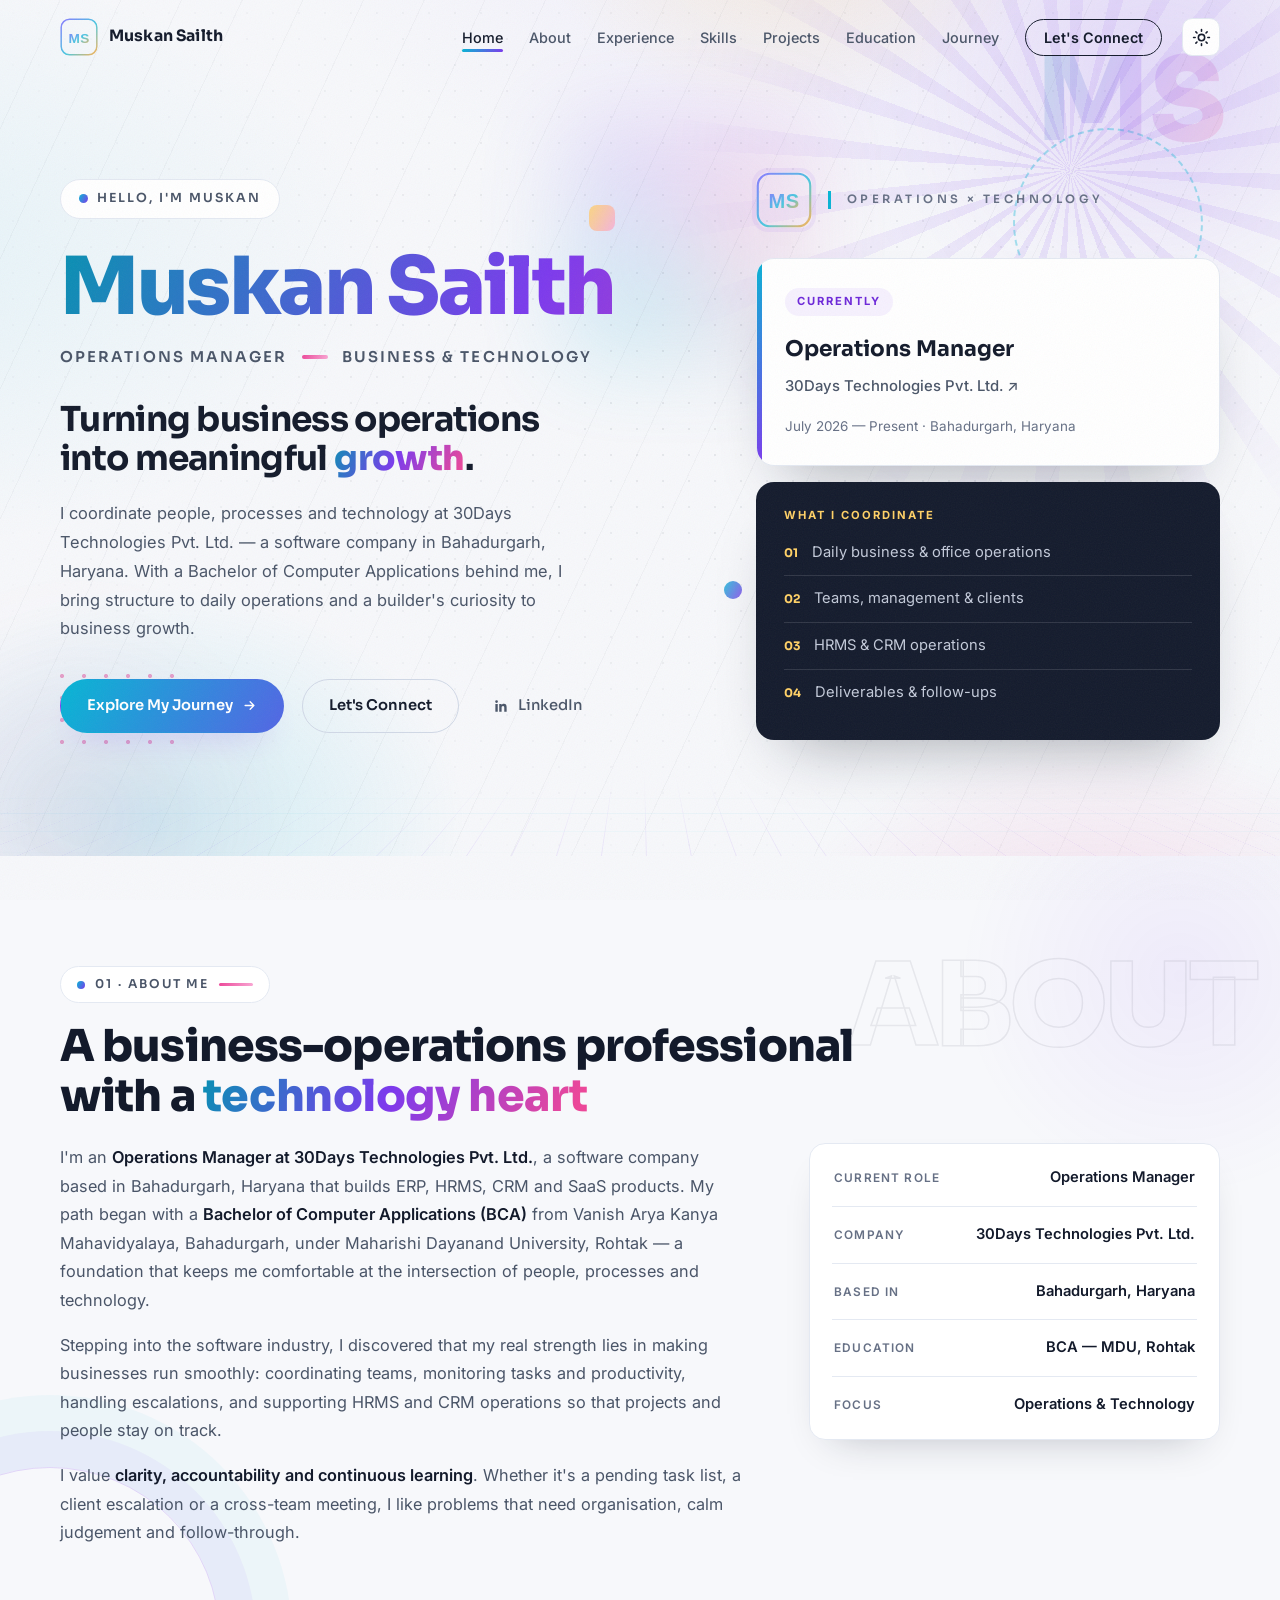
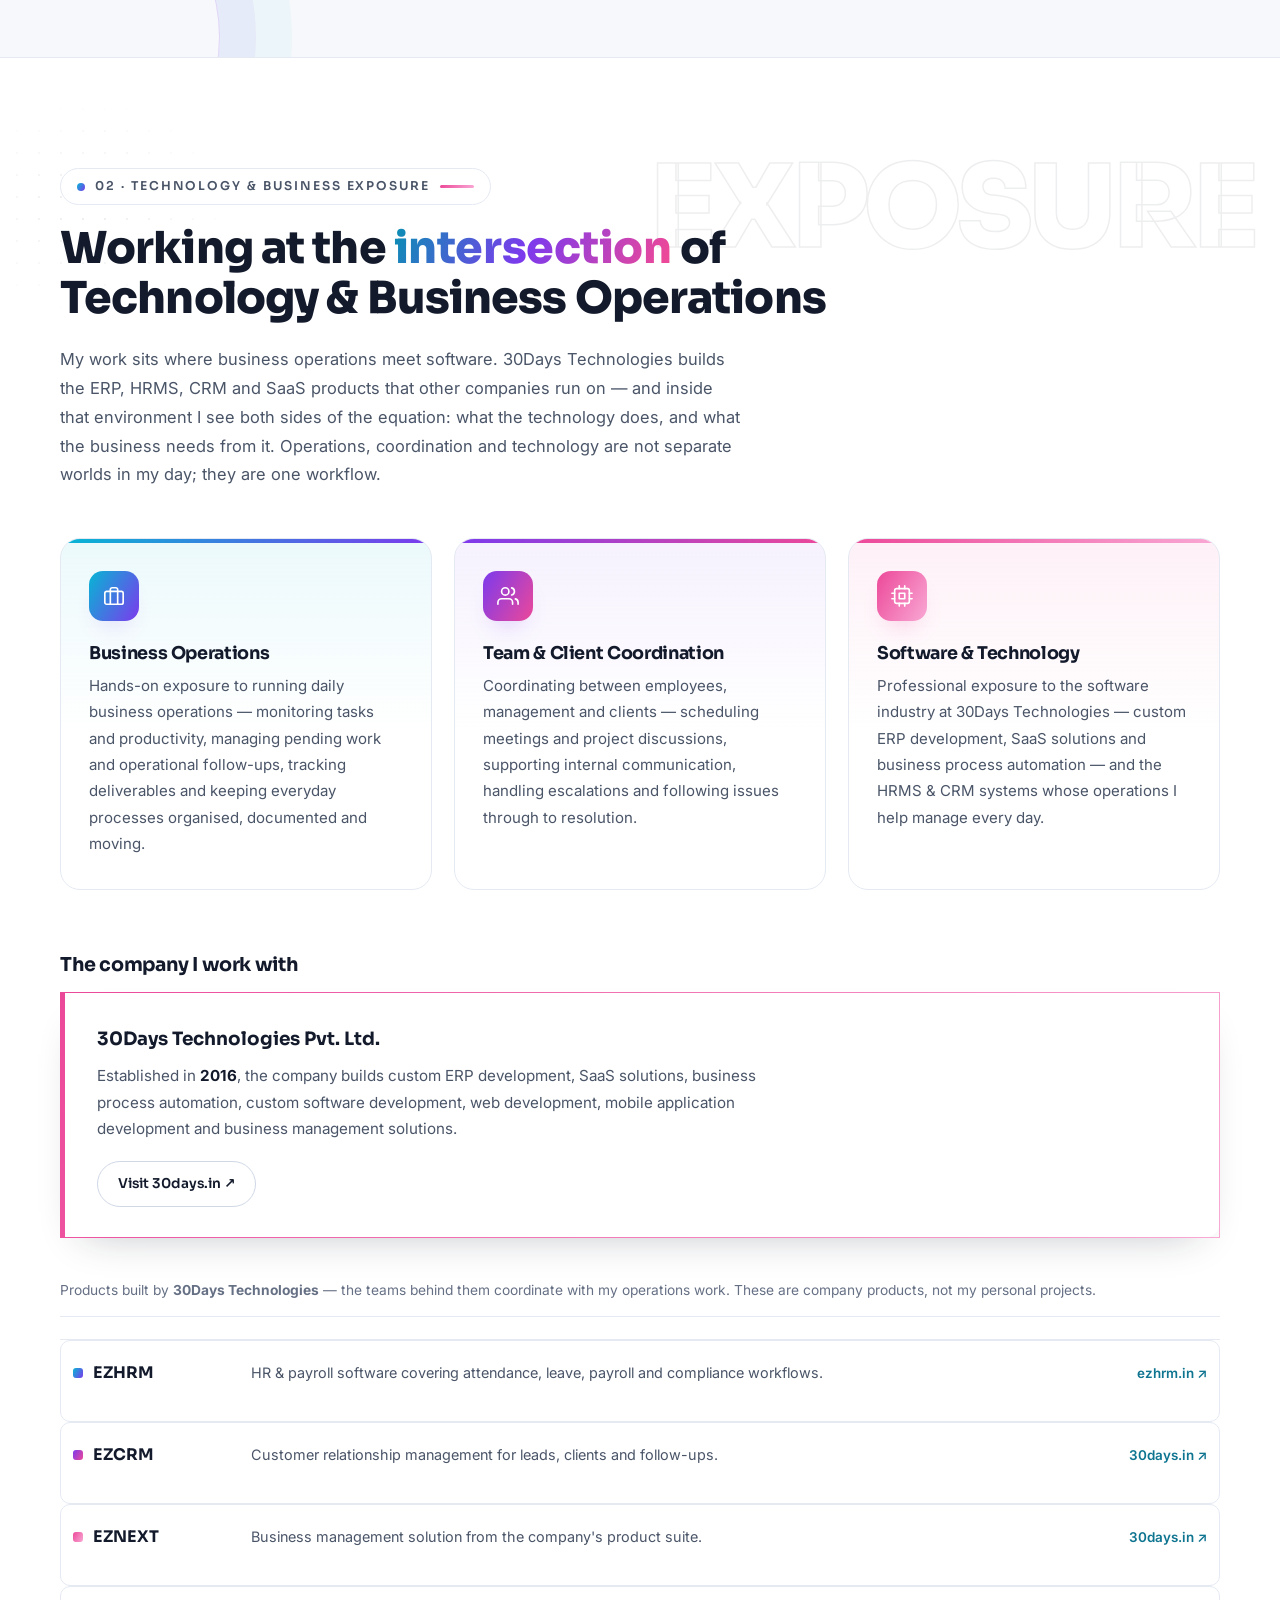
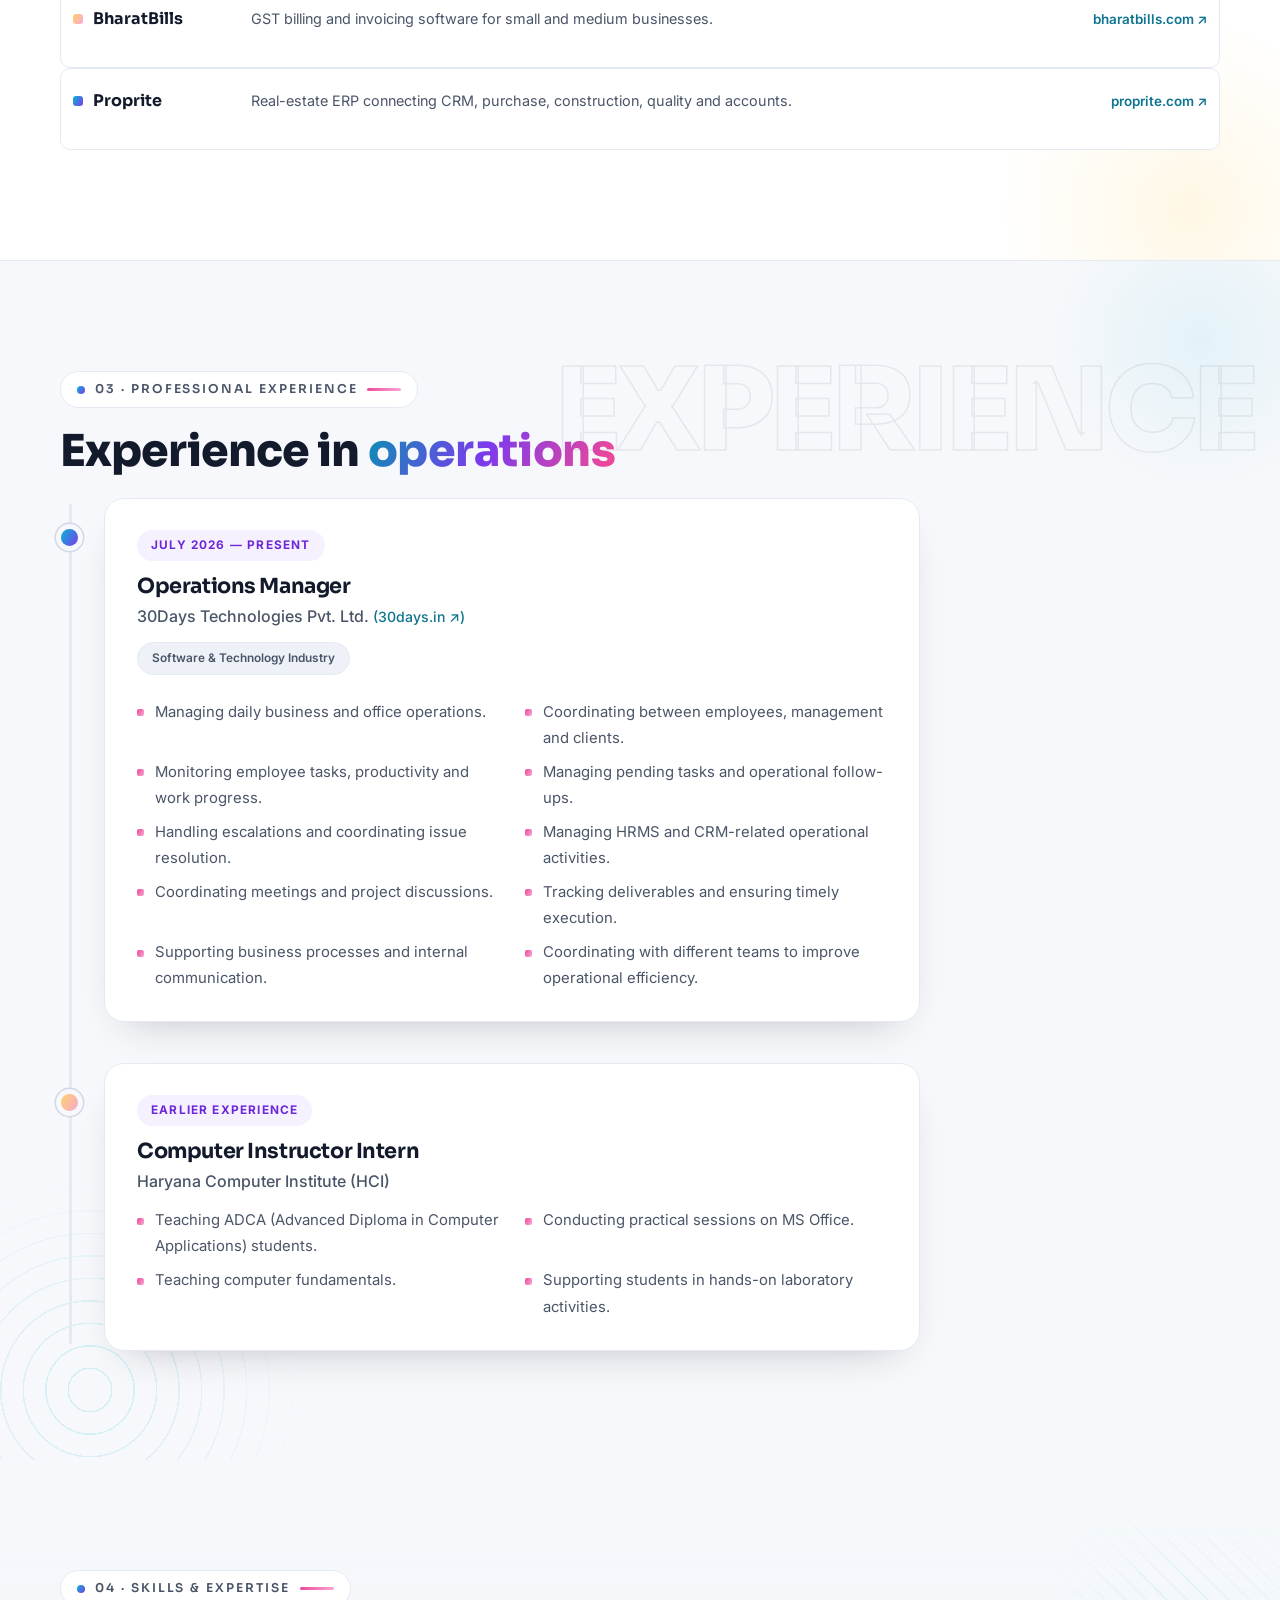
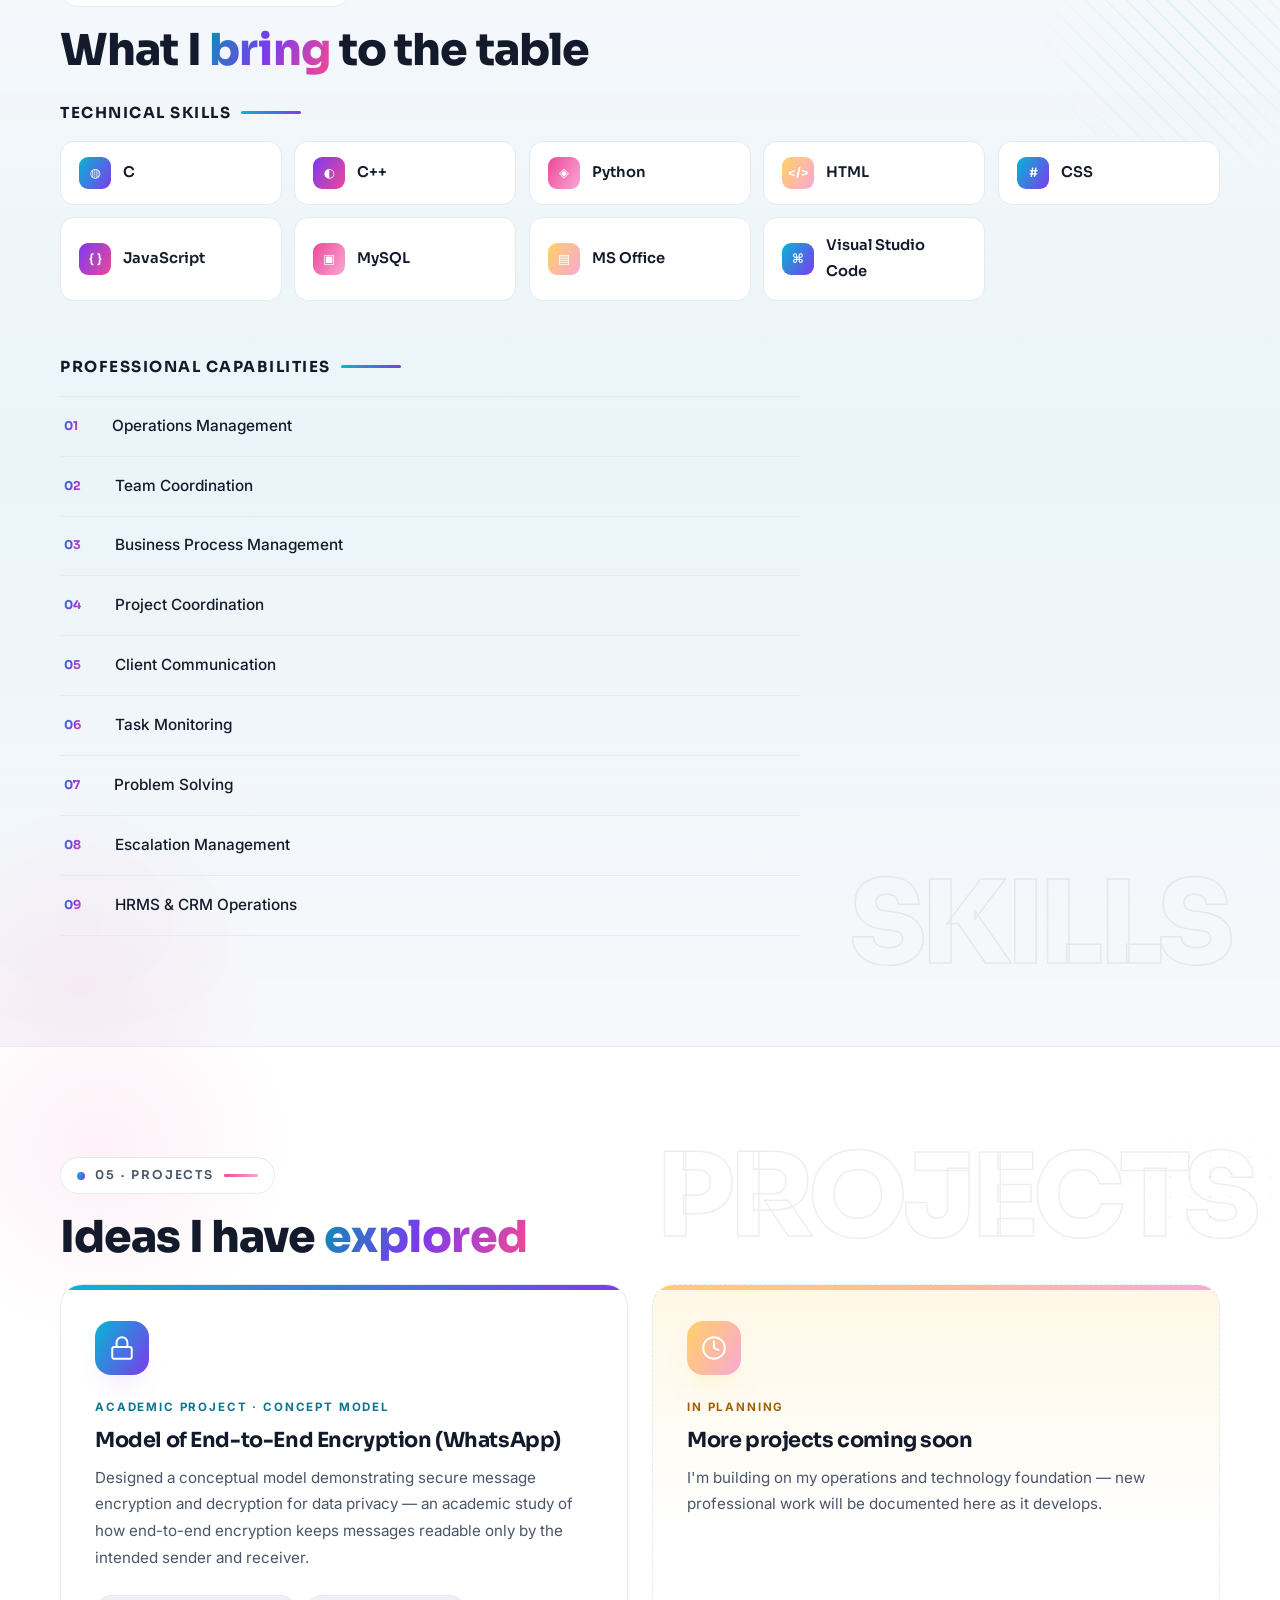
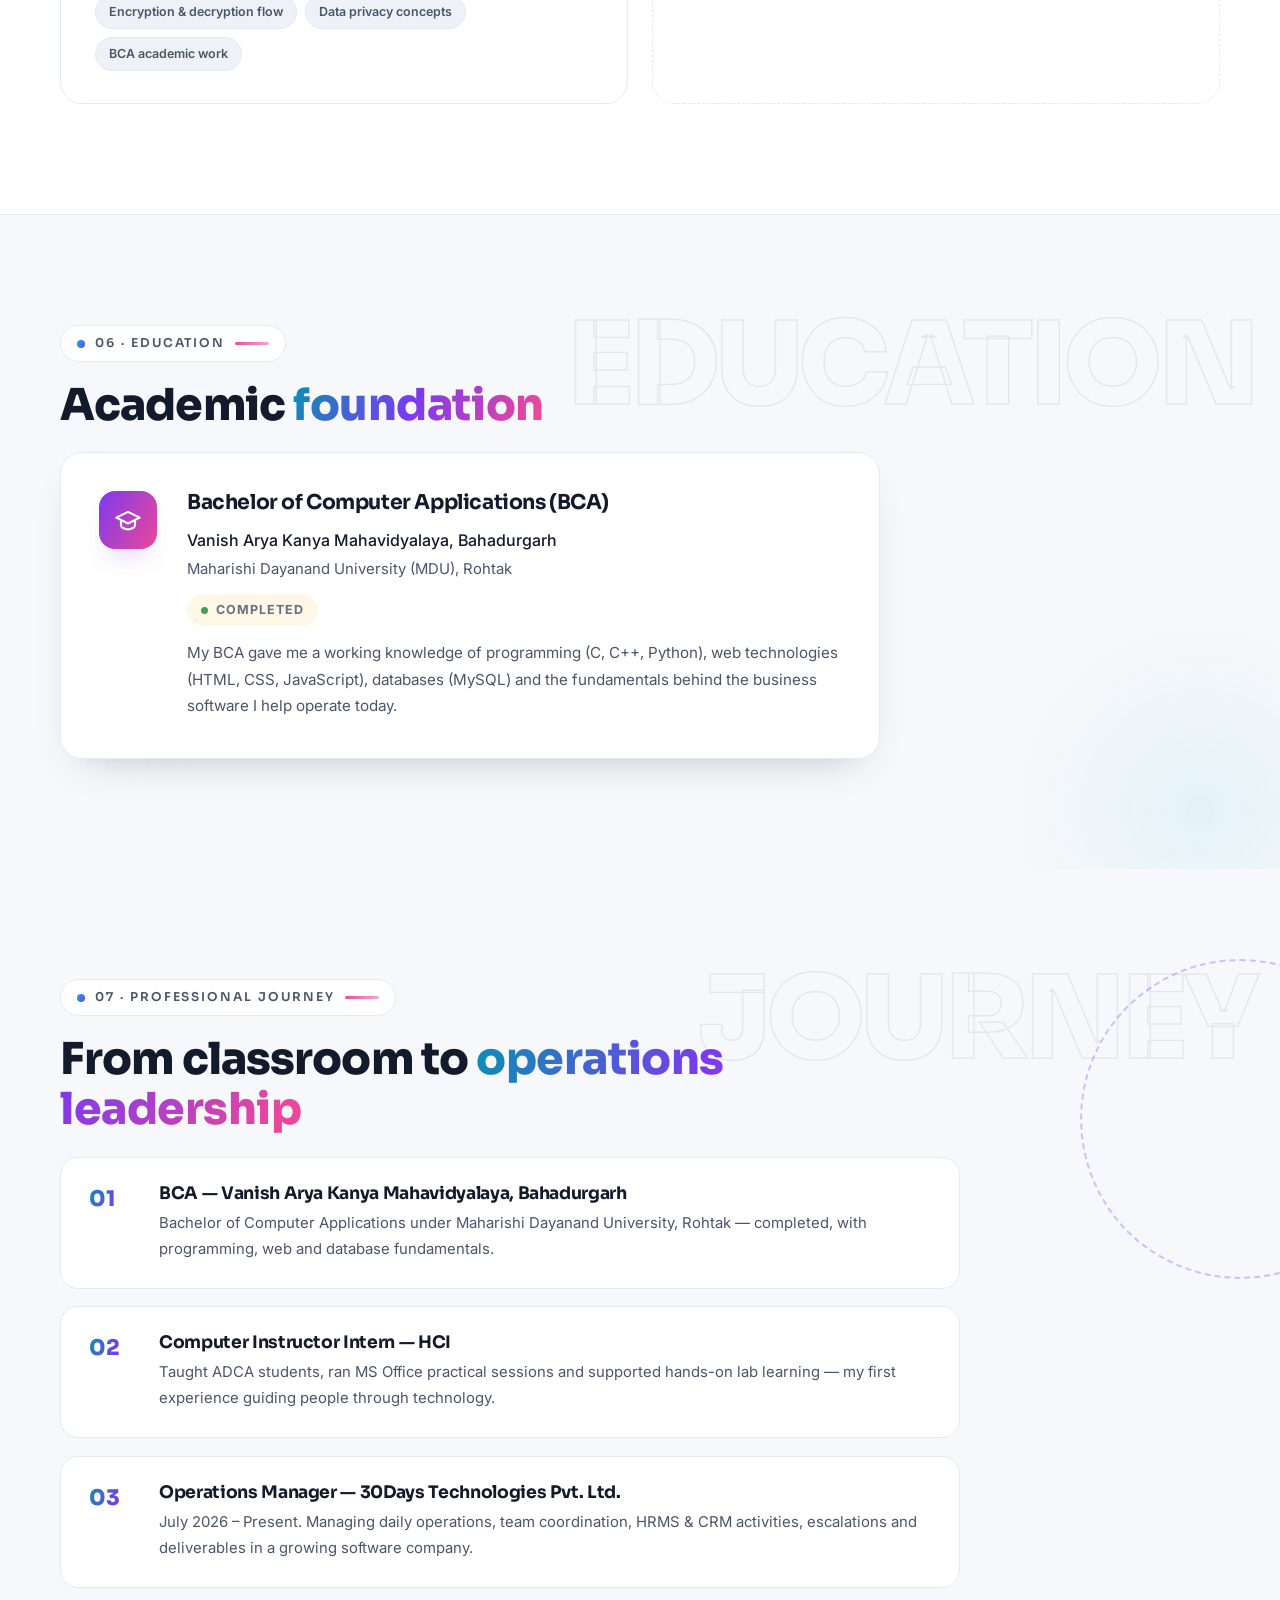
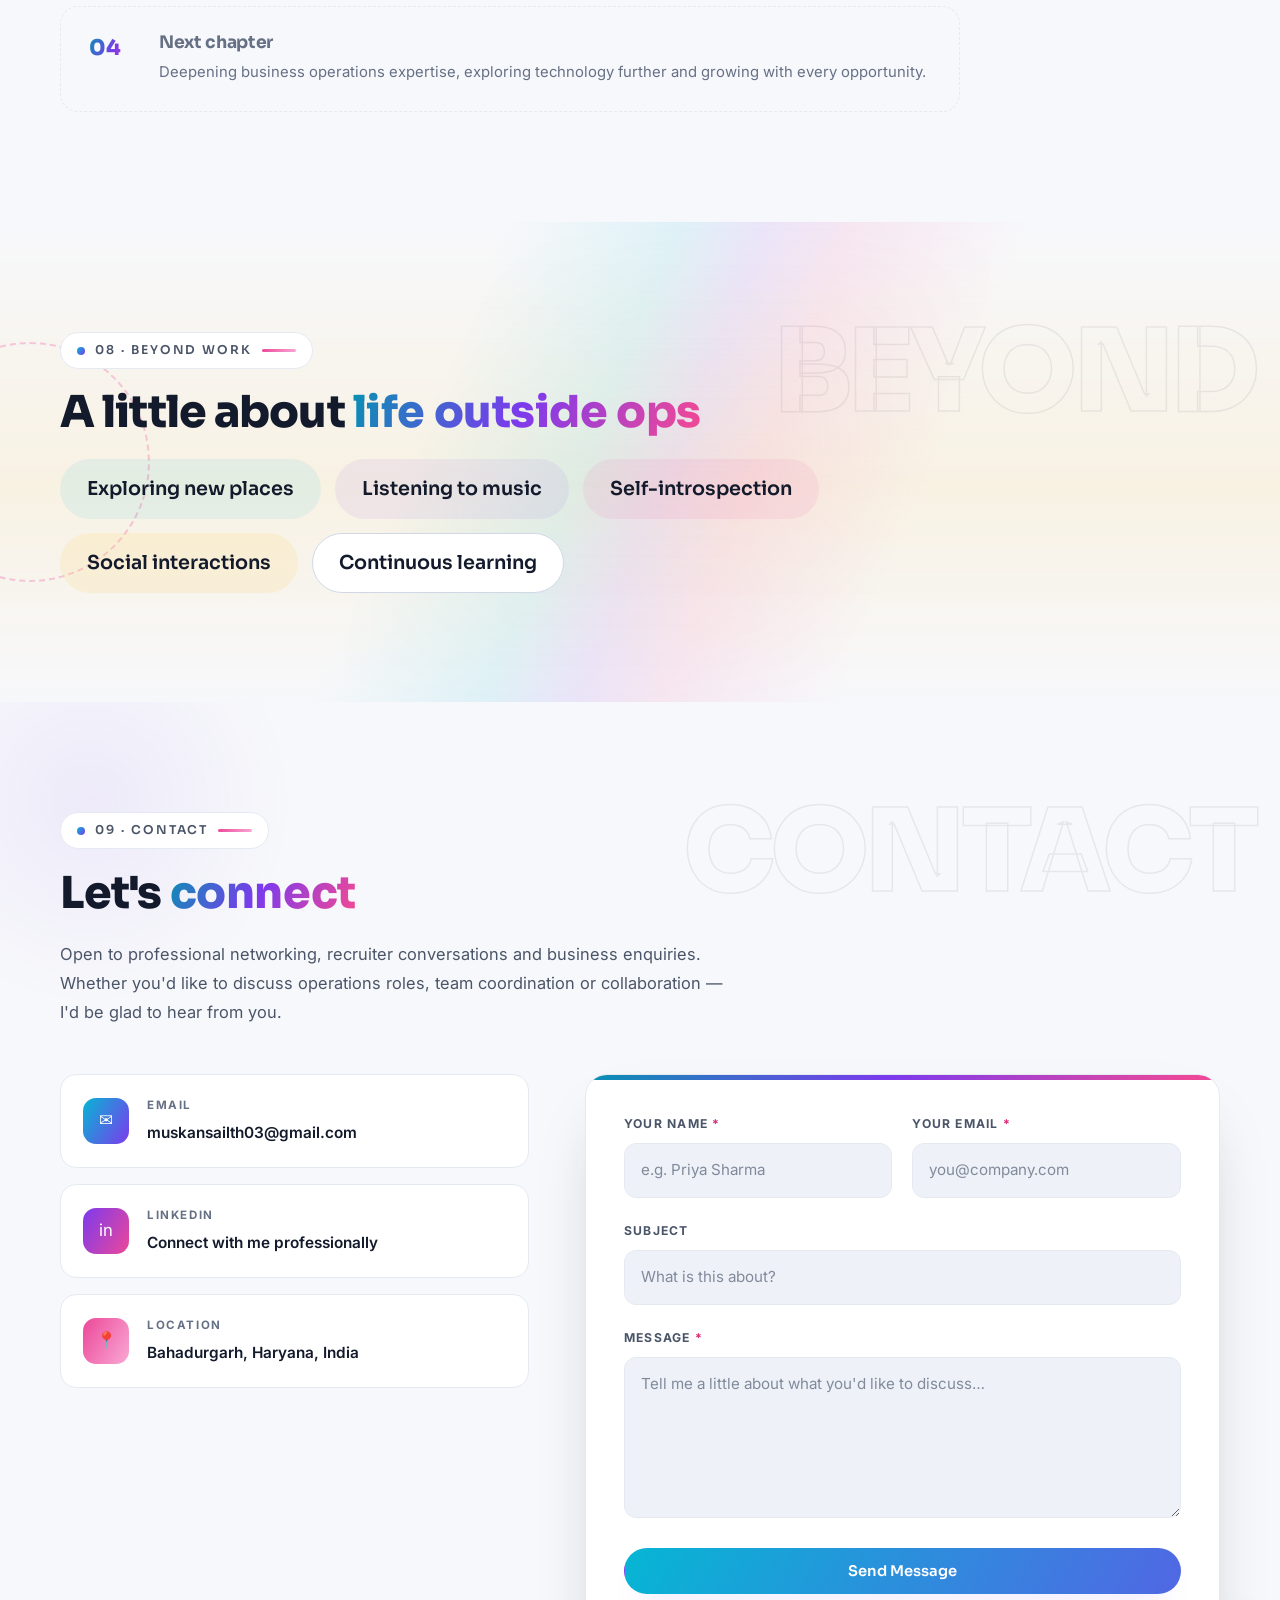
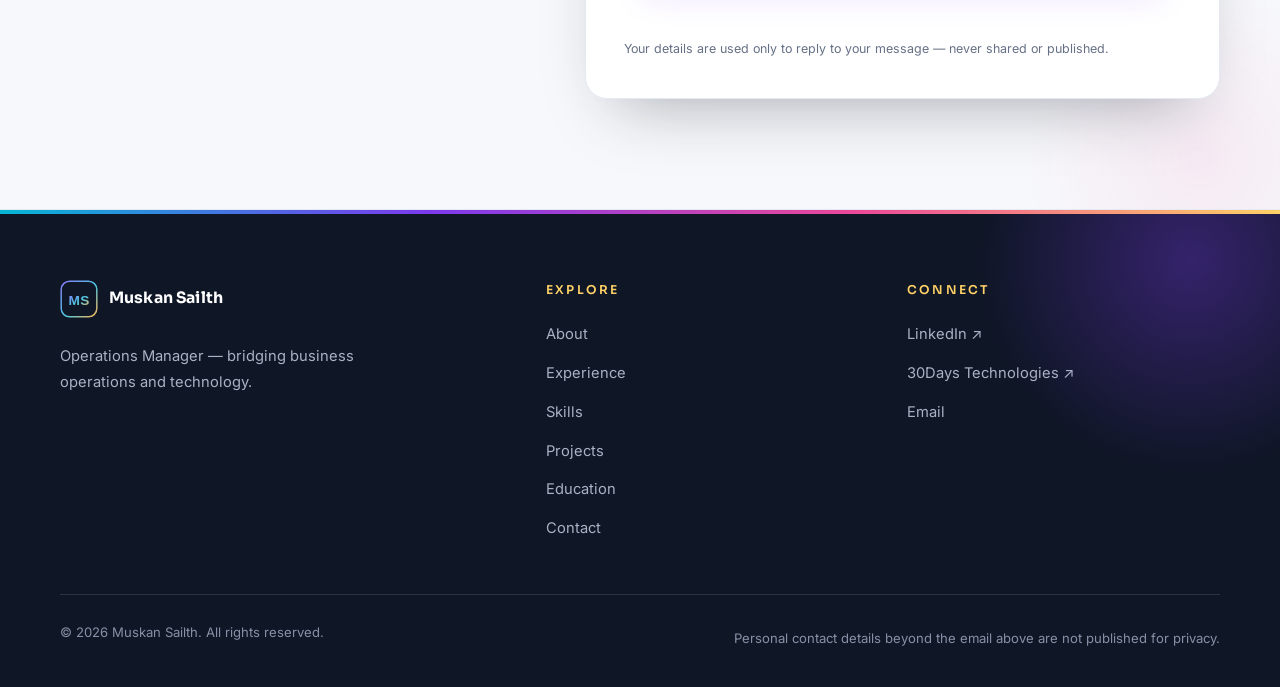
<file: index.html>
<!DOCTYPE html>
<html lang="en" data-theme="light">
<head>
  <meta charset="UTF-8" />
  <meta name="viewport" content="width=device-width, initial-scale=1.0" />

  <!-- ============ PRIMARY SEO ============ -->
  <title>Muskan Sailth | Operations Manager in Bahadurgarh, Haryana</title>
  <meta name="description" content="Muskan Sailth, Operations Manager at 30Days Technologies, Bahadurgarh. Business operations, team coordination, HRMS, CRM &amp; ERP. See my experience &amp; skills." />
  <meta name="keywords" content="Muskan Sailth, Muskan Sailth Portfolio, Muskan Sailth Operations Manager, Muskan Sailth Bahadurgarh, Operations Manager Bahadurgarh, Operations Manager Haryana, Operations Manager India, Business Operations Professional, Operations Management, Business Operations, Business Process Management, Team Coordination, Cross-Functional Coordination, Project Coordination, Client Communication, Escalation Management, Operational Efficiency, Task Monitoring, Process Documentation, HRMS and CRM Operations, ERP and SaaS Operations, Business Process Automation, Business Technology, Technology Professional, SaaS Business Operations, Operations and Administration, BCA Graduate" />
  <meta name="author" content="Muskan Sailth" />
  <meta name="robots" content="index, follow, max-image-preview:large, max-snippet:-1" />
  <meta name="theme-color" content="#F7F8FB" media="(prefers-color-scheme: light)" />
  <meta name="theme-color" content="#0F1218" media="(prefers-color-scheme: dark)" />
  <meta name="color-scheme" content="light dark" />
  <meta name="geo.region" content="IN-HR" />
  <meta name="geo.placename" content="Bahadurgarh, Haryana" />

  <!-- Canonical URL — live on GitHub Pages. If you later buy a custom domain,
       update this tag, og:url, SITE_URL in assets/js/site-config.js,
       sitemap.xml and robots.txt together. -->
  <link rel="canonical" id="canonicalLink" href="https://ms-0003.github.io/" />

  <!-- ============ OPEN GRAPH ============ -->
  <meta property="og:type" content="profile" />
  <meta property="og:site_name" content="Muskan Sailth — Portfolio" />
  <meta property="og:title" content="Muskan Sailth | Operations Manager in Bahadurgarh, Haryana" />
  <meta property="og:description" content="Operations Manager at 30Days Technologies Pvt. Ltd., Bahadurgarh — business operations, team coordination, HRMS, CRM &amp; ERP, with a BCA foundation." />
  <meta property="og:url" id="ogUrl" content="https://ms-0003.github.io/" />
  <meta property="og:image" content="https://ms-0003.github.io/assets/img/og-image-muskan-sailth-light.png" />
  <meta property="og:image:alt" content="Muskan Sailth — Operations Manager and Business Technology Professional" />
  <meta property="og:locale" content="en_IN" />
  <meta property="profile:first_name" content="Muskan" />
  <meta property="profile:last_name" content="Sailth" />

  <!-- ============ TWITTER / X CARD ============ -->
  <meta name="twitter:card" content="summary_large_image" />
  <meta name="twitter:title" content="Muskan Sailth | Operations Manager in Bahadurgarh, Haryana" />
  <meta name="twitter:description" content="Operations Manager at 30Days Technologies Pvt. Ltd., Bahadurgarh — business operations, team coordination, HRMS, CRM &amp; ERP, with a BCA foundation." />
  <meta name="twitter:image" content="https://ms-0003.github.io/assets/img/og-image-muskan-sailth-light.png" />

  <!-- ============ FAVICONS ============ -->
  <link rel="icon" type="image/svg+xml" href="assets/img/favicon.svg" />
  <link rel="apple-touch-icon" href="assets/img/apple-touch-icon-light.png" />
  <link rel="manifest" href="site.webmanifest" />

  <!-- ============ FONTS (preconnected, display=swap) ============ -->
  <link rel="preconnect" href="https://fonts.googleapis.com" />
  <link rel="preconnect" href="https://fonts.gstatic.com" crossorigin />
  <link href="https://fonts.googleapis.com/css2?family=Sora:wght@500;600;700;800&family=Inter:wght@400;500;600&display=swap" rel="stylesheet" />

  <!-- ============ STYLES ============ -->
  <link rel="stylesheet" href="assets/css/style.css" />

  <!-- Analytics verification tags are injected from assets/js/site-config.js -->

  <!-- ============ STRUCTURED DATA (JSON-LD) ============ -->
  <script type="application/ld+json">
  {
    "@context": "https://schema.org",
    "@graph": [
      {
        "@type": "WebSite",
        "@id": "/#website",
        "name": "Muskan Sailth — Operations Manager Portfolio",
        "url": "https://ms-0003.github.io/",
        "inLanguage": "en-IN",
        "publisher": { "@id": "/#muskan-sailth" }
      },
      {
        "@type": "ProfilePage",
        "@id": "/#profilepage",
        "name": "Muskan Sailth — Operations Manager & Business Technology Professional",
        "inLanguage": "en-IN",
        "isPartOf": { "@id": "/#website" },
        "mainEntity": { "@id": "/#muskan-sailth" }
      },
      {
        "@type": "Person",
        "@id": "/#muskan-sailth",
        "name": "Muskan Sailth",
        "givenName": "Muskan",
        "familyName": "Sailth",
        "jobTitle": "Operations Manager",
        "url": "https://ms-0003.github.io/",
        "email": "mailto:muskansailth03@gmail.com",
        "description": "Operations Manager at 30Days Technologies Pvt. Ltd. with a Bachelor of Computer Applications (BCA) background, focused on business operations, team coordination, HRMS and CRM operations and process management.",
        "nationality": { "@type": "Country", "name": "India" },
        "address": {
          "@type": "PostalAddress",
          "addressLocality": "Bahadurgarh",
          "addressRegion": "Haryana",
          "addressCountry": "IN"
        },
        "hasOccupation": {
          "@type": "Occupation",
          "name": "Operations Manager",
          "occupationalCategory": "Operations Management",
          "description": "Coordinates people, processes and technology — including HRMS, CRM and ERP workflows — to support business operations at a software company in Bahadurgarh, Haryana.",
          "skills": [
            "Operations Management",
            "Business Operations",
            "Cross-Functional Coordination",
            "Team Coordination",
            "Operational Efficiency",
            "Process Documentation",
            "Escalation Management",
            "Client Communication",
            "HRMS and CRM Operations",
            "ERP and SaaS Operations",
            "Business Process Automation"
          ]
        },
        "alumniOf": [
          {
            "@type": "CollegeOrUniversity",
            "name": "Vanish Arya Kanya Mahavidyalaya, Bahadurgarh",
            "affiliatedWith": { "@type": "CollegeOrUniversity", "name": "Maharishi Dayanand University, Rohtak" }
          }
        ],
        "worksFor": { "@id": "/#employer" },
        "knowsAbout": [
          "Operations Management",
          "Business Operations",
          "Business Process Management",
          "Operational Efficiency",
          "Cross-Functional Coordination",
          "Process Documentation",
          "Team Coordination",
          "Project Coordination",
          "Client Communication",
          "Escalation Management",
          "Office Administration",
          "HRMS and CRM Operations",
          "ERP and SaaS Operations",
          "Business Process Automation",
          "C (Programming Language)",
          "C++",
          "Python",
          "HTML",
          "CSS",
          "JavaScript",
          "MySQL"
        ],
        "knowsLanguage": ["en", "hi"]
      },
      {
        "@type": "Organization",
        "@id": "/#employer",
        "name": "30Days Technologies Pvt. Ltd.",
        "url": "https://30days.in/",
        "foundingDate": "2016",
        "description": "A software company established in 2016, building custom ERP development, SaaS solutions, business process automation, custom software, web development, mobile application development and business management solutions.",
        "address": {
          "@type": "PostalAddress",
          "addressLocality": "Bahadurgarh",
          "addressRegion": "Haryana",
          "addressCountry": "IN"
        },
        "sameAs": ["https://www.linkedin.com/company/ezhrm-hr-and-payroll-management-software"]
      },
      {
        "@type": "BreadcrumbList",
        "itemListElement": [
          {
            "@type": "ListItem",
            "position": 1,
            "name": "Home",
            "item": "/"
          }
        ]
      }
    ]
  }
  </script>
</head>

<body>
  <!-- ============ PRELOADER ============ -->
  <div class="preloader" id="preloader" aria-hidden="true">
    <div class="preloader__inner">
      <img src="assets/img/favicon.svg" alt="" width="52" height="52" />
      <span class="preloader__bar"><span></span></span>
    </div>
  </div>

  <a class="skip-link" href="#main">Skip to main content</a>

  <!-- Scroll progress indicator -->
  <div class="progress" id="progress" aria-hidden="true"></div>

  <!-- ============ HEADER ============ -->
  <header class="header" id="header">
    <div class="container header__inner">
      <a href="#home" class="brand" aria-label="Muskan Sailth — home">
        <img src="assets/img/ms-monogram.svg" alt="MS monogram of Muskan Sailth" width="38" height="38" class="brand__logo" />
        <span class="brand__name">Muskan&nbsp;Sailth</span>
      </a>

      <nav class="nav" id="nav" aria-label="Primary navigation">
        <ul class="nav__list">
          <li><a class="nav__link" href="#home">Home</a></li>
          <li><a class="nav__link" href="#about">About</a></li>
          <li><a class="nav__link" href="#experience">Experience</a></li>
          <li><a class="nav__link" href="#skills">Skills</a></li>
          <li><a class="nav__link" href="#projects">Projects</a></li>
          <li><a class="nav__link" href="#education">Education</a></li>
          <li><a class="nav__link" href="#journey">Journey</a></li>
          <li><a class="nav__link nav__link--cta" href="#contact">Let's Connect</a></li>
        </ul>
      </nav>

      <div class="header__actions">
        <button class="icon-btn" id="themeToggle" type="button" aria-label="Switch colour theme" title="Switch theme">
          <svg class="icon-sun" xmlns="http://www.w3.org/2000/svg" width="19" height="19" viewBox="0 0 24 24" fill="none" stroke="currentColor" stroke-width="2" stroke-linecap="round" stroke-linejoin="round" aria-hidden="true"><circle cx="12" cy="12" r="4"/><path d="M12 2v2m0 16v2M4.9 4.9l1.4 1.4m11.4 11.4 1.4 1.4M2 12h2m16 0h2M4.9 19.1l1.4-1.4M17.7 6.3l1.4-1.4"/></svg>
          <svg class="icon-moon" xmlns="http://www.w3.org/2000/svg" width="19" height="19" viewBox="0 0 24 24" fill="none" stroke="currentColor" stroke-width="2" stroke-linecap="round" stroke-linejoin="round" aria-hidden="true"><path d="M21 12.8A9 9 0 1 1 11.2 3a7 7 0 0 0 9.8 9.8z"/></svg>
        </button>
        <button class="icon-btn nav__burger" id="navToggle" type="button" aria-label="Open menu" aria-expanded="false" aria-controls="nav">
          <svg xmlns="http://www.w3.org/2000/svg" width="21" height="21" viewBox="0 0 24 24" fill="none" stroke="currentColor" stroke-width="2" stroke-linecap="round" aria-hidden="true"><path d="M3 6h18M3 12h18M3 18h18"/></svg>
        </button>
      </div>
    </div>
  </header>

  <main id="main">
    <!-- ============ HERO ============ -->
    <section class="hero" id="home" aria-label="Introduction">
      <!-- decorative floating composition (non-content, hidden from AT) -->
      <div class="hero__decor" aria-hidden="true">
        <span class="hero__burst"></span>
        <span class="hero__organic"></span>
        <span class="hero__floor"></span>
        <span class="hero__blob hero__blob--1"></span>
        <span class="hero__blob hero__blob--2"></span>
        <span class="hero__ring"></span>
        <span class="hero__dots"></span>
        <span class="hero__chip hero__chip--1"></span>
        <span class="hero__chip hero__chip--2"></span>
      </div>
      <div class="container hero__grid">
        <div class="hero__content">
          <p class="hero__eyebrow reveal">Hello, I'm Muskan</p>
          <h1 class="hero__title reveal">
            <span class="hero__name">Muskan Sailth</span>
            <span class="hero__designation">
              Operations Manager <span class="hero__divider" aria-hidden="true"></span> Business &amp; Technology
            </span>
          </h1>
          <h2 class="hero__headline reveal">
            Turning business operations into meaningful <em class="accent-word">growth</em>.
          </h2>
          <p class="hero__intro reveal">
            I coordinate people, processes and technology at 30Days Technologies Pvt. Ltd. — a software
            company in Bahadurgarh, Haryana. With a Bachelor of Computer Applications behind me, I bring
            structure to daily operations and a builder's curiosity to business growth.
          </p>
          <div class="hero__cta reveal">
            <a class="btn btn--primary" href="#journey">Explore My Journey
              <svg xmlns="http://www.w3.org/2000/svg" width="15" height="15" viewBox="0 0 24 24" fill="none" stroke="currentColor" stroke-width="2.2" stroke-linecap="round" stroke-linejoin="round" aria-hidden="true"><path d="M5 12h14m-6-6 6 6-6 6"/></svg>
            </a>
            <a class="btn btn--ghost" href="#contact">Let's Connect</a>
            <a class="btn btn--linkedin" id="linkedinHero" href="https://www.linkedin.com/in/muskan-sailth" target="_blank" rel="noopener noreferrer" title="LinkedIn profile">
              <svg xmlns="http://www.w3.org/2000/svg" width="16" height="16" viewBox="0 0 24 24" fill="currentColor" aria-hidden="true"><path d="M20.45 20.45h-3.55v-5.57c0-1.33-.03-3.04-1.85-3.04-1.86 0-2.14 1.45-2.14 2.94v5.67H9.35V9h3.41v1.56h.05c.48-.9 1.64-1.85 3.37-1.85 3.6 0 4.27 2.37 4.27 5.46v6.28zM5.34 7.43a2.06 2.06 0 1 1 0-4.12 2.06 2.06 0 0 1 0 4.12zM7.12 20.45H3.55V9h3.57v11.45z"/></svg>
              LinkedIn
            </a>
          </div>
        </div>

        <aside class="hero__visual" aria-label="Career snapshot">
          <span class="hero__watermark" aria-hidden="true">MS</span>
          <div class="hero__brand reveal">
            <img class="hero__monogram" src="assets/img/ms-monogram.svg" alt="MS monogram of Muskan Sailth" width="56" height="56" />
            <p class="hero__vlabel">Operations × Technology</p>
          </div>

          <article class="now-card reveal">
            <p class="now-card__label">Currently</p>
            <p class="now-card__role">Operations Manager</p>
            <p class="now-card__org"><a href="https://30days.in/" target="_blank" rel="noopener noreferrer">30Days Technologies Pvt. Ltd. ↗</a></p>
            <p class="now-card__meta">July 2026 — Present · Bahadurgarh, Haryana</p>
          </article>

          <article class="ops-card reveal">
            <p class="ops-card__label">What I coordinate</p>
            <ol class="ops-card__list">
              <li><span aria-hidden="true">01</span>Daily business &amp; office operations</li>
              <li><span aria-hidden="true">02</span>Teams, management &amp; clients</li>
              <li><span aria-hidden="true">03</span>HRMS &amp; CRM operations</li>
              <li><span aria-hidden="true">04</span>Deliverables &amp; follow-ups</li>
            </ol>
          </article>
        </aside>
      </div>
    </section>

    <!-- ============ ABOUT ============ -->
    <section class="section about" id="about" aria-labelledby="about-title">
      <span class="section__ghost" aria-hidden="true">About</span>
      <div class="container">
        <p class="section__eyebrow reveal">01 · About Me</p>
        <h2 class="section__title reveal" id="about-title">A business-operations professional with a <em class="accent-word">technology heart</em></h2>

        <div class="about__grid">
          <div class="about__text reveal">
            <p>
              I'm an <strong>Operations Manager at 30Days Technologies Pvt. Ltd.</strong>, a software company based in
              Bahadurgarh, Haryana that builds ERP, HRMS, CRM and SaaS products. My path began with a
              <strong>Bachelor of Computer Applications (BCA)</strong> from Vanish Arya Kanya Mahavidyalaya,
              Bahadurgarh, under Maharishi Dayanand University, Rohtak — a foundation that keeps me comfortable
              at the intersection of people, processes and technology.
            </p>
            <p>
              Stepping into the software industry, I discovered that my real strength lies in making businesses
              run smoothly: coordinating teams, monitoring tasks and productivity, handling escalations, and
              supporting HRMS and CRM operations so that projects and people stay on track.
            </p>
            <p>
              I value <strong>clarity, accountability and continuous learning</strong>. Whether it's a pending task
              list, a client escalation or a cross-team meeting, I like problems that need organisation,
              calm judgement and follow-through.
            </p>
          </div>

          <dl class="about__facts reveal">
            <div><dt>Current Role</dt><dd>Operations Manager</dd></div>
            <div><dt>Company</dt><dd>30Days Technologies Pvt. Ltd.</dd></div>
            <div><dt>Based in</dt><dd>Bahadurgarh, Haryana</dd></div>
            <div><dt>Education</dt><dd>BCA — MDU, Rohtak</dd></div>
            <div><dt>Focus</dt><dd>Operations &amp; Technology</dd></div>
          </dl>
        </div>
      </div>
    </section>

    <!-- ============ TECHNOLOGY & BUSINESS EXPOSURE ============ -->
    <section class="section section--tint exposure" id="tech-business" aria-labelledby="exposure-title">
      <span class="section__ghost" aria-hidden="true">Exposure</span>
      <div class="container">
        <p class="section__eyebrow reveal">02 · Technology &amp; Business Exposure</p>
        <h2 class="section__title reveal" id="exposure-title">Working at the <em class="accent-word">intersection</em> of Technology &amp; Business Operations</h2>

        <p class="section__lead reveal">
          My work sits where business operations meet software. 30Days Technologies builds the ERP, HRMS, CRM
          and SaaS products that other companies run on — and inside that environment I see both sides of the
          equation: what the technology does, and what the business needs from it. Operations, coordination and
          technology are not separate worlds in my day; they are one workflow.
        </p>

        <div class="exposure__grid">
          <article class="exposure-card reveal">
            <span class="exposure-card__icon" aria-hidden="true">
              <svg xmlns="http://www.w3.org/2000/svg" width="22" height="22" viewBox="0 0 24 24" fill="none" stroke="currentColor" stroke-width="1.8" stroke-linecap="round" stroke-linejoin="round"><rect x="2" y="7" width="20" height="14" rx="2"/><path d="M16 21V5a2 2 0 0 0-2-2h-4a2 2 0 0 0-2 2v16"/></svg>
            </span>
            <h3>Business Operations</h3>
            <p>
              Hands-on exposure to running daily business operations — monitoring tasks and productivity,
              managing pending work and operational follow-ups, tracking deliverables and keeping everyday
              processes organised, documented and moving.
            </p>
          </article>

          <article class="exposure-card reveal">
            <span class="exposure-card__icon" aria-hidden="true">
              <svg xmlns="http://www.w3.org/2000/svg" width="22" height="22" viewBox="0 0 24 24" fill="none" stroke="currentColor" stroke-width="1.8" stroke-linecap="round" stroke-linejoin="round"><path d="M17 21v-2a4 4 0 0 0-4-4H5a4 4 0 0 0-4 4v2"/><circle cx="9" cy="7" r="4"/><path d="M23 21v-2a4 4 0 0 0-3-3.87M16 3.13a4 4 0 0 1 0 7.75"/></svg>
            </span>
            <h3>Team &amp; Client Coordination</h3>
            <p>
              Coordinating between employees, management and clients — scheduling meetings and project
              discussions, supporting internal communication, handling escalations and following issues
              through to resolution.
            </p>
          </article>

          <article class="exposure-card reveal">
            <span class="exposure-card__icon" aria-hidden="true">
              <svg xmlns="http://www.w3.org/2000/svg" width="22" height="22" viewBox="0 0 24 24" fill="none" stroke="currentColor" stroke-width="1.8" stroke-linecap="round" stroke-linejoin="round"><rect x="4" y="4" width="16" height="16" rx="2"/><rect x="9" y="9" width="6" height="6"/><path d="M9 1v3M15 1v3M9 20v3M15 20v3M1 9h3M1 15h3M20 9h3M20 15h3"/></svg>
            </span>
            <h3>Software &amp; Technology</h3>
            <p>
              Professional exposure to the software industry at 30Days Technologies — custom ERP development,
              SaaS solutions and business process automation — and the HRMS &amp; CRM systems whose operations
              I help manage every day.
            </p>
          </article>
        </div>

        <h3 class="exposure__subtitle reveal">The company I work with</h3>
        <div class="company-banner glass reveal">
          <div>
            <p class="company-banner__name">30Days Technologies Pvt. Ltd.</p>
            <p class="company-banner__desc">
              Established in <strong>2016</strong>, the company builds custom ERP development, SaaS solutions,
              business process automation, custom software development, web development, mobile application
              development and business management solutions.
            </p>
            <a class="btn btn--ghost btn--sm" href="https://30days.in/" target="_blank" rel="noopener noreferrer">Visit 30days.in ↗</a>
          </div>
        </div>

        <p class="exposure__note reveal">
          Products built by <strong>30Days Technologies</strong> — the teams behind them coordinate with my
          operations work. These are company products, not my personal projects.
        </p>
        <ul class="products reveal">
          <li class="product glass">
            <p class="product__name">EZHRM</p>
            <p class="product__desc">HR &amp; payroll software covering attendance, leave, payroll and compliance workflows.</p>
            <a href="https://ezhrm.in/" target="_blank" rel="noopener noreferrer">ezhrm.in ↗</a>
          </li>
          <li class="product glass">
            <p class="product__name">EZCRM</p>
            <p class="product__desc">Customer relationship management for leads, clients and follow-ups.</p>
            <a href="https://30days.in/" target="_blank" rel="noopener noreferrer">30days.in ↗</a>
          </li>
          <li class="product glass">
            <p class="product__name">EZNEXT</p>
            <p class="product__desc">Business management solution from the company's product suite.</p>
            <a href="https://30days.in/" target="_blank" rel="noopener noreferrer">30days.in ↗</a>
          </li>
          <li class="product glass">
            <p class="product__name">BharatBills</p>
            <p class="product__desc">GST billing and invoicing software for small and medium businesses.</p>
            <a href="https://bharatbills.com/" target="_blank" rel="noopener noreferrer">bharatbills.com ↗</a>
          </li>
          <li class="product glass">
            <p class="product__name">Proprite</p>
            <p class="product__desc">Real-estate ERP connecting CRM, purchase, construction, quality and accounts.</p>
            <a href="https://proprite.com/" target="_blank" rel="noopener noreferrer">proprite.com ↗</a>
          </li>
        </ul>
      </div>
    </section>

    <!-- ============ EXPERIENCE ============ -->
    <section class="section experience" id="experience" aria-labelledby="experience-title">
      <span class="section__ghost" aria-hidden="true">Experience</span>
      <div class="container">
        <p class="section__eyebrow reveal">03 · Professional Experience</p>
        <h2 class="section__title reveal" id="experience-title">Experience in <em class="accent-word">operations</em></h2>

        <div class="timeline">
          <span class="timeline__line" aria-hidden="true"></span>
          <article class="timeline__item glass reveal">
            <span class="timeline__dot" aria-hidden="true"></span>
            <p class="timeline__date">July 2026 — Present</p>
            <h3 class="timeline__role">Operations Manager</h3>
            <p class="timeline__org">
              30Days Technologies Pvt. Ltd.
              <a class="timeline__link" href="https://30days.in/" target="_blank" rel="noopener noreferrer">(30days.in ↗)</a>
            </p>
            <p class="timeline__tag">Software &amp; Technology Industry</p>
            <ul class="timeline__duties">
              <li>Managing daily business and office operations.</li>
              <li>Coordinating between employees, management and clients.</li>
              <li>Monitoring employee tasks, productivity and work progress.</li>
              <li>Managing pending tasks and operational follow-ups.</li>
              <li>Handling escalations and coordinating issue resolution.</li>
              <li>Managing HRMS and CRM-related operational activities.</li>
              <li>Coordinating meetings and project discussions.</li>
              <li>Tracking deliverables and ensuring timely execution.</li>
              <li>Supporting business processes and internal communication.</li>
              <li>Coordinating with different teams to improve operational efficiency.</li>
            </ul>
          </article>

          <article class="timeline__item glass reveal">
            <span class="timeline__dot timeline__dot--muted" aria-hidden="true"></span>
            <p class="timeline__date">Earlier Experience</p>
            <h3 class="timeline__role">Computer Instructor Intern</h3>
            <p class="timeline__org">Haryana Computer Institute (HCI)</p>
            <ul class="timeline__duties">
              <li>Teaching ADCA (Advanced Diploma in Computer Applications) students.</li>
              <li>Conducting practical sessions on MS Office.</li>
              <li>Teaching computer fundamentals.</li>
              <li>Supporting students in hands-on laboratory activities.</li>
            </ul>
          </article>
        </div>
      </div>
    </section>

    <!-- ============ SKILLS ============ -->
    <section class="section skills" id="skills" aria-labelledby="skills-title">
      <span class="section__ghost" aria-hidden="true">Skills</span>
      <div class="container">
        <p class="section__eyebrow reveal">04 · Skills &amp; Expertise</p>
        <h2 class="section__title reveal" id="skills-title">What I <em class="accent-word">bring</em> to the table</h2>

        <h3 class="skills__group-title reveal">Technical Skills</h3>
        <ul class="skills__grid">
          <li class="skill glass reveal"><span class="skill__icon" aria-hidden="true">◍</span>C</li>
          <li class="skill glass reveal"><span class="skill__icon" aria-hidden="true">◐</span>C++</li>
          <li class="skill glass reveal"><span class="skill__icon" aria-hidden="true">◈</span>Python</li>
          <li class="skill glass reveal"><span class="skill__icon" aria-hidden="true">&lt;/&gt;</span>HTML</li>
          <li class="skill glass reveal"><span class="skill__icon" aria-hidden="true">#</span>CSS</li>
          <li class="skill glass reveal"><span class="skill__icon" aria-hidden="true">{ }</span>JavaScript</li>
          <li class="skill glass reveal"><span class="skill__icon" aria-hidden="true">▣</span>MySQL</li>
          <li class="skill glass reveal"><span class="skill__icon" aria-hidden="true">▤</span>MS Office</li>
          <li class="skill glass reveal"><span class="skill__icon" aria-hidden="true">⌘</span>Visual Studio Code</li>
        </ul>

        <h3 class="skills__group-title reveal">Professional Capabilities</h3>
        <ul class="skills__grid">
          <li class="skill skill--pro glass reveal">Operations Management</li>
          <li class="skill skill--pro glass reveal">Team Coordination</li>
          <li class="skill skill--pro glass reveal">Business Process Management</li>
          <li class="skill skill--pro glass reveal">Project Coordination</li>
          <li class="skill skill--pro glass reveal">Client Communication</li>
          <li class="skill skill--pro glass reveal">Task Monitoring</li>
          <li class="skill skill--pro glass reveal">Problem Solving</li>
          <li class="skill skill--pro glass reveal">Escalation Management</li>
          <li class="skill skill--pro glass reveal">HRMS &amp; CRM Operations</li>
        </ul>
      </div>
    </section>

    <!-- ============ PROJECTS ============ -->
    <section class="section section--tint projects" id="projects" aria-labelledby="projects-title">
      <span class="section__ghost" aria-hidden="true">Projects</span>
      <div class="container">
        <p class="section__eyebrow reveal">05 · Projects</p>
        <h2 class="section__title reveal" id="projects-title">Ideas I have <em class="accent-word">explored</em></h2>

        <div class="projects__grid">
          <article class="project-card glass reveal">
            <div class="project-card__icon" aria-hidden="true">
              <svg xmlns="http://www.w3.org/2000/svg" width="26" height="26" viewBox="0 0 24 24" fill="none" stroke="currentColor" stroke-width="1.8" stroke-linecap="round" stroke-linejoin="round"><rect x="3" y="11" width="18" height="11" rx="2"/><path d="M7 11V7a5 5 0 0 1 10 0v4"/></svg>
            </div>
            <p class="project-card__tag">Academic Project · Concept Model</p>
            <h3 class="project-card__title">Model of End-to-End Encryption (WhatsApp)</h3>
            <p class="project-card__desc">
              Designed a conceptual model demonstrating secure message encryption and decryption for data privacy —
              an academic study of how end-to-end encryption keeps messages readable only by the intended sender
              and receiver.
            </p>
            <ul class="project-card__meta">
              <li>Encryption &amp; decryption flow</li>
              <li>Data privacy concepts</li>
              <li>BCA academic work</li>
            </ul>
          </article>

          <article class="project-card project-card--soon glass reveal">
            <div class="project-card__icon" aria-hidden="true">
              <svg xmlns="http://www.w3.org/2000/svg" width="26" height="26" viewBox="0 0 24 24" fill="none" stroke="currentColor" stroke-width="1.8" stroke-linecap="round" stroke-linejoin="round"><circle cx="12" cy="12" r="10"/><path d="M12 6v6l4 2"/></svg>
            </div>
            <p class="project-card__tag">In Planning</p>
            <h3 class="project-card__title">More projects coming soon</h3>
            <p class="project-card__desc">
              I'm building on my operations and technology foundation — new professional work will be documented
              here as it develops.
            </p>
          </article>
        </div>
      </div>
    </section>

    <!-- ============ EDUCATION ============ -->
    <section class="section education" id="education" aria-labelledby="education-title">
      <span class="section__ghost" aria-hidden="true">Education</span>
      <div class="container">
        <p class="section__eyebrow reveal">06 · Education</p>
        <h2 class="section__title reveal" id="education-title">Academic <em class="accent-word">foundation</em></h2>

        <article class="edu-card glass reveal">
          <div class="edu-card__icon" aria-hidden="true">
            <svg xmlns="http://www.w3.org/2000/svg" width="28" height="28" viewBox="0 0 24 24" fill="none" stroke="currentColor" stroke-width="1.8" stroke-linecap="round" stroke-linejoin="round"><path d="M22 10 12 5 2 10l10 5 10-5z"/><path d="M6 12v5c0 1 2.7 3 6 3s6-2 6-3v-5"/></svg>
          </div>
          <div class="edu-card__body">
            <h3>Bachelor of Computer Applications (BCA)</h3>
            <p class="edu-card__inst">Vanish Arya Kanya Mahavidyalaya, Bahadurgarh</p>
            <p class="edu-card__uni">Maharishi Dayanand University (MDU), Rohtak</p>
            <p class="edu-card__status"><span class="dot"></span>Completed</p>
            <p class="edu-card__desc">
              My BCA gave me a working knowledge of programming (C, C++, Python), web technologies
              (HTML, CSS, JavaScript), databases (MySQL) and the fundamentals behind the business software
              I help operate today.
            </p>
          </div>
        </article>
      </div>
    </section>

    <!-- ============ PROFESSIONAL JOURNEY ============ -->
    <section class="section journey" id="journey" aria-labelledby="journey-title">
      <span class="section__ghost" aria-hidden="true">Journey</span>
      <div class="container">
        <p class="section__eyebrow reveal">07 · Professional Journey</p>
        <h2 class="section__title reveal" id="journey-title">From classroom to <em class="accent-word">operations leadership</em></h2>

        <ol class="journey__steps">
          <li class="journey__step glass reveal">
            <span class="journey__num" aria-hidden="true">01</span>
            <div>
              <h3>BCA — Vanish Arya Kanya Mahavidyalaya, Bahadurgarh</h3>
              <p>Bachelor of Computer Applications under Maharishi Dayanand University, Rohtak — completed, with programming, web and database fundamentals.</p>
            </div>
          </li>
          <li class="journey__step glass reveal">
            <span class="journey__num" aria-hidden="true">02</span>
            <div>
              <h3>Computer Instructor Intern — HCI</h3>
              <p>Taught ADCA students, ran MS Office practical sessions and supported hands-on lab learning — my first experience guiding people through technology.</p>
            </div>
          </li>
          <li class="journey__step glass reveal">
            <span class="journey__num" aria-hidden="true">03</span>
            <div>
              <h3>Operations Manager — 30Days Technologies Pvt. Ltd.</h3>
              <p>July 2026 – Present. Managing daily operations, team coordination, HRMS &amp; CRM activities, escalations and deliverables in a growing software company.</p>
            </div>
          </li>
          <li class="journey__step journey__step--future glass reveal">
            <span class="journey__num" aria-hidden="true">04</span>
            <div>
              <h3>Next chapter</h3>
              <p>Deepening business operations expertise, exploring technology further and growing with every opportunity.</p>
            </div>
          </li>
        </ol>
      </div>
    </section>

    <!-- ============ BEYOND WORK ============ -->
    <section class="section beyond" id="beyond" aria-labelledby="beyond-title">
      <span class="section__ghost" aria-hidden="true">Beyond</span>
      <div class="container">
        <p class="section__eyebrow reveal">08 · Beyond Work</p>
        <h2 class="section__title reveal" id="beyond-title">A little about <em class="accent-word">life outside ops</em></h2>

        <ul class="beyond__list">
          <li class="reveal">Exploring new places</li>
          <li class="reveal">Listening to music</li>
          <li class="reveal">Self-introspection</li>
          <li class="reveal">Social interactions</li>
          <li class="reveal">Continuous learning</li>
        </ul>
      </div>
    </section>

    <!-- ============ CONTACT ============ -->
    <section class="section contact" id="contact" aria-labelledby="contact-title">
      <span class="section__ghost" aria-hidden="true">Contact</span>
      <div class="container">
        <p class="section__eyebrow reveal">09 · Contact</p>
        <h2 class="section__title reveal" id="contact-title">Let's <em class="accent-word">connect</em></h2>
        <p class="section__lead reveal">
          Open to professional networking, recruiter conversations and business enquiries. Whether you'd like to
          discuss operations roles, team coordination or collaboration — I'd be glad to hear from you.
        </p>

        <div class="contact__grid">
          <div class="contact__cards">
            <a class="contact-card glass reveal" id="emailCard" href="mailto:muskansailth03@gmail.com">
              <span class="contact-card__icon" aria-hidden="true">✉</span>
              <span class="contact-card__body">
                <span class="contact-card__label">Email</span>
                <span class="contact-card__value" id="emailValue">muskansailth03@gmail.com</span>
              </span>
            </a>
            <a class="contact-card glass reveal" id="linkedinCard" href="https://www.linkedin.com/in/muskan-sailth" target="_blank" rel="noopener noreferrer">
              <span class="contact-card__icon" aria-hidden="true">in</span>
              <span class="contact-card__body">
                <span class="contact-card__label">LinkedIn</span>
                <span class="contact-card__value">Connect with me professionally</span>
              </span>
            </a>
            <div class="contact-card glass reveal">
              <span class="contact-card__icon" aria-hidden="true">📍</span>
              <span class="contact-card__body">
                <span class="contact-card__label">Location</span>
                <span class="contact-card__value">Bahadurgarh, Haryana, India</span>
              </span>
            </div>
          </div>

          <form class="contact__form glass reveal" id="contactForm" novalidate>
            <div class="form-row">
              <div class="form-field">
                <label for="cf-name">Your name <span aria-hidden="true">*</span></label>
                <input type="text" id="cf-name" name="name" autocomplete="name" required minlength="2" maxlength="100" placeholder="e.g. Priya Sharma" />
                <p class="form-error" id="cf-name-error" role="alert" hidden>Please enter your name.</p>
              </div>
              <div class="form-field">
                <label for="cf-email">Your email <span aria-hidden="true">*</span></label>
                <input type="email" id="cf-email" name="email" autocomplete="email" required maxlength="120" placeholder="you@company.com" />
                <p class="form-error" id="cf-email-error" role="alert" hidden>Please enter a valid email address.</p>
              </div>
            </div>
            <div class="form-field">
              <label for="cf-subject">Subject</label>
              <input type="text" id="cf-subject" name="subject" maxlength="120" placeholder="What is this about?" />
            </div>
            <div class="form-field">
              <label for="cf-message">Message <span aria-hidden="true">*</span></label>
              <textarea id="cf-message" name="message" rows="5" required minlength="10" maxlength="2000" placeholder="Tell me a little about what you'd like to discuss…"></textarea>
              <p class="form-error" id="cf-message-error" role="alert" hidden>Please write a message of at least 10 characters.</p>
            </div>
            <button type="submit" class="btn btn--primary btn--full" id="cf-submit">Send Message</button>
            <p class="form-status" id="formStatus" role="status" aria-live="polite"></p>
            <p class="form-privacy">Your details are used only to reply to your message — never shared or published.</p>
          </form>
        </div>
      </div>
    </section>
  </main>

  <!-- ============ FOOTER ============ -->
  <footer class="footer">
    <div class="container footer__grid">
      <div class="footer__brand">
        <a href="#home" class="brand" aria-label="Muskan Sailth — back to top">
          <img src="assets/img/ms-monogram.svg" alt="MS monogram of Muskan Sailth" width="38" height="38" class="brand__logo" />
          <span class="brand__name">Muskan&nbsp;Sailth</span>
        </a>
        <p>Operations Manager — bridging business operations and technology.</p>
      </div>
      <nav class="footer__nav" aria-label="Footer navigation">
        <p class="footer__heading">Explore</p>
        <ul>
          <li><a href="#about">About</a></li>
          <li><a href="#experience">Experience</a></li>
          <li><a href="#skills">Skills</a></li>
          <li><a href="#projects">Projects</a></li>
          <li><a href="#education">Education</a></li>
          <li><a href="#contact">Contact</a></li>
        </ul>
      </nav>
      <div class="footer__connect">
        <p class="footer__heading">Connect</p>
        <ul>
          <li><a id="linkedinFooter" href="https://www.linkedin.com/in/muskan-sailth" target="_blank" rel="noopener noreferrer">LinkedIn ↗</a></li>
          <li><a href="https://30days.in/" target="_blank" rel="noopener noreferrer">30Days Technologies ↗</a></li>
          <li><a id="emailFooter" href="mailto:muskansailth03@gmail.com">Email</a></li>
        </ul>
      </div>
    </div>
    <div class="container footer__bottom">
      <p>© <span id="year">2026</span> Muskan Sailth. All rights reserved.</p>
      <p class="footer__privacy-note">Personal contact details beyond the email above are not published for privacy.</p>
    </div>
  </footer>

  <button class="to-top" id="toTop" type="button" aria-label="Back to top" hidden>
    <svg xmlns="http://www.w3.org/2000/svg" width="18" height="18" viewBox="0 0 24 24" fill="none" stroke="currentColor" stroke-width="2.2" stroke-linecap="round" stroke-linejoin="round" aria-hidden="true"><path d="M12 19V5m-6 6 6-6 6 6"/></svg>
  </button>

  <script src="assets/js/site-config.js"></script>
  <script src="assets/js/main.js"></script>
</body>
</html>
</file>
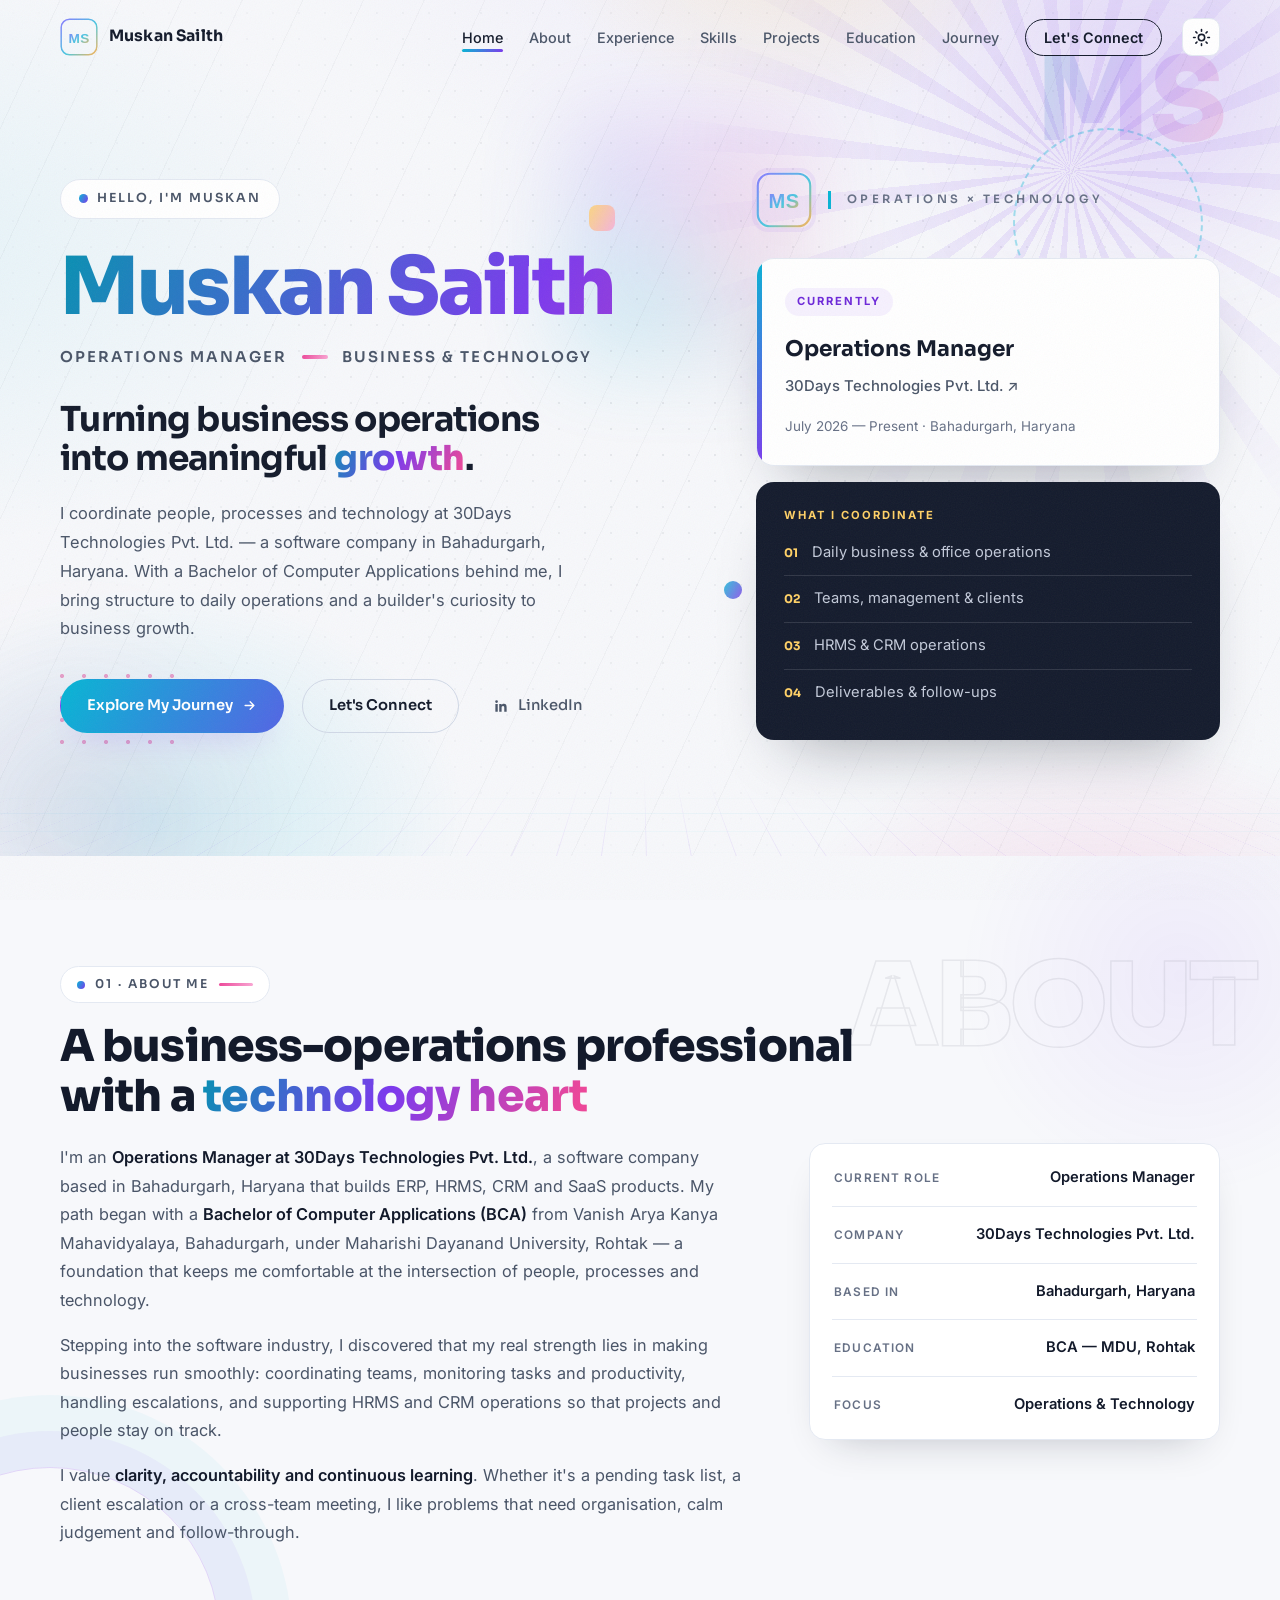
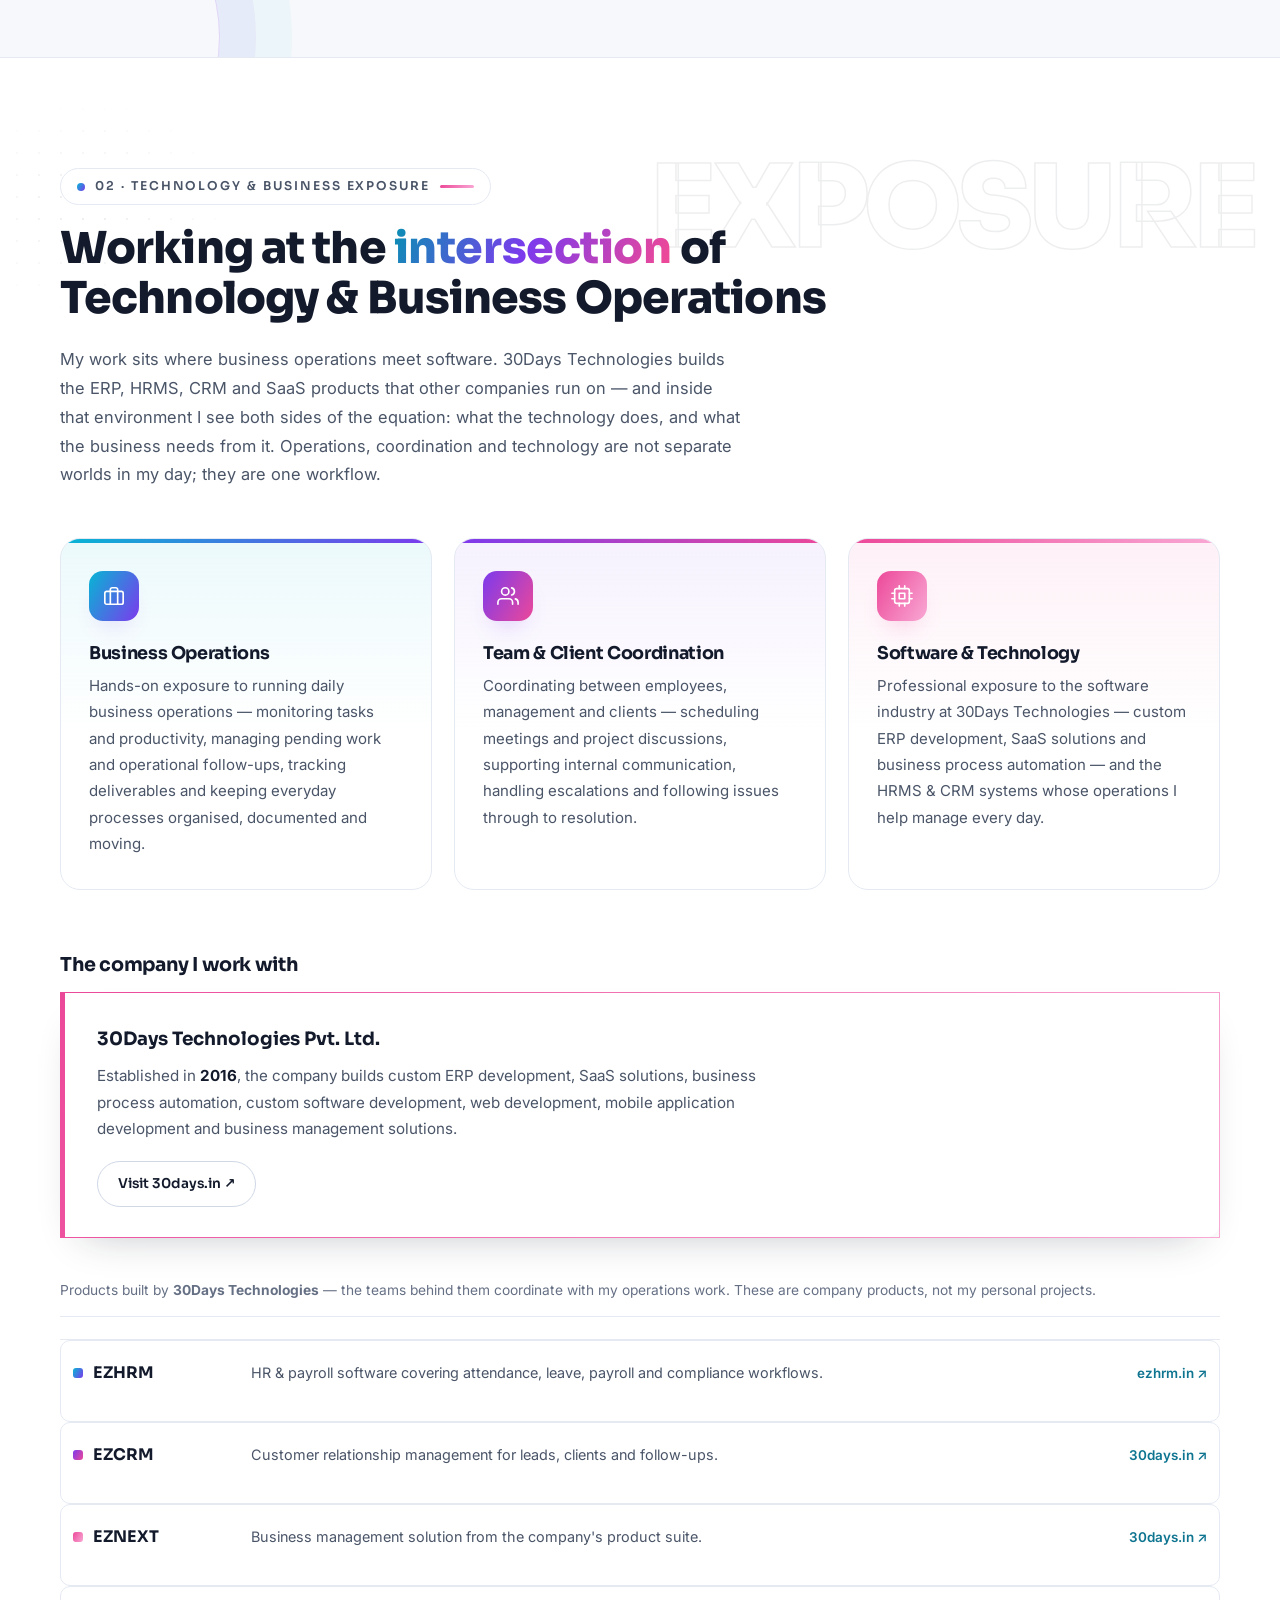
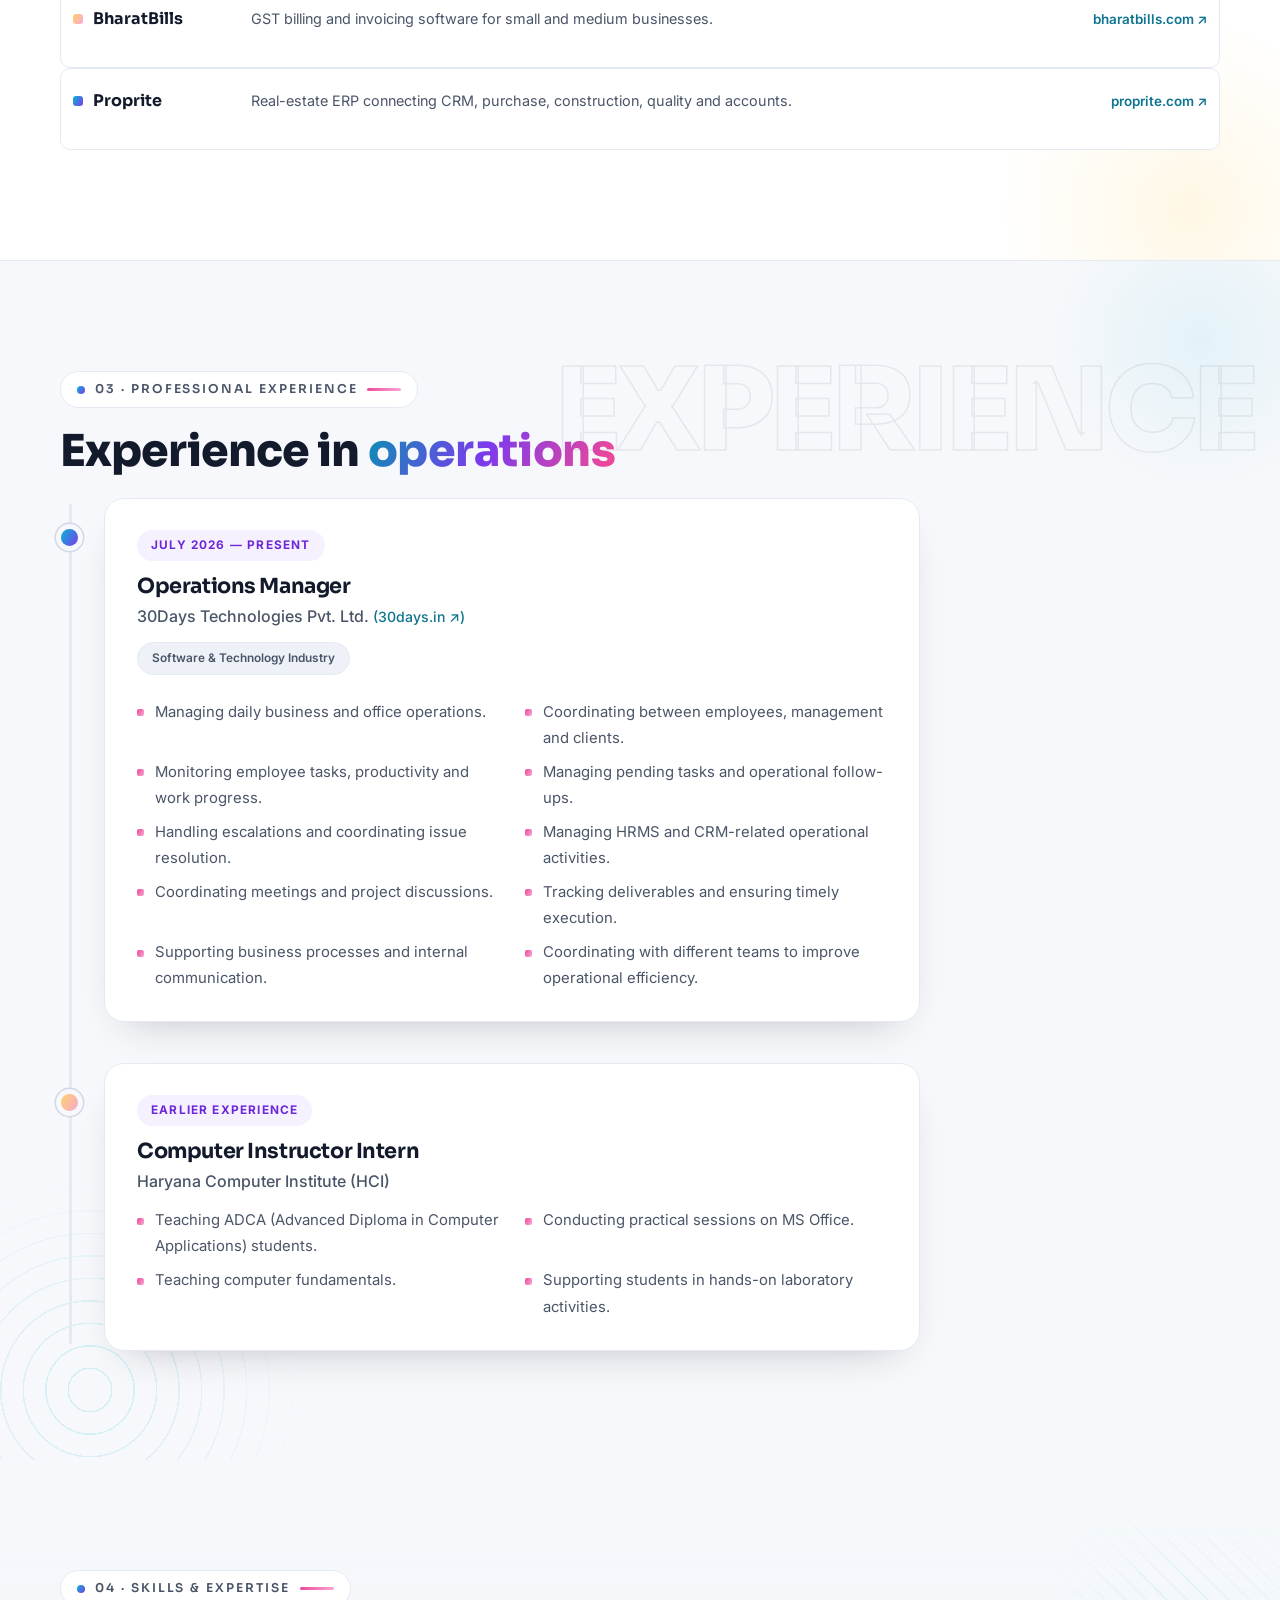
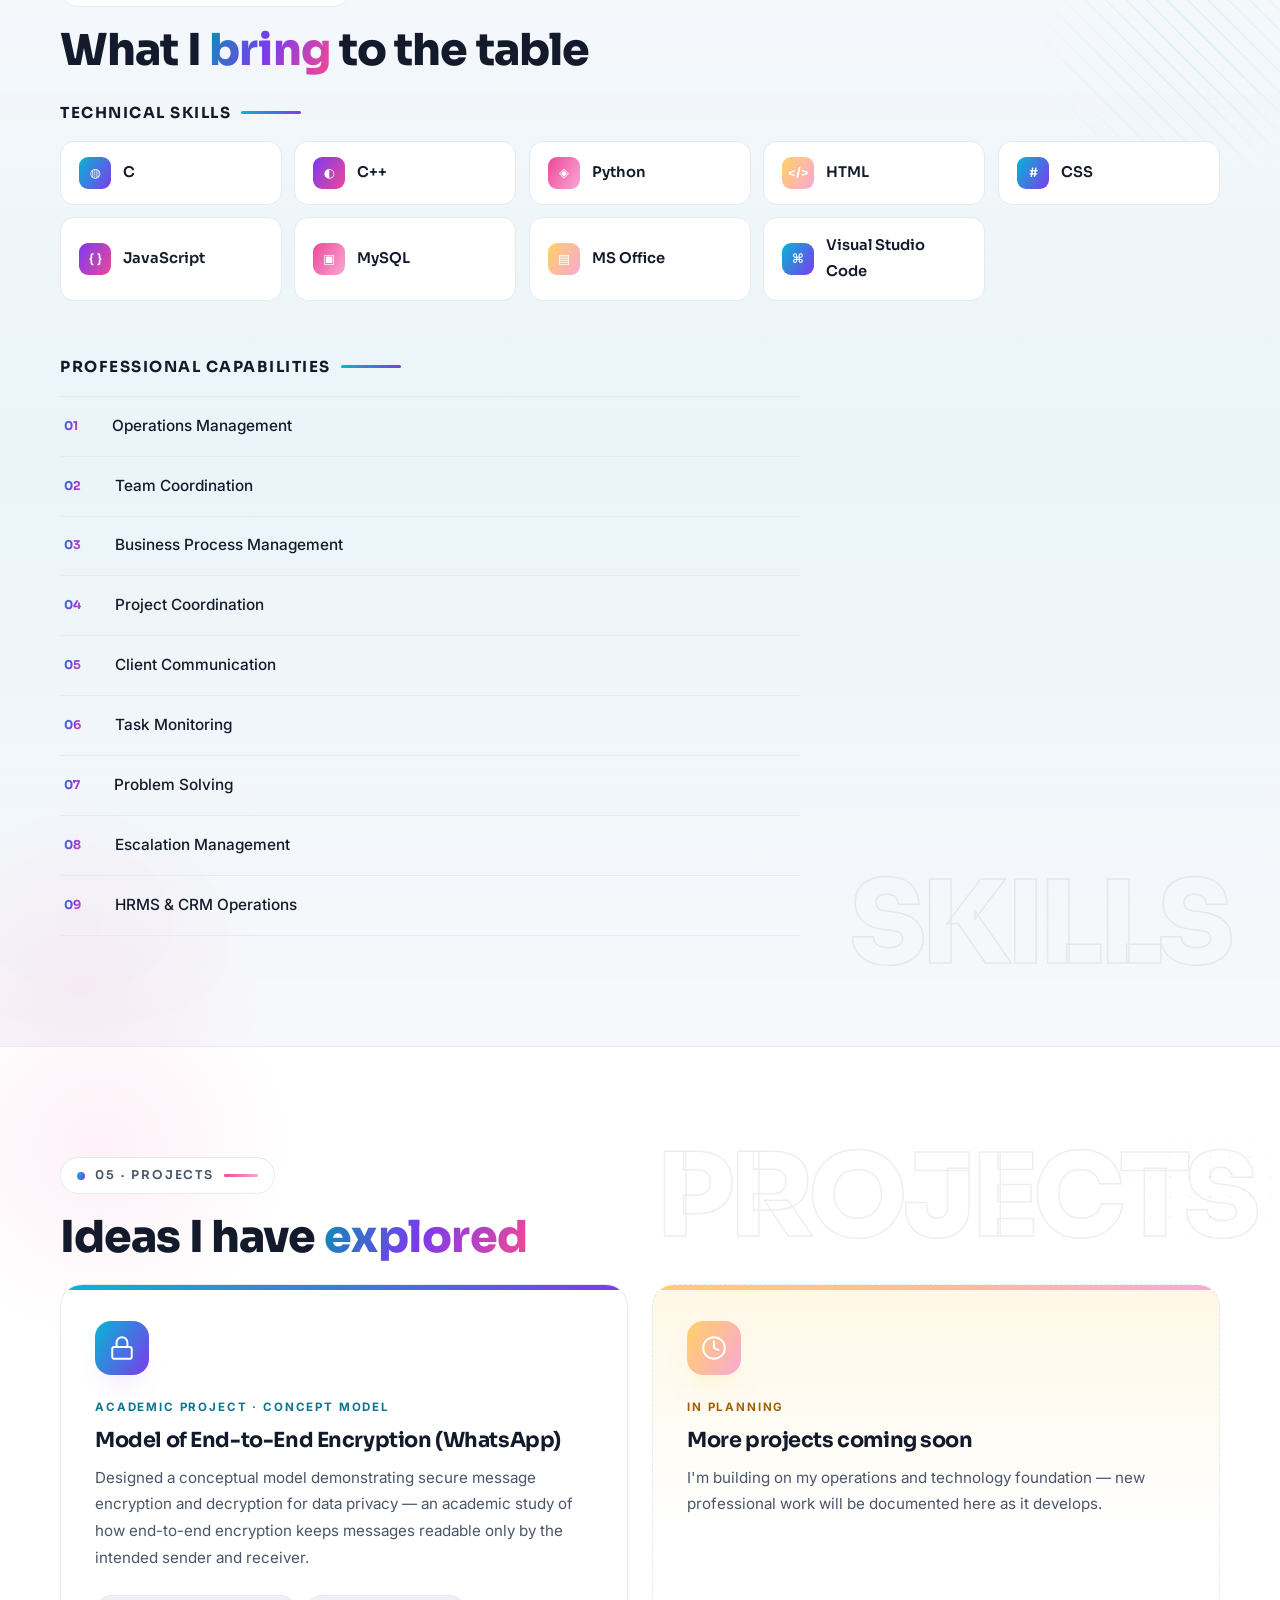
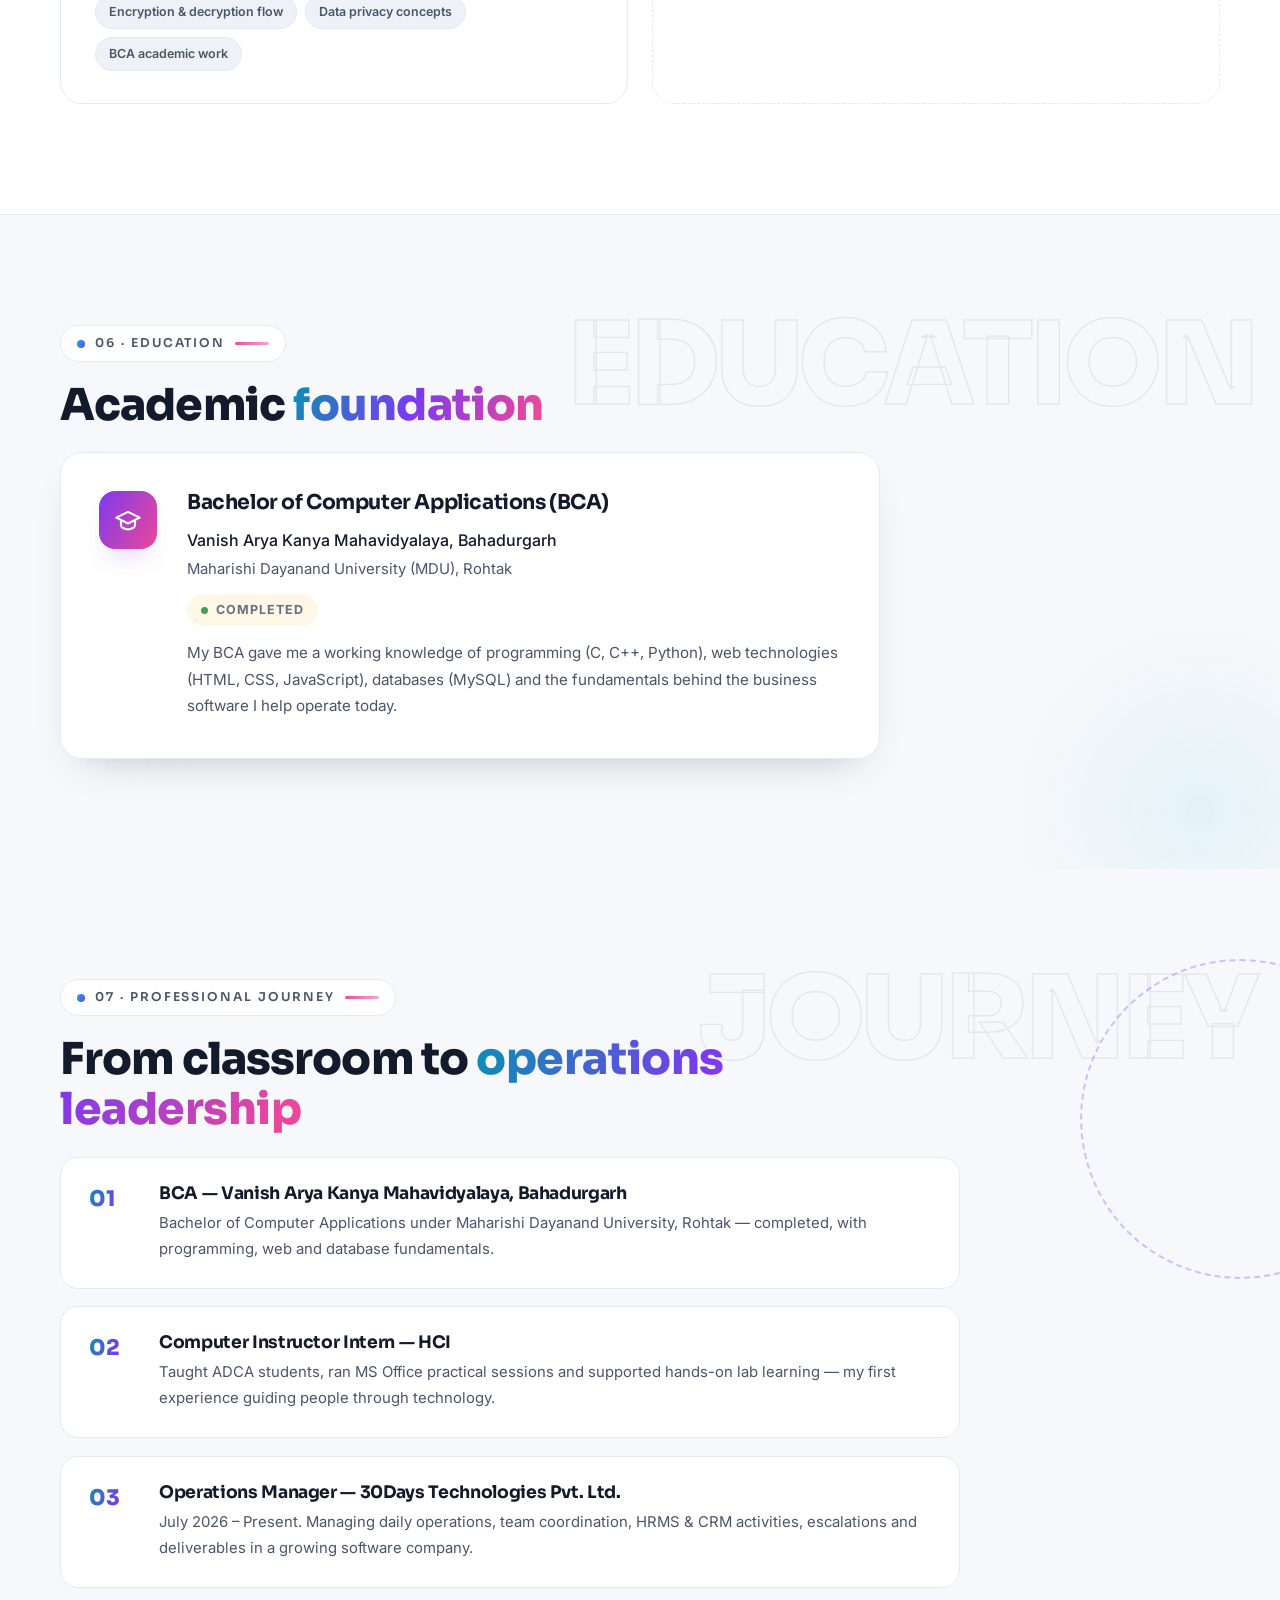
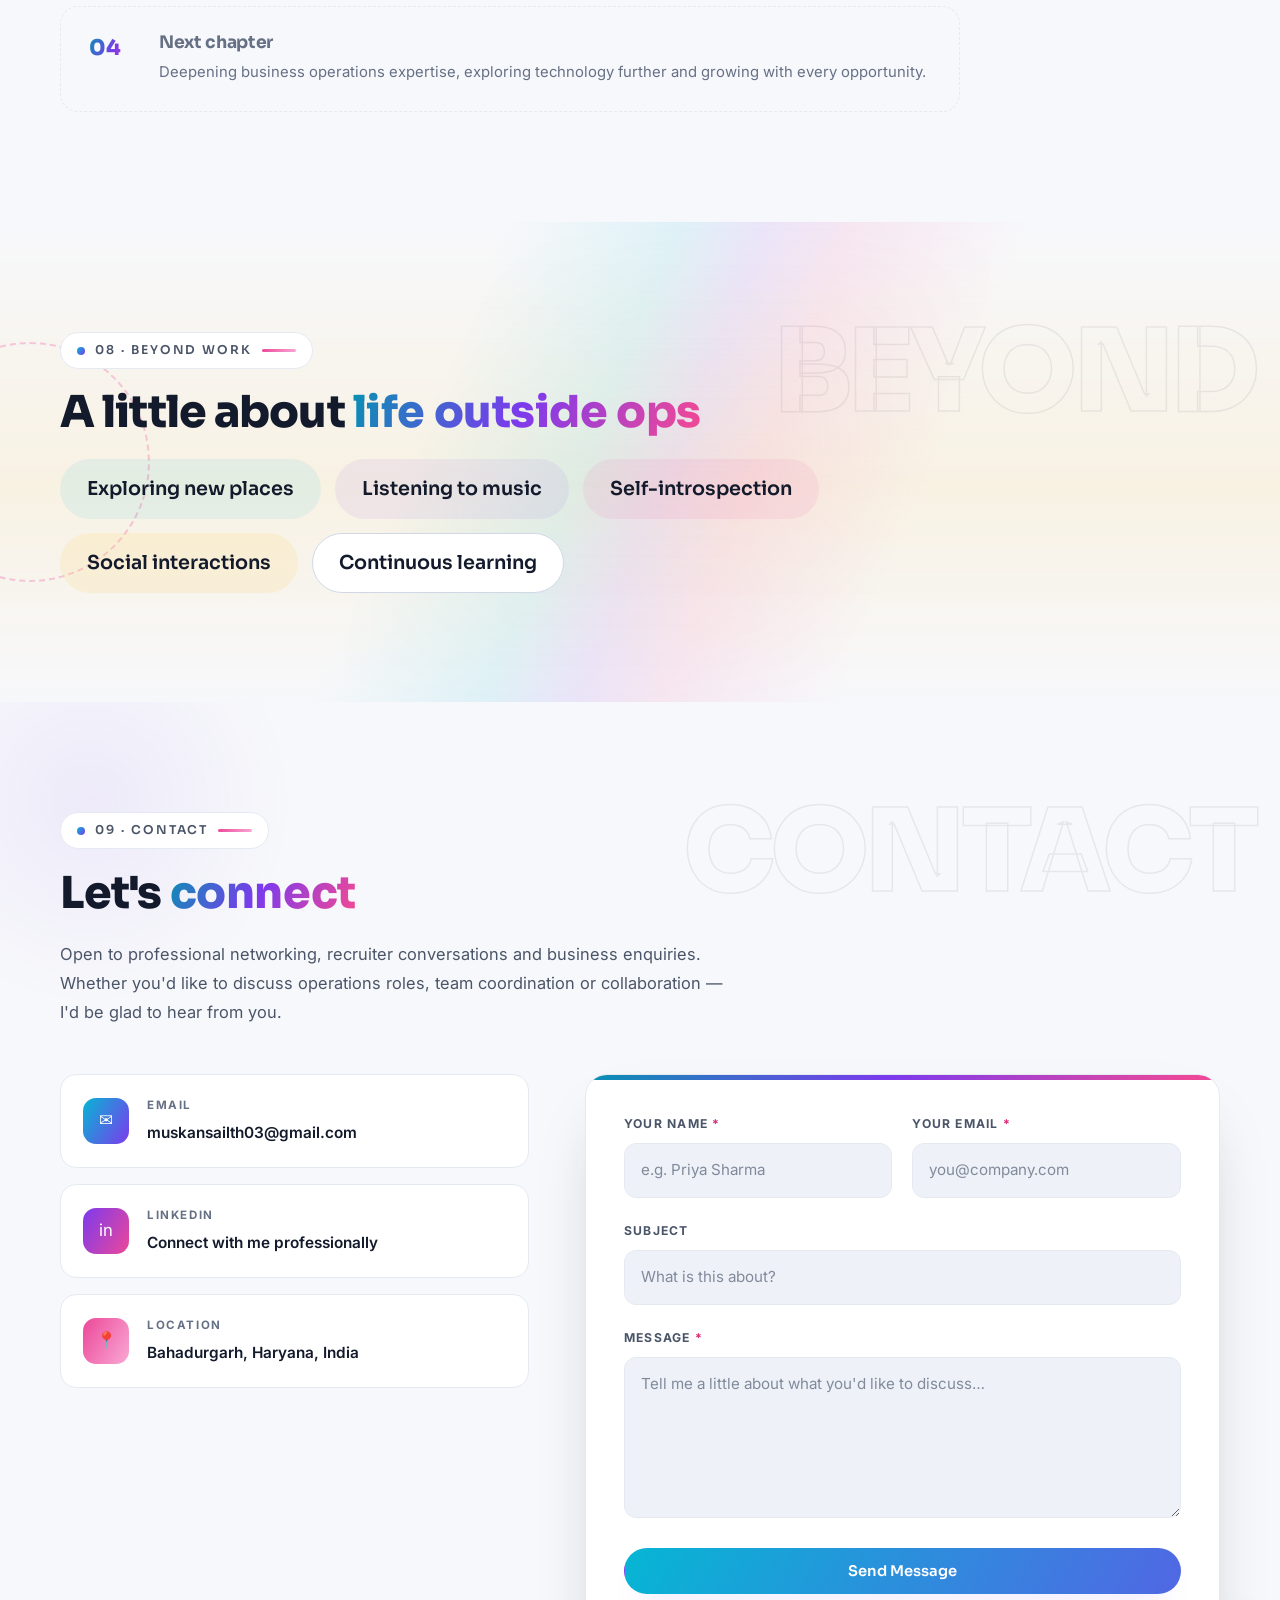
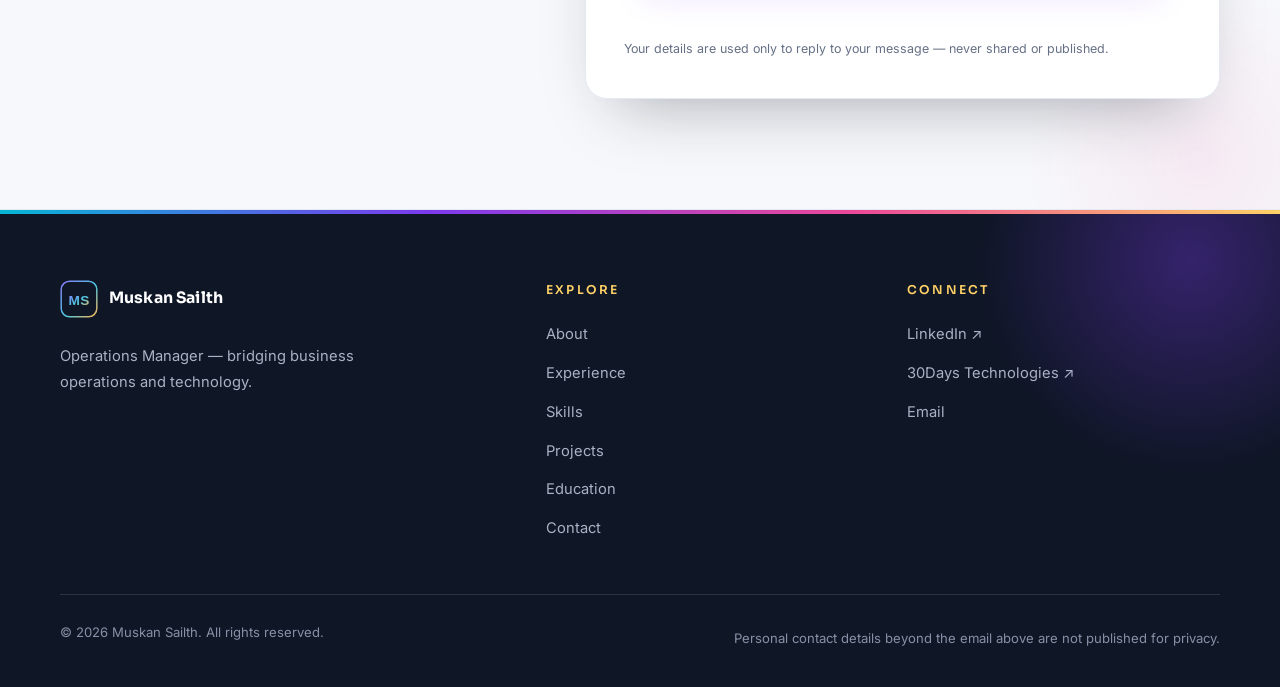
<file: ms-web/index.html>
<!DOCTYPE html>
<html lang="en" data-theme="light">
<head>
  <meta charset="UTF-8" />
  <meta name="viewport" content="width=device-width, initial-scale=1.0" />

  <!-- ============ PRIMARY SEO ============ -->
  <title>Muskan Sailth | Operations Manager &amp; Business Operations</title>
  <meta name="description" content="Operations Manager at 30Days Technologies in Bahadurgarh, Haryana. Explore my experience in business operations, team coordination, HRMS, CRM and technology." />
  <meta name="keywords" content="Muskan Sailth, Muskan Sailth Portfolio, Muskan Sailth Operations Manager, Muskan Sailth Bahadurgarh, Operations Manager in India, Business Operations Professional, Business Technology, Operations Management, Business Process Management, Team Coordination, Project Coordination, Technology Professional, BCA Graduate, SaaS Business Operations, HRMS and CRM Operations, Business Process Automation, Operations and Administration" />
  <meta name="author" content="Muskan Sailth" />
  <meta name="robots" content="index, follow, max-image-preview:large, max-snippet:-1" />
  <meta name="theme-color" content="#F7F8FB" media="(prefers-color-scheme: light)" />
  <meta name="theme-color" content="#0F1218" media="(prefers-color-scheme: dark)" />
  <meta name="color-scheme" content="light dark" />
  <meta name="geo.region" content="IN-HR" />
  <meta name="geo.placename" content="Bahadurgarh, Haryana" />

  <!-- Canonical URL — live on GitHub Pages. If you later buy a custom domain,
       update this tag, og:url, SITE_URL in assets/js/site-config.js,
       sitemap.xml and robots.txt together. -->
  <link rel="canonical" id="canonicalLink" href="https://ms-0003.github.io/" />

  <!-- ============ OPEN GRAPH ============ -->
  <meta property="og:type" content="profile" />
  <meta property="og:site_name" content="Muskan Sailth — Portfolio" />
  <meta property="og:title" content="Muskan Sailth | Operations Manager &amp; Business Technology Professional" />
  <meta property="og:description" content="Operations Manager at 30Days Technologies Pvt. Ltd. — business operations, team coordination, HRMS &amp; CRM operations and technology, with a BCA foundation." />
  <meta property="og:url" id="ogUrl" content="https://ms-0003.github.io/" />
  <meta property="og:image" content="https://ms-0003.github.io/assets/img/og-image-muskan-sailth-light.png" />
  <meta property="og:image:alt" content="Muskan Sailth — Operations Manager and Business Technology Professional" />
  <meta property="og:locale" content="en_IN" />
  <meta property="profile:first_name" content="Muskan" />
  <meta property="profile:last_name" content="Sailth" />

  <!-- ============ TWITTER / X CARD ============ -->
  <meta name="twitter:card" content="summary_large_image" />
  <meta name="twitter:title" content="Muskan Sailth | Operations Manager &amp; Business Technology Professional" />
  <meta name="twitter:description" content="Operations Manager at 30Days Technologies Pvt. Ltd. — business operations, team coordination and technology, with a BCA foundation." />
  <meta name="twitter:image" content="https://ms-0003.github.io/assets/img/og-image-muskan-sailth-light.png" />

  <!-- ============ FAVICONS ============ -->
  <link rel="icon" type="image/svg+xml" href="assets/img/favicon.svg" />
  <link rel="apple-touch-icon" href="assets/img/apple-touch-icon-light.png" />
  <link rel="manifest" href="site.webmanifest" />

  <!-- ============ FONTS (preconnected, display=swap) ============ -->
  <link rel="preconnect" href="https://fonts.googleapis.com" />
  <link rel="preconnect" href="https://fonts.gstatic.com" crossorigin />
  <link href="https://fonts.googleapis.com/css2?family=Sora:wght@500;600;700;800&family=Inter:wght@400;500;600&display=swap" rel="stylesheet" />

  <!-- ============ STYLES ============ -->
  <link rel="stylesheet" href="assets/css/style.css" />

  <!-- Analytics verification tags are injected from assets/js/site-config.js -->

  <!-- ============ STRUCTURED DATA (JSON-LD) ============ -->
  <script type="application/ld+json">
  {
    "@context": "https://schema.org",
    "@graph": [
      {
        "@type": "ProfilePage",
        "@id": "/#profilepage",
        "name": "Muskan Sailth — Operations Manager & Business Technology Professional",
        "inLanguage": "en-IN",
        "mainEntity": { "@id": "/#muskan-sailth" }
      },
      {
        "@type": "Person",
        "@id": "/#muskan-sailth",
        "name": "Muskan Sailth",
        "givenName": "Muskan",
        "familyName": "Sailth",
        "jobTitle": "Operations Manager",
        "description": "Operations Manager at 30Days Technologies Pvt. Ltd. with a Bachelor of Computer Applications (BCA) background, focused on business operations, team coordination, HRMS and CRM operations and process management.",
        "nationality": { "@type": "Country", "name": "India" },
        "address": {
          "@type": "PostalAddress",
          "addressLocality": "Bahadurgarh",
          "addressRegion": "Haryana",
          "addressCountry": "IN"
        },
        "alumniOf": [
          {
            "@type": "CollegeOrUniversity",
            "name": "Vanish Arya Kanya Mahavidyalaya, Bahadurgarh",
            "affiliatedWith": { "@type": "CollegeOrUniversity", "name": "Maharishi Dayanand University, Rohtak" }
          }
        ],
        "worksFor": { "@id": "/#employer" },
        "knowsAbout": [
          "Operations Management",
          "Business Process Management",
          "Team Coordination",
          "Project Coordination",
          "Client Communication",
          "Escalation Management",
          "HRMS and CRM Operations",
          "Business Process Automation",
          "C (Programming Language)",
          "C++",
          "Python",
          "HTML",
          "CSS",
          "JavaScript",
          "MySQL"
        ],
        "knowsLanguage": ["en", "hi"]
      },
      {
        "@type": "Organization",
        "@id": "/#employer",
        "name": "30Days Technologies Pvt. Ltd.",
        "url": "https://30days.in/",
        "foundingDate": "2016",
        "description": "A software company established in 2016, building custom ERP development, SaaS solutions, business process automation, custom software, web development, mobile application development and business management solutions.",
        "address": {
          "@type": "PostalAddress",
          "addressLocality": "Bahadurgarh",
          "addressRegion": "Haryana",
          "addressCountry": "IN"
        },
        "sameAs": ["https://www.linkedin.com/company/ezhrm-hr-and-payroll-management-software"]
      },
      {
        "@type": "BreadcrumbList",
        "itemListElement": [
          {
            "@type": "ListItem",
            "position": 1,
            "name": "Home",
            "item": "/"
          }
        ]
      }
    ]
  }
  </script>
</head>

<body>
  <!-- ============ PRELOADER ============ -->
  <div class="preloader" id="preloader" aria-hidden="true">
    <div class="preloader__inner">
      <img src="assets/img/favicon.svg" alt="" width="52" height="52" />
      <span class="preloader__bar"><span></span></span>
    </div>
  </div>

  <a class="skip-link" href="#main">Skip to main content</a>

  <!-- Scroll progress indicator -->
  <div class="progress" id="progress" aria-hidden="true"></div>

  <!-- ============ HEADER ============ -->
  <header class="header" id="header">
    <div class="container header__inner">
      <a href="#home" class="brand" aria-label="Muskan Sailth — home">
        <img src="assets/img/ms-monogram.svg" alt="MS monogram of Muskan Sailth" width="38" height="38" class="brand__logo" />
        <span class="brand__name">Muskan&nbsp;Sailth</span>
      </a>

      <nav class="nav" id="nav" aria-label="Primary navigation">
        <ul class="nav__list">
          <li><a class="nav__link" href="#home">Home</a></li>
          <li><a class="nav__link" href="#about">About</a></li>
          <li><a class="nav__link" href="#experience">Experience</a></li>
          <li><a class="nav__link" href="#skills">Skills</a></li>
          <li><a class="nav__link" href="#projects">Projects</a></li>
          <li><a class="nav__link" href="#education">Education</a></li>
          <li><a class="nav__link" href="#journey">Journey</a></li>
          <li><a class="nav__link nav__link--cta" href="#contact">Let's Connect</a></li>
        </ul>
      </nav>

      <div class="header__actions">
        <button class="icon-btn" id="themeToggle" type="button" aria-label="Switch colour theme" title="Switch theme">
          <svg class="icon-sun" xmlns="http://www.w3.org/2000/svg" width="19" height="19" viewBox="0 0 24 24" fill="none" stroke="currentColor" stroke-width="2" stroke-linecap="round" stroke-linejoin="round" aria-hidden="true"><circle cx="12" cy="12" r="4"/><path d="M12 2v2m0 16v2M4.9 4.9l1.4 1.4m11.4 11.4 1.4 1.4M2 12h2m16 0h2M4.9 19.1l1.4-1.4M17.7 6.3l1.4-1.4"/></svg>
          <svg class="icon-moon" xmlns="http://www.w3.org/2000/svg" width="19" height="19" viewBox="0 0 24 24" fill="none" stroke="currentColor" stroke-width="2" stroke-linecap="round" stroke-linejoin="round" aria-hidden="true"><path d="M21 12.8A9 9 0 1 1 11.2 3a7 7 0 0 0 9.8 9.8z"/></svg>
        </button>
        <button class="icon-btn nav__burger" id="navToggle" type="button" aria-label="Open menu" aria-expanded="false" aria-controls="nav">
          <svg xmlns="http://www.w3.org/2000/svg" width="21" height="21" viewBox="0 0 24 24" fill="none" stroke="currentColor" stroke-width="2" stroke-linecap="round" aria-hidden="true"><path d="M3 6h18M3 12h18M3 18h18"/></svg>
        </button>
      </div>
    </div>
  </header>

  <main id="main">
    <!-- ============ HERO ============ -->
    <section class="hero" id="home" aria-label="Introduction">
      <!-- decorative floating composition (non-content, hidden from AT) -->
      <div class="hero__decor" aria-hidden="true">
        <span class="hero__burst"></span>
        <span class="hero__organic"></span>
        <span class="hero__floor"></span>
        <span class="hero__blob hero__blob--1"></span>
        <span class="hero__blob hero__blob--2"></span>
        <span class="hero__ring"></span>
        <span class="hero__dots"></span>
        <span class="hero__chip hero__chip--1"></span>
        <span class="hero__chip hero__chip--2"></span>
      </div>
      <div class="container hero__grid">
        <div class="hero__content">
          <p class="hero__eyebrow reveal">Hello, I'm Muskan</p>
          <h1 class="hero__name reveal">Muskan Sailth</h1>
          <p class="hero__designation reveal">
            Operations Manager <span class="hero__divider" aria-hidden="true"></span> Business &amp; Technology
          </p>
          <h2 class="hero__headline reveal">
            Turning business operations into meaningful <em class="accent-word">growth</em>.
          </h2>
          <p class="hero__intro reveal">
            I coordinate people, processes and technology at 30Days Technologies Pvt. Ltd. — a software
            company in Bahadurgarh, Haryana. With a Bachelor of Computer Applications behind me, I bring
            structure to daily operations and a builder's curiosity to business growth.
          </p>
          <div class="hero__cta reveal">
            <a class="btn btn--primary" href="#journey">Explore My Journey
              <svg xmlns="http://www.w3.org/2000/svg" width="15" height="15" viewBox="0 0 24 24" fill="none" stroke="currentColor" stroke-width="2.2" stroke-linecap="round" stroke-linejoin="round" aria-hidden="true"><path d="M5 12h14m-6-6 6 6-6 6"/></svg>
            </a>
            <a class="btn btn--ghost" href="#contact">Let's Connect</a>
            <a class="btn btn--linkedin" id="linkedinHero" href="https://www.linkedin.com/in/muskan-sailth" target="_blank" rel="noopener noreferrer" title="LinkedIn profile">
              <svg xmlns="http://www.w3.org/2000/svg" width="16" height="16" viewBox="0 0 24 24" fill="currentColor" aria-hidden="true"><path d="M20.45 20.45h-3.55v-5.57c0-1.33-.03-3.04-1.85-3.04-1.86 0-2.14 1.45-2.14 2.94v5.67H9.35V9h3.41v1.56h.05c.48-.9 1.64-1.85 3.37-1.85 3.6 0 4.27 2.37 4.27 5.46v6.28zM5.34 7.43a2.06 2.06 0 1 1 0-4.12 2.06 2.06 0 0 1 0 4.12zM7.12 20.45H3.55V9h3.57v11.45z"/></svg>
              LinkedIn
            </a>
          </div>
        </div>

        <aside class="hero__visual" aria-label="Career snapshot">
          <span class="hero__watermark" aria-hidden="true">MS</span>
          <div class="hero__brand reveal">
            <img class="hero__monogram" src="assets/img/ms-monogram.svg" alt="MS monogram of Muskan Sailth" width="56" height="56" />
            <p class="hero__vlabel">Operations × Technology</p>
          </div>

          <article class="now-card reveal">
            <p class="now-card__label">Currently</p>
            <p class="now-card__role">Operations Manager</p>
            <p class="now-card__org"><a href="https://30days.in/" target="_blank" rel="noopener noreferrer">30Days Technologies Pvt. Ltd. ↗</a></p>
            <p class="now-card__meta">July 2026 — Present · Bahadurgarh, Haryana</p>
          </article>

          <article class="ops-card reveal">
            <p class="ops-card__label">What I coordinate</p>
            <ol class="ops-card__list">
              <li><span aria-hidden="true">01</span>Daily business &amp; office operations</li>
              <li><span aria-hidden="true">02</span>Teams, management &amp; clients</li>
              <li><span aria-hidden="true">03</span>HRMS &amp; CRM operations</li>
              <li><span aria-hidden="true">04</span>Deliverables &amp; follow-ups</li>
            </ol>
          </article>
        </aside>
      </div>
    </section>

    <!-- ============ ABOUT ============ -->
    <section class="section about" id="about" aria-labelledby="about-title">
      <span class="section__ghost" aria-hidden="true">About</span>
      <div class="container">
        <p class="section__eyebrow reveal">01 · About Me</p>
        <h2 class="section__title reveal" id="about-title">A business-operations professional with a <em class="accent-word">technology heart</em></h2>

        <div class="about__grid">
          <div class="about__text reveal">
            <p>
              I'm an <strong>Operations Manager at 30Days Technologies Pvt. Ltd.</strong>, a software company based in
              Bahadurgarh, Haryana that builds ERP, HRMS, CRM and SaaS products. My path began with a
              <strong>Bachelor of Computer Applications (BCA)</strong> from Vanish Arya Kanya Mahavidyalaya,
              Bahadurgarh, under Maharishi Dayanand University, Rohtak — a foundation that keeps me comfortable
              at the intersection of people, processes and technology.
            </p>
            <p>
              Stepping into the software industry, I discovered that my real strength lies in making businesses
              run smoothly: coordinating teams, monitoring tasks and productivity, handling escalations, and
              supporting HRMS and CRM operations so that projects and people stay on track.
            </p>
            <p>
              I value <strong>clarity, accountability and continuous learning</strong>. Whether it's a pending task
              list, a client escalation or a cross-team meeting, I like problems that need organisation,
              calm judgement and follow-through.
            </p>
          </div>

          <dl class="about__facts reveal">
            <div><dt>Current Role</dt><dd>Operations Manager</dd></div>
            <div><dt>Company</dt><dd>30Days Technologies Pvt. Ltd.</dd></div>
            <div><dt>Based in</dt><dd>Bahadurgarh, Haryana</dd></div>
            <div><dt>Education</dt><dd>BCA — MDU, Rohtak</dd></div>
            <div><dt>Focus</dt><dd>Operations &amp; Technology</dd></div>
          </dl>
        </div>
      </div>
    </section>

    <!-- ============ TECHNOLOGY & BUSINESS EXPOSURE ============ -->
    <section class="section section--tint exposure" id="tech-business" aria-labelledby="exposure-title">
      <span class="section__ghost" aria-hidden="true">Exposure</span>
      <div class="container">
        <p class="section__eyebrow reveal">02 · Technology &amp; Business Exposure</p>
        <h2 class="section__title reveal" id="exposure-title">Working at the <em class="accent-word">intersection</em> of Technology &amp; Business Operations</h2>

        <p class="section__lead reveal">
          My work sits where business operations meet software. 30Days Technologies builds the ERP, HRMS, CRM
          and SaaS products that other companies run on — and inside that environment I see both sides of the
          equation: what the technology does, and what the business needs from it. Operations, coordination and
          technology are not separate worlds in my day; they are one workflow.
        </p>

        <div class="exposure__grid">
          <article class="exposure-card reveal">
            <span class="exposure-card__icon" aria-hidden="true">
              <svg xmlns="http://www.w3.org/2000/svg" width="22" height="22" viewBox="0 0 24 24" fill="none" stroke="currentColor" stroke-width="1.8" stroke-linecap="round" stroke-linejoin="round"><rect x="2" y="7" width="20" height="14" rx="2"/><path d="M16 21V5a2 2 0 0 0-2-2h-4a2 2 0 0 0-2 2v16"/></svg>
            </span>
            <h3>Business Operations</h3>
            <p>
              Hands-on exposure to running daily business operations — monitoring tasks and productivity,
              managing pending work and operational follow-ups, tracking deliverables and keeping everyday
              processes organised, documented and moving.
            </p>
          </article>

          <article class="exposure-card reveal">
            <span class="exposure-card__icon" aria-hidden="true">
              <svg xmlns="http://www.w3.org/2000/svg" width="22" height="22" viewBox="0 0 24 24" fill="none" stroke="currentColor" stroke-width="1.8" stroke-linecap="round" stroke-linejoin="round"><path d="M17 21v-2a4 4 0 0 0-4-4H5a4 4 0 0 0-4 4v2"/><circle cx="9" cy="7" r="4"/><path d="M23 21v-2a4 4 0 0 0-3-3.87M16 3.13a4 4 0 0 1 0 7.75"/></svg>
            </span>
            <h3>Team &amp; Client Coordination</h3>
            <p>
              Coordinating between employees, management and clients — scheduling meetings and project
              discussions, supporting internal communication, handling escalations and following issues
              through to resolution.
            </p>
          </article>

          <article class="exposure-card reveal">
            <span class="exposure-card__icon" aria-hidden="true">
              <svg xmlns="http://www.w3.org/2000/svg" width="22" height="22" viewBox="0 0 24 24" fill="none" stroke="currentColor" stroke-width="1.8" stroke-linecap="round" stroke-linejoin="round"><rect x="4" y="4" width="16" height="16" rx="2"/><rect x="9" y="9" width="6" height="6"/><path d="M9 1v3M15 1v3M9 20v3M15 20v3M1 9h3M1 15h3M20 9h3M20 15h3"/></svg>
            </span>
            <h3>Software &amp; Technology</h3>
            <p>
              Professional exposure to the software industry at 30Days Technologies — custom ERP development,
              SaaS solutions and business process automation — and the HRMS &amp; CRM systems whose operations
              I help manage every day.
            </p>
          </article>
        </div>

        <h3 class="exposure__subtitle reveal">The company I work with</h3>
        <div class="company-banner glass reveal">
          <div>
            <p class="company-banner__name">30Days Technologies Pvt. Ltd.</p>
            <p class="company-banner__desc">
              Established in <strong>2016</strong>, the company builds custom ERP development, SaaS solutions,
              business process automation, custom software development, web development, mobile application
              development and business management solutions.
            </p>
            <a class="btn btn--ghost btn--sm" href="https://30days.in/" target="_blank" rel="noopener noreferrer">Visit 30days.in ↗</a>
          </div>
        </div>

        <p class="exposure__note reveal">
          Products built by <strong>30Days Technologies</strong> — the teams behind them coordinate with my
          operations work. These are company products, not my personal projects.
        </p>
        <ul class="products reveal">
          <li class="product glass">
            <p class="product__name">EZHRM</p>
            <p class="product__desc">HR &amp; payroll software covering attendance, leave, payroll and compliance workflows.</p>
            <a href="https://ezhrm.in/" target="_blank" rel="noopener noreferrer">ezhrm.in ↗</a>
          </li>
          <li class="product glass">
            <p class="product__name">EZCRM</p>
            <p class="product__desc">Customer relationship management for leads, clients and follow-ups.</p>
            <a href="https://30days.in/" target="_blank" rel="noopener noreferrer">30days.in ↗</a>
          </li>
          <li class="product glass">
            <p class="product__name">EZNEXT</p>
            <p class="product__desc">Business management solution from the company's product suite.</p>
            <a href="https://30days.in/" target="_blank" rel="noopener noreferrer">30days.in ↗</a>
          </li>
          <li class="product glass">
            <p class="product__name">BharatBills</p>
            <p class="product__desc">GST billing and invoicing software for small and medium businesses.</p>
            <a href="https://bharatbills.com/" target="_blank" rel="noopener noreferrer">bharatbills.com ↗</a>
          </li>
          <li class="product glass">
            <p class="product__name">Proprite</p>
            <p class="product__desc">Real-estate ERP connecting CRM, purchase, construction, quality and accounts.</p>
            <a href="https://proprite.com/" target="_blank" rel="noopener noreferrer">proprite.com ↗</a>
          </li>
        </ul>
      </div>
    </section>

    <!-- ============ EXPERIENCE ============ -->
    <section class="section experience" id="experience" aria-labelledby="experience-title">
      <span class="section__ghost" aria-hidden="true">Experience</span>
      <div class="container">
        <p class="section__eyebrow reveal">03 · Professional Experience</p>
        <h2 class="section__title reveal" id="experience-title">Experience in <em class="accent-word">operations</em></h2>

        <div class="timeline">
          <span class="timeline__line" aria-hidden="true"></span>
          <article class="timeline__item glass reveal">
            <span class="timeline__dot" aria-hidden="true"></span>
            <p class="timeline__date">July 2026 — Present</p>
            <h3 class="timeline__role">Operations Manager</h3>
            <p class="timeline__org">
              30Days Technologies Pvt. Ltd.
              <a class="timeline__link" href="https://30days.in/" target="_blank" rel="noopener noreferrer">(30days.in ↗)</a>
            </p>
            <p class="timeline__tag">Software &amp; Technology Industry</p>
            <ul class="timeline__duties">
              <li>Managing daily business and office operations.</li>
              <li>Coordinating between employees, management and clients.</li>
              <li>Monitoring employee tasks, productivity and work progress.</li>
              <li>Managing pending tasks and operational follow-ups.</li>
              <li>Handling escalations and coordinating issue resolution.</li>
              <li>Managing HRMS and CRM-related operational activities.</li>
              <li>Coordinating meetings and project discussions.</li>
              <li>Tracking deliverables and ensuring timely execution.</li>
              <li>Supporting business processes and internal communication.</li>
              <li>Coordinating with different teams to improve operational efficiency.</li>
            </ul>
          </article>

          <article class="timeline__item glass reveal">
            <span class="timeline__dot timeline__dot--muted" aria-hidden="true"></span>
            <p class="timeline__date">Earlier Experience</p>
            <h3 class="timeline__role">Computer Instructor Intern</h3>
            <p class="timeline__org">Haryana Computer Institute (HCI)</p>
            <ul class="timeline__duties">
              <li>Teaching ADCA (Advanced Diploma in Computer Applications) students.</li>
              <li>Conducting practical sessions on MS Office.</li>
              <li>Teaching computer fundamentals.</li>
              <li>Supporting students in hands-on laboratory activities.</li>
            </ul>
          </article>
        </div>
      </div>
    </section>

    <!-- ============ SKILLS ============ -->
    <section class="section skills" id="skills" aria-labelledby="skills-title">
      <span class="section__ghost" aria-hidden="true">Skills</span>
      <div class="container">
        <p class="section__eyebrow reveal">04 · Skills &amp; Expertise</p>
        <h2 class="section__title reveal" id="skills-title">What I <em class="accent-word">bring</em> to the table</h2>

        <h3 class="skills__group-title reveal">Technical Skills</h3>
        <ul class="skills__grid">
          <li class="skill glass reveal"><span class="skill__icon" aria-hidden="true">◍</span>C</li>
          <li class="skill glass reveal"><span class="skill__icon" aria-hidden="true">◐</span>C++</li>
          <li class="skill glass reveal"><span class="skill__icon" aria-hidden="true">◈</span>Python</li>
          <li class="skill glass reveal"><span class="skill__icon" aria-hidden="true">&lt;/&gt;</span>HTML</li>
          <li class="skill glass reveal"><span class="skill__icon" aria-hidden="true">#</span>CSS</li>
          <li class="skill glass reveal"><span class="skill__icon" aria-hidden="true">{ }</span>JavaScript</li>
          <li class="skill glass reveal"><span class="skill__icon" aria-hidden="true">▣</span>MySQL</li>
          <li class="skill glass reveal"><span class="skill__icon" aria-hidden="true">▤</span>MS Office</li>
          <li class="skill glass reveal"><span class="skill__icon" aria-hidden="true">⌘</span>Visual Studio Code</li>
        </ul>

        <h3 class="skills__group-title reveal">Professional Capabilities</h3>
        <ul class="skills__grid">
          <li class="skill skill--pro glass reveal">Operations Management</li>
          <li class="skill skill--pro glass reveal">Team Coordination</li>
          <li class="skill skill--pro glass reveal">Business Process Management</li>
          <li class="skill skill--pro glass reveal">Project Coordination</li>
          <li class="skill skill--pro glass reveal">Client Communication</li>
          <li class="skill skill--pro glass reveal">Task Monitoring</li>
          <li class="skill skill--pro glass reveal">Problem Solving</li>
          <li class="skill skill--pro glass reveal">Escalation Management</li>
          <li class="skill skill--pro glass reveal">HRMS &amp; CRM Operations</li>
        </ul>
      </div>
    </section>

    <!-- ============ PROJECTS ============ -->
    <section class="section section--tint projects" id="projects" aria-labelledby="projects-title">
      <span class="section__ghost" aria-hidden="true">Projects</span>
      <div class="container">
        <p class="section__eyebrow reveal">05 · Projects</p>
        <h2 class="section__title reveal" id="projects-title">Ideas I have <em class="accent-word">explored</em></h2>

        <div class="projects__grid">
          <article class="project-card glass reveal">
            <div class="project-card__icon" aria-hidden="true">
              <svg xmlns="http://www.w3.org/2000/svg" width="26" height="26" viewBox="0 0 24 24" fill="none" stroke="currentColor" stroke-width="1.8" stroke-linecap="round" stroke-linejoin="round"><rect x="3" y="11" width="18" height="11" rx="2"/><path d="M7 11V7a5 5 0 0 1 10 0v4"/></svg>
            </div>
            <p class="project-card__tag">Academic Project · Concept Model</p>
            <h3 class="project-card__title">Model of End-to-End Encryption (WhatsApp)</h3>
            <p class="project-card__desc">
              Designed a conceptual model demonstrating secure message encryption and decryption for data privacy —
              an academic study of how end-to-end encryption keeps messages readable only by the intended sender
              and receiver.
            </p>
            <ul class="project-card__meta">
              <li>Encryption &amp; decryption flow</li>
              <li>Data privacy concepts</li>
              <li>BCA academic work</li>
            </ul>
          </article>

          <article class="project-card project-card--soon glass reveal">
            <div class="project-card__icon" aria-hidden="true">
              <svg xmlns="http://www.w3.org/2000/svg" width="26" height="26" viewBox="0 0 24 24" fill="none" stroke="currentColor" stroke-width="1.8" stroke-linecap="round" stroke-linejoin="round"><circle cx="12" cy="12" r="10"/><path d="M12 6v6l4 2"/></svg>
            </div>
            <p class="project-card__tag">In Planning</p>
            <h3 class="project-card__title">More projects coming soon</h3>
            <p class="project-card__desc">
              I'm building on my operations and technology foundation — new professional work will be documented
              here as it develops.
            </p>
          </article>
        </div>
      </div>
    </section>

    <!-- ============ EDUCATION ============ -->
    <section class="section education" id="education" aria-labelledby="education-title">
      <span class="section__ghost" aria-hidden="true">Education</span>
      <div class="container">
        <p class="section__eyebrow reveal">06 · Education</p>
        <h2 class="section__title reveal" id="education-title">Academic <em class="accent-word">foundation</em></h2>

        <article class="edu-card glass reveal">
          <div class="edu-card__icon" aria-hidden="true">
            <svg xmlns="http://www.w3.org/2000/svg" width="28" height="28" viewBox="0 0 24 24" fill="none" stroke="currentColor" stroke-width="1.8" stroke-linecap="round" stroke-linejoin="round"><path d="M22 10 12 5 2 10l10 5 10-5z"/><path d="M6 12v5c0 1 2.7 3 6 3s6-2 6-3v-5"/></svg>
          </div>
          <div class="edu-card__body">
            <h3>Bachelor of Computer Applications (BCA)</h3>
            <p class="edu-card__inst">Vanish Arya Kanya Mahavidyalaya, Bahadurgarh</p>
            <p class="edu-card__uni">Maharishi Dayanand University (MDU), Rohtak</p>
            <p class="edu-card__status"><span class="dot"></span>Completed</p>
            <p class="edu-card__desc">
              My BCA gave me a working knowledge of programming (C, C++, Python), web technologies
              (HTML, CSS, JavaScript), databases (MySQL) and the fundamentals behind the business software
              I help operate today.
            </p>
          </div>
        </article>
      </div>
    </section>

    <!-- ============ PROFESSIONAL JOURNEY ============ -->
    <section class="section journey" id="journey" aria-labelledby="journey-title">
      <span class="section__ghost" aria-hidden="true">Journey</span>
      <div class="container">
        <p class="section__eyebrow reveal">07 · Professional Journey</p>
        <h2 class="section__title reveal" id="journey-title">From classroom to <em class="accent-word">operations leadership</em></h2>

        <ol class="journey__steps">
          <li class="journey__step glass reveal">
            <span class="journey__num" aria-hidden="true">01</span>
            <div>
              <h3>BCA — Vanish Arya Kanya Mahavidyalaya, Bahadurgarh</h3>
              <p>Bachelor of Computer Applications under Maharishi Dayanand University, Rohtak — completed, with programming, web and database fundamentals.</p>
            </div>
          </li>
          <li class="journey__step glass reveal">
            <span class="journey__num" aria-hidden="true">02</span>
            <div>
              <h3>Computer Instructor Intern — HCI</h3>
              <p>Taught ADCA students, ran MS Office practical sessions and supported hands-on lab learning — my first experience guiding people through technology.</p>
            </div>
          </li>
          <li class="journey__step glass reveal">
            <span class="journey__num" aria-hidden="true">03</span>
            <div>
              <h3>Operations Manager — 30Days Technologies Pvt. Ltd.</h3>
              <p>July 2026 – Present. Managing daily operations, team coordination, HRMS &amp; CRM activities, escalations and deliverables in a growing software company.</p>
            </div>
          </li>
          <li class="journey__step journey__step--future glass reveal">
            <span class="journey__num" aria-hidden="true">04</span>
            <div>
              <h3>Next chapter</h3>
              <p>Deepening business operations expertise, exploring technology further and growing with every opportunity.</p>
            </div>
          </li>
        </ol>
      </div>
    </section>

    <!-- ============ BEYOND WORK ============ -->
    <section class="section beyond" id="beyond" aria-labelledby="beyond-title">
      <span class="section__ghost" aria-hidden="true">Beyond</span>
      <div class="container">
        <p class="section__eyebrow reveal">08 · Beyond Work</p>
        <h2 class="section__title reveal" id="beyond-title">A little about <em class="accent-word">life outside ops</em></h2>

        <ul class="beyond__list">
          <li class="reveal">Exploring new places</li>
          <li class="reveal">Listening to music</li>
          <li class="reveal">Self-introspection</li>
          <li class="reveal">Social interactions</li>
          <li class="reveal">Continuous learning</li>
        </ul>
      </div>
    </section>

    <!-- ============ CONTACT ============ -->
    <section class="section contact" id="contact" aria-labelledby="contact-title">
      <span class="section__ghost" aria-hidden="true">Contact</span>
      <div class="container">
        <p class="section__eyebrow reveal">09 · Contact</p>
        <h2 class="section__title reveal" id="contact-title">Let's <em class="accent-word">connect</em></h2>
        <p class="section__lead reveal">
          Open to professional networking, recruiter conversations and business enquiries. Whether you'd like to
          discuss operations roles, team coordination or collaboration — I'd be glad to hear from you.
        </p>

        <div class="contact__grid">
          <div class="contact__cards">
            <a class="contact-card glass reveal" id="emailCard" href="mailto:muskansailth03@gmail.com">
              <span class="contact-card__icon" aria-hidden="true">✉</span>
              <span class="contact-card__body">
                <span class="contact-card__label">Email</span>
                <span class="contact-card__value" id="emailValue">muskansailth03@gmail.com</span>
              </span>
            </a>
            <a class="contact-card glass reveal" id="linkedinCard" href="https://www.linkedin.com/in/muskan-sailth" target="_blank" rel="noopener noreferrer">
              <span class="contact-card__icon" aria-hidden="true">in</span>
              <span class="contact-card__body">
                <span class="contact-card__label">LinkedIn</span>
                <span class="contact-card__value">Connect with me professionally</span>
              </span>
            </a>
            <div class="contact-card glass reveal">
              <span class="contact-card__icon" aria-hidden="true">📍</span>
              <span class="contact-card__body">
                <span class="contact-card__label">Location</span>
                <span class="contact-card__value">Bahadurgarh, Haryana, India</span>
              </span>
            </div>
          </div>

          <form class="contact__form glass reveal" id="contactForm" novalidate>
            <div class="form-row">
              <div class="form-field">
                <label for="cf-name">Your name <span aria-hidden="true">*</span></label>
                <input type="text" id="cf-name" name="name" autocomplete="name" required minlength="2" maxlength="100" placeholder="e.g. Priya Sharma" />
                <p class="form-error" id="cf-name-error" role="alert" hidden>Please enter your name.</p>
              </div>
              <div class="form-field">
                <label for="cf-email">Your email <span aria-hidden="true">*</span></label>
                <input type="email" id="cf-email" name="email" autocomplete="email" required maxlength="120" placeholder="you@company.com" />
                <p class="form-error" id="cf-email-error" role="alert" hidden>Please enter a valid email address.</p>
              </div>
            </div>
            <div class="form-field">
              <label for="cf-subject">Subject</label>
              <input type="text" id="cf-subject" name="subject" maxlength="120" placeholder="What is this about?" />
            </div>
            <div class="form-field">
              <label for="cf-message">Message <span aria-hidden="true">*</span></label>
              <textarea id="cf-message" name="message" rows="5" required minlength="10" maxlength="2000" placeholder="Tell me a little about what you'd like to discuss…"></textarea>
              <p class="form-error" id="cf-message-error" role="alert" hidden>Please write a message of at least 10 characters.</p>
            </div>
            <button type="submit" class="btn btn--primary btn--full" id="cf-submit">Send Message</button>
            <p class="form-status" id="formStatus" role="status" aria-live="polite"></p>
            <p class="form-privacy">Your details are used only to reply to your message — never shared or published.</p>
          </form>
        </div>
      </div>
    </section>
  </main>

  <!-- ============ FOOTER ============ -->
  <footer class="footer">
    <div class="container footer__grid">
      <div class="footer__brand">
        <a href="#home" class="brand" aria-label="Muskan Sailth — back to top">
          <img src="assets/img/ms-monogram.svg" alt="MS monogram of Muskan Sailth" width="38" height="38" class="brand__logo" />
          <span class="brand__name">Muskan&nbsp;Sailth</span>
        </a>
        <p>Operations Manager — bridging business operations and technology.</p>
      </div>
      <nav class="footer__nav" aria-label="Footer navigation">
        <p class="footer__heading">Explore</p>
        <ul>
          <li><a href="#about">About</a></li>
          <li><a href="#experience">Experience</a></li>
          <li><a href="#skills">Skills</a></li>
          <li><a href="#projects">Projects</a></li>
          <li><a href="#education">Education</a></li>
          <li><a href="#contact">Contact</a></li>
        </ul>
      </nav>
      <div class="footer__connect">
        <p class="footer__heading">Connect</p>
        <ul>
          <li><a id="linkedinFooter" href="https://www.linkedin.com/in/muskan-sailth" target="_blank" rel="noopener noreferrer">LinkedIn ↗</a></li>
          <li><a href="https://30days.in/" target="_blank" rel="noopener noreferrer">30Days Technologies ↗</a></li>
          <li><a id="emailFooter" href="mailto:muskansailth03@gmail.com">Email</a></li>
        </ul>
      </div>
    </div>
    <div class="container footer__bottom">
      <p>© <span id="year">2026</span> Muskan Sailth. All rights reserved.</p>
      <p class="footer__privacy-note">Personal contact details beyond the email above are not published for privacy.</p>
    </div>
  </footer>

  <button class="to-top" id="toTop" type="button" aria-label="Back to top" hidden>
    <svg xmlns="http://www.w3.org/2000/svg" width="18" height="18" viewBox="0 0 24 24" fill="none" stroke="currentColor" stroke-width="2.2" stroke-linecap="round" stroke-linejoin="round" aria-hidden="true"><path d="M12 19V5m-6 6 6-6 6 6"/></svg>
  </button>

  <script src="assets/js/site-config.js"></script>
  <script src="assets/js/main.js"></script>
</body>
</html>
</file>
<file: assets/css/style.css>
/* ============================================================
   MUSKAN SAILTH — PORTFOLIO STYLESHEET
   "Creative studio" edition · porcelain-white base
   Aqua · violet · magenta · citrus yellow
   CSS-only decoration (mesh blobs, dots, arcs, grain, gradients) · no image assets
   ============================================================ */

/* ---------- Design tokens ---------- */
:root {
  --font-display: "Sora", "Segoe UI", system-ui, sans-serif;
  --font-body: "Inter", "Segoe UI", system-ui, sans-serif;
  --radius: 16px;
  --radius-sm: 10px;
  --container: 1160px;
  --ease: cubic-bezier(.22, .61, .36, 1);
}

/* Light creative theme (default) — porcelain white × aqua × violet × magenta */
:root[data-theme="light"] {
  color-scheme: light;
  --bg: #F7F8FB;
  --bg-2: #FFFFFF;
  --surface: #FFFFFF;
  --surface-2: #EEF2F8;
  --border: #E4E9F2;
  --border-2: #D0D8E6;
  --text: #131A2B;
  --text-2: #4A5568;
  --text-3: #667085;

  --blue: #0891B2;
  --blue-strong: #0E7490;
  --violet: #7C3AED;
  --violet-strong: #6D28D9;
  --coral: #EC4899;
  --coral-strong: #DB2777;
  --peach: #F9A8D4;
  --yellow: #FFD166;
  --yellow-strong: #A16207;

  --accent: var(--blue);
  --accent-strong: var(--blue-strong);

  --grad-main: linear-gradient(120deg, #06B6D4, #7C3AED);
  --grad-warm: linear-gradient(120deg, #EC4899, #F9A8D4);
  --grad-sunset: linear-gradient(120deg, #7C3AED, #EC4899);
  --grad-sun: linear-gradient(120deg, #FFD166, #F9A8D4);
  --grad-text: linear-gradient(115deg, #0891B2 0%, #7C3AED 48%, #EC4899 95%);

  --tint-blue: rgba(6, 182, 212, .08);
  --tint-violet: rgba(124, 58, 237, .07);
  --tint-coral: rgba(236, 72, 153, .08);
  --tint-yellow: rgba(255, 209, 102, .16);
  --wash: rgba(6, 182, 212, .05);
  --grid-dot: rgba(19, 26, 43, .16);

  --header-bg: rgba(247, 248, 251, .85);
  --shadow: 0 18px 40px -24px rgba(19, 26, 43, .30);
  --shadow-lg: 0 32px 64px -32px rgba(19, 26, 43, .38);
  --shadow-color: rgba(124, 58, 237, .30);

  --dark-card: #141B2D;
  --dark-card-text: #F2F3F8;
  --dark-card-dim: #C3CAD9;
  --footer-bg: #0F1626;
}

/* Complementary dark theme — ink base × aqua × violet × magenta */
:root[data-theme="dark"] {
  color-scheme: dark;
  --bg: #0F1218;
  --bg-2: #141821;
  --surface: #1A1F2B;
  --surface-2: #222836;
  --border: rgba(255, 255, 255, .09);
  --border-2: rgba(255, 255, 255, .22);
  --text: #F2F3F8;
  --text-2: #AEB4C4;
  --text-3: #949BAD;

  --blue: #22D3EE;
  --blue-strong: #67E8F9;
  --violet: #A78BFA;
  --violet-strong: #C4B5FD;
  --coral: #F472B6;
  --coral-strong: #F9A8D4;
  --peach: #FBCFE8;
  --yellow: #FFD98A;
  --yellow-strong: #FFD98A;

  --accent: var(--blue);
  --accent-strong: var(--blue-strong);

  --grad-main: linear-gradient(120deg, #22D3EE, #A78BFA);
  --grad-warm: linear-gradient(120deg, #F472B6, #FBCFE8);
  --grad-sunset: linear-gradient(120deg, #A78BFA, #F472B6);
  --grad-sun: linear-gradient(120deg, #FFD98A, #FBCFE8);
  --grad-text: linear-gradient(115deg, #67E8F9 0%, #C4A9FF 48%, #F9A8D4 95%);

  --tint-blue: rgba(34, 211, 238, .12);
  --tint-violet: rgba(167, 139, 255, .12);
  --tint-coral: rgba(244, 114, 182, .12);
  --tint-yellow: rgba(255, 217, 138, .12);
  --wash: rgba(34, 211, 238, .07);
  --grid-dot: rgba(255, 255, 255, .14);

  --header-bg: rgba(15, 18, 24, .85);
  --shadow: 0 20px 44px -24px rgba(0, 0, 0, .65);
  --shadow-lg: 0 32px 64px -32px rgba(0, 0, 0, .7);
  --shadow-color: rgba(34, 211, 238, .30);

  --dark-card: #222836;
  --dark-card-text: #F2F3F8;
  --dark-card-dim: #AEB4C4;
  --footer-bg: #0B0E14;
}

/* ---------- Base ---------- */
*, *::before, *::after { box-sizing: border-box; }

html {
  scroll-behavior: smooth;
  scroll-padding-top: 88px;
  -webkit-text-size-adjust: 100%;
}

body {
  margin: 0;
  font-family: var(--font-body);
  font-size: 16px;
  line-height: 1.75;
  color: var(--text);
  background: var(--bg);
  transition: background .4s var(--ease), color .4s var(--ease);
  overflow-x: hidden;
}

/* subtle grain texture over everything (decorative, non-blocking) */
body::after {
  content: "";
  position: fixed;
  inset: 0;
  z-index: 400;
  pointer-events: none;
  opacity: .05;
  background-image: url("data:image/svg+xml,%3Csvg xmlns='http://www.w3.org/2000/svg' width='160' height='160'%3E%3Cfilter id='n'%3E%3CfeTurbulence type='fractalNoise' baseFrequency='0.85' numOctaves='3'/%3E%3C/filter%3E%3Crect width='100%25' height='100%25' filter='url(%23n)'/%3E%3C/svg%3E");
}

img { max-width: 100%; height: auto; display: block; }

h1, h2, h3, h4 {
  font-family: var(--font-display);
  line-height: 1.14;
  margin: 0 0 .55em;
  letter-spacing: -.02em;
  font-weight: 700;
}

p { margin: 0 0 1em; }
p:last-child { margin-bottom: 0; }

a { color: inherit; text-decoration: none; }
ul, ol { margin: 0; padding: 0; list-style: none; }

::selection { background: rgba(124, 58, 237, .25); }

:focus-visible {
  outline: 2px solid var(--accent-strong);
  outline-offset: 3px;
  border-radius: 3px;
}

.container { width: min(var(--container), 91%); margin-inline: auto; position: relative; z-index: 1; }

/* gradient highlight word in headings */
.accent-word {
  font-style: normal;
  font-weight: 800;
  letter-spacing: -.01em;
  background: var(--grad-text);
  -webkit-background-clip: text;
  background-clip: text;
  color: transparent;
}

.glass, .panel {
  background: var(--surface);
  border: 1px solid var(--border);
  border-radius: var(--radius);
}

.skip-link {
  position: absolute;
  left: 12px;
  top: -60px;
  z-index: 500;
  padding: 10px 18px;
  background: var(--grad-main);
  color: #fff;
  border-radius: 999px;
  font-weight: 600;
  transition: top .25s var(--ease);
}
.skip-link:focus { top: 12px; }

/* ---------- Scroll progress ---------- */
.progress {
  position: fixed;
  top: 0; left: 0; right: 0;
  height: 3px;
  z-index: 130;
  pointer-events: none;
}
.progress::before {
  content: "";
  display: block;
  height: 100%;
  background: linear-gradient(90deg, #06B6D4, #7C3AED, #EC4899, #FFD166);
  background-size: 220% 100%;
  animation: gradShift 7s linear infinite;
  transform-origin: 0 50%;
  transform: scaleX(var(--p, 0));
}
@keyframes gradShift {
  0% { background-position: 0% 50%; }
  100% { background-position: 220% 50%; }
}

/* ---------- Preloader ---------- */
.preloader {
  position: fixed;
  inset: 0;
  z-index: 300;
  display: grid;
  place-items: center;
  background: var(--bg);
  transition: opacity .5s var(--ease), visibility .5s;
}
.preloader.is-done { opacity: 0; visibility: hidden; pointer-events: none; }
.preloader__inner { display: grid; place-items: center; gap: 16px; }
.preloader__bar {
  width: 110px; height: 3px; border-radius: 99px;
  background: var(--border-2); overflow: hidden; display: block;
}
.preloader__bar span {
  display: block; height: 100%; width: 40%;
  background: var(--grad-main);
  animation: preload 1s var(--ease) infinite;
}
@keyframes preload {
  0% { transform: translateX(-110%); }
  100% { transform: translateX(320%); }
}

/* ---------- Header ---------- */
.header {
  position: fixed;
  top: 0; left: 0; right: 0;
  z-index: 100;
  padding: 18px 0;
  transition: padding .3s var(--ease), background .3s var(--ease), border-color .3s var(--ease), box-shadow .3s var(--ease);
  border-bottom: 1px solid transparent;
}
.header.is-scrolled {
  padding: 11px 0;
  background: var(--header-bg);
  backdrop-filter: blur(14px);
  -webkit-backdrop-filter: blur(14px);
  border-bottom-color: var(--border);
  box-shadow: 0 10px 30px -24px rgba(23, 33, 54, .4);
}
.header__inner { display: flex; align-items: center; gap: 20px; }

.brand { display: inline-flex; align-items: center; gap: 11px; }
.brand__logo { border-radius: 9px; }
.brand__name {
  font-family: var(--font-display);
  font-weight: 700;
  font-size: .98rem;
  letter-spacing: .01em;
}

.nav { margin-left: auto; }
.nav__list { display: flex; gap: 26px; align-items: center; }
.nav__link {
  position: relative;
  padding: 6px 0;
  font-size: .9rem;
  font-weight: 500;
  color: var(--text-2);
  transition: color .25s var(--ease);
}
.nav__link::after {
  content: "";
  position: absolute;
  left: 0; bottom: 0;
  width: 100%;
  height: 3px;
  border-radius: 99px;
  background: var(--grad-main);
  transform: scaleX(0);
  transform-origin: left;
  transition: transform .3s var(--ease);
}
.nav__link:hover, .nav__link.is-active { color: var(--text); }
.nav__link:hover::after, .nav__link.is-active::after { transform: scaleX(1); }
.nav__link--cta {
  color: var(--text);
  font-weight: 600;
  padding: 9px 18px;
  border: 1.5px solid var(--text);
  border-radius: 999px;
  transition: border-color .25s, color .25s, background .3s, box-shadow .3s;
}
.nav__link--cta::after { display: none; }
.nav__link--cta:hover {
  background: var(--grad-main);
  border-color: transparent;
  color: #fff;
  box-shadow: 0 12px 26px -14px var(--shadow-color);
}

.header__actions { display: flex; align-items: center; gap: 8px; }

.icon-btn {
  display: inline-grid;
  place-items: center;
  width: 38px; height: 38px;
  border-radius: 10px;
  border: 1px solid var(--border);
  background: var(--surface);
  color: var(--text);
  cursor: pointer;
  transition: border-color .25s, color .25s, transform .25s var(--ease), box-shadow .25s;
}
.icon-btn:hover {
  border-color: var(--blue);
  color: var(--blue-strong);
  transform: translateY(-1px);
  box-shadow: 0 10px 22px -16px var(--shadow-color);
}

.icon-sun { display: none; }
:root[data-theme="light"] .icon-sun { display: block; }
:root[data-theme="light"] .icon-moon { display: none; }

.nav__burger { display: none; }

/* ---------- Buttons ---------- */
.btn {
  display: inline-flex;
  align-items: center;
  gap: 9px;
  padding: 13px 26px;
  border-radius: 999px;
  font-family: var(--font-display);
  font-size: .92rem;
  font-weight: 600;
  border: 1.5px solid transparent;
  cursor: pointer;
  transition: transform .25s var(--ease), box-shadow .25s, background .3s, border-color .25s, color .25s;
}
.btn:hover { transform: translateY(-2px); }
.btn:active { transform: translateY(0); }
.btn--primary {
  background: var(--grad-main);
  background-size: 160% 100%;
  color: #fff;
  box-shadow: 0 16px 32px -18px var(--shadow-color);
}
.btn--primary:hover {
  background-position: 90% 50%;
  box-shadow: 0 22px 40px -18px var(--shadow-color);
}
.btn--ghost {
  border-color: var(--border-2);
  color: var(--text);
  background: transparent;
}
.btn--ghost:hover {
  border-color: var(--blue);
  color: var(--blue-strong);
  background: var(--tint-blue);
}
.btn--linkedin {
  padding: 13px 16px;
  border: none;
  background: none;
  color: var(--text-2);
  font-weight: 500;
}
.btn--linkedin:hover { color: var(--blue-strong); transform: none; }
.btn--sm { padding: 10px 20px; font-size: .85rem; }
.btn--full { width: 100%; justify-content: center; }
.btn[disabled] { opacity: .6; cursor: wait; transform: none; }

/* ---------- Hero ---------- */
.hero {
  position: relative;
  padding: 172px 0 116px;
  overflow: hidden;
  background:
    radial-gradient(1100px 520px at 78% -10%, var(--tint-violet), transparent 65%),
    radial-gradient(900px 500px at -12% 30%, var(--tint-blue), transparent 60%),
    var(--bg);
}
/* dotted grid texture */
.hero::before {
  content: "";
  position: absolute;
  inset: 0;
  background-image: radial-gradient(var(--grid-dot) 1.3px, transparent 1.4px);
  background-size: 26px 26px;
  -webkit-mask-image: radial-gradient(80% 75% at 60% 40%, #000 0%, transparent 100%);
  mask-image: radial-gradient(80% 75% at 60% 40%, #000 0%, transparent 100%);
  opacity: .55;
  pointer-events: none;
}
/* layered gradient-mesh wash + faint diagonal line texture */
.hero::after {
  content: "";
  position: absolute;
  inset: 0;
  z-index: 0;
  pointer-events: none;
  background:
    radial-gradient(520px 400px at 86% 116%, rgba(236, 72, 153, .16), transparent 65%),
    radial-gradient(480px 360px at 12% 96%, rgba(6, 182, 212, .16), transparent 65%),
    radial-gradient(360px 260px at 62% -8%, rgba(255, 209, 102, .18), transparent 70%),
    repeating-linear-gradient(115deg, transparent 0 54px, rgba(19, 26, 43, .032) 54px 55px);
  -webkit-mask-image: radial-gradient(130% 110% at 50% 50%, #000 55%, transparent 100%);
  mask-image: radial-gradient(130% 110% at 50% 50%, #000 55%, transparent 100%);
}

.hero__grid {
  display: grid;
  grid-template-columns: minmax(0, 1.15fr) minmax(0, .85fr);
  gap: 68px;
  align-items: center;
  position: relative;
  z-index: 1;
}

.hero__content { min-width: 0; }

.hero__eyebrow {
  display: inline-flex;
  align-items: center;
  gap: 9px;
  font-family: var(--font-display);
  font-weight: 600;
  font-size: .78rem;
  letter-spacing: .16em;
  text-transform: uppercase;
  color: var(--text-2);
  background: var(--surface);
  border: 1px solid var(--border);
  border-radius: 999px;
  padding: 8px 18px;
  margin-bottom: 26px;
  box-shadow: var(--shadow);
}
.hero__eyebrow::before {
  content: "";
  width: 9px; height: 9px;
  border-radius: 50%;
  background: var(--grad-main);
  animation: pulseDot 2.4s ease-in-out infinite;
  flex: none;
}
@keyframes pulseDot {
  0%, 100% { box-shadow: 0 0 0 0 rgba(6, 182, 212, .35); }
  50% { box-shadow: 0 0 0 6px rgba(6, 182, 212, 0); }
}

/* H1 wraps the name + designation for SEO; visuals stay identical */
.hero__title {
  margin: 0;
  font-size: inherit;
  font-weight: inherit;
  line-height: 1.75;
  letter-spacing: normal;
}
.hero__name {
  display: block;
  font-size: clamp(3rem, 6.6vw, 5rem);
  font-weight: 800;
  letter-spacing: -.03em;
  line-height: 1.04;
  margin-bottom: 16px;
  background: var(--grad-text);
  background-size: 160% 100%;
  -webkit-background-clip: text;
  background-clip: text;
  color: transparent;
  animation: gradShift 9s ease-in-out infinite alternate;
}

.hero__designation {
  font-family: var(--font-display);
  font-size: .93rem;
  font-weight: 600;
  letter-spacing: .14em;
  text-transform: uppercase;
  color: var(--text-2);
  display: flex;
  align-items: center;
  gap: 14px;
  margin-bottom: 30px;
  flex-wrap: wrap;
}
.hero__divider {
  width: 26px; height: 4px;
  background: var(--grad-warm);
  border-radius: 99px;
  flex: none;
}

.hero__headline {
  font-size: clamp(1.5rem, 3vw, 2.15rem);
  font-weight: 700;
  letter-spacing: -.02em;
  margin-bottom: 20px;
  max-width: 21ch;
}

.hero__intro {
  color: var(--text-2);
  font-size: 1.03rem;
  max-width: 52ch;
  margin-bottom: 36px;
}

.hero__cta { display: flex; flex-wrap: wrap; gap: 14px 18px; align-items: center; }

/* --- decorative floating composition (non-content) --- */
.hero__decor {
  position: absolute;
  inset: 0;
  pointer-events: none;
  z-index: 0;
}
.hero__blob {
  position: absolute;
  border-radius: 50%;
  filter: blur(60px);
  opacity: .5;
}
.hero__blob--1 {
  width: 460px; height: 460px;
  top: -140px; right: -110px;
  background: radial-gradient(circle, rgba(124, 58, 237, .35), transparent 65%);
  animation: floatA 14s ease-in-out infinite alternate;
}
.hero__blob--2 {
  width: 400px; height: 400px;
  bottom: -160px; left: -120px;
  background: radial-gradient(circle, rgba(236, 72, 153, .28), transparent 65%);
  animation: floatB 16s ease-in-out infinite alternate;
}
.hero__ring {
  position: absolute;
  top: 15%; right: 6%;
  width: 190px; height: 190px;
  border-radius: 50%;
  border: 2px dashed rgba(6, 182, 212, .35);
  animation: spin 46s linear infinite;
}
.hero__dots {
  position: absolute;
  bottom: 12%; left: 4%;
  width: 130px; height: 88px;
  background-image: radial-gradient(rgba(236, 72, 153, .5) 2px, transparent 2.2px);
  background-size: 22px 22px;
  animation: floatB 12s ease-in-out infinite alternate;
}
.hero__chip {
  position: absolute;
  border-radius: 8px;
  opacity: .8;
}
.hero__chip--1 {
  width: 26px; height: 26px;
  top: 24%; left: 46%;
  background: var(--grad-sun);
  animation: floatA 9s ease-in-out infinite alternate;
}
.hero__chip--2 {
  width: 18px; height: 18px;
  bottom: 30%; right: 42%;
  border-radius: 50%;
  background: var(--grad-main);
  animation: floatB 11s ease-in-out infinite alternate;
}
/* rotating sunburst rays — top right, behind the cards */
.hero__burst {
  position: absolute;
  top: -240px; right: -200px;
  width: 820px; height: 820px;
  border-radius: 50%;
  background: repeating-conic-gradient(from 0deg,
    rgba(124, 58, 237, .10) 0deg 4.5deg,
    transparent 4.5deg 13deg);
  -webkit-mask-image: radial-gradient(circle, #000 12%, rgba(0, 0, 0, .5) 45%, transparent 70%);
  mask-image: radial-gradient(circle, #000 12%, rgba(0, 0, 0, .5) 45%, transparent 70%);
  animation: spin 150s linear infinite;
}
/* organic morphing gradient blob — drifts in the column gap */
.hero__organic {
  position: absolute;
  top: 14%; left: 44%;
  width: 240px; height: 240px;
  background: conic-gradient(from 210deg, rgba(6, 182, 212, .55), rgba(124, 58, 237, .5), rgba(236, 72, 153, .5), rgba(6, 182, 212, .55));
  filter: blur(46px);
  opacity: .3;
  animation:
    morph 16s ease-in-out infinite alternate,
    floatA 13s ease-in-out infinite alternate;
}
/* perspective grid floor — fades out toward the hero base */
.hero__floor {
  position: absolute;
  left: -25%; right: -25%; bottom: -6px;
  height: 250px;
  background-image:
    linear-gradient(rgba(6, 182, 212, .30) 1px, transparent 1px),
    linear-gradient(90deg, rgba(124, 58, 237, .26) 1px, transparent 1px);
  background-size: 46px 46px;
  transform: perspective(430px) rotateX(58deg);
  transform-origin: bottom center;
  -webkit-mask-image: linear-gradient(to top, #000 0%, transparent 92%);
  mask-image: linear-gradient(to top, #000 0%, transparent 92%);
  opacity: .38;
}
@keyframes morph {
  0%, 100% { border-radius: 44% 56% 62% 38% / 46% 44% 56% 54%; }
  33% { border-radius: 62% 38% 42% 58% / 56% 62% 38% 44%; }
  66% { border-radius: 38% 62% 56% 44% / 62% 38% 62% 38%; }
}
@keyframes floatA {
  from { transform: translate3d(0, 0, 0) rotate(0deg); }
  to { transform: translate3d(0, -22px, 0) rotate(8deg); }
}
@keyframes floatB {
  from { transform: translate3d(0, 0, 0); }
  to { transform: translate3d(14px, 18px, 0); }
}
@keyframes spin {
  to { transform: rotate(360deg); }
}

/* --- right column: pure flow layout, layered composition --- */
.hero__visual {
  position: relative;
  display: flex;
  flex-direction: column;
  gap: 16px;
  min-width: 0;
}

.hero__watermark {
  position: absolute;
  top: auto;
  bottom: calc(100% + 14px);
  right: -6px;
  font-family: var(--font-display);
  font-weight: 800;
  font-size: clamp(6rem, 9vw, 8.5rem);
  line-height: 1;
  background: var(--grad-text);
  -webkit-background-clip: text;
  background-clip: text;
  color: transparent;
  opacity: .16;
  user-select: none;
  pointer-events: none;
  z-index: 0;
}

.hero__brand {
  position: relative;
  z-index: 1;
  display: flex;
  align-items: center;
  gap: 16px;
  margin-bottom: 14px;
}
.hero__monogram {
  border-radius: 12px;
  flex: none;
  box-shadow: 0 0 0 4px var(--tint-violet), var(--shadow);
}
.hero__vlabel {
  font-family: var(--font-display);
  font-size: .72rem;
  font-weight: 600;
  letter-spacing: .3em;
  text-transform: uppercase;
  color: var(--text-3);
  border-left: 3px solid transparent;
  border-image: var(--grad-main) 1;
  border-image-slice: 1;
  padding-left: 16px;
  line-height: 1.5;
}

.now-card {
  position: relative;
  z-index: 1;
  padding: 26px 28px;
  background: var(--surface);
  border: 1px solid var(--border);
  border-radius: 18px;
  box-shadow: var(--shadow-lg);
  overflow: hidden;
}
.now-card::before {
  content: "";
  position: absolute;
  left: 0; top: 0; bottom: 0;
  width: 5px;
  background: var(--grad-main);
}
.now-card__label {
  display: inline-block;
  font-size: .7rem;
  font-weight: 700;
  letter-spacing: .18em;
  text-transform: uppercase;
  color: var(--violet-strong);
  background: var(--tint-violet);
  border-radius: 999px;
  padding: 4px 12px;
  margin-bottom: 14px;
}
.now-card__role {
  font-family: var(--font-display);
  font-size: 1.35rem;
  font-weight: 700;
  margin-bottom: 4px;
}
.now-card__org a { color: var(--text-2); font-size: .93rem; font-weight: 500; transition: color .25s; }
.now-card__org a:hover { color: var(--blue-strong); }
.now-card__meta { color: var(--text-3); font-size: .84rem; margin-top: 12px; }

.ops-card {
  position: relative;
  z-index: 1;
  padding: 24px 28px;
  border-radius: 18px;
  background: var(--dark-card);
  color: var(--dark-card-text);
  box-shadow: var(--shadow-lg);
}
.ops-card__label {
  font-size: .7rem;
  font-weight: 700;
  letter-spacing: .18em;
  text-transform: uppercase;
  color: var(--yellow);
  margin-bottom: 12px;
}
.ops-card__list { display: grid; }
.ops-card__list li {
  display: flex;
  align-items: baseline;
  gap: 14px;
  padding: 10px 0;
  border-top: 1px solid rgba(255, 255, 255, .12);
  font-size: .92rem;
  color: var(--dark-card-dim);
}
.ops-card__list li:first-child { border-top: none; padding-top: 2px; }
.ops-card__list li span {
  font-family: var(--font-display);
  font-size: .74rem;
  font-weight: 700;
  color: var(--yellow);
}

/* ---------- Sections ---------- */
.section {
  padding: 110px 0;
  position: relative;
  overflow: hidden;
}
.section--tint {
  background: var(--bg-2);
  border-top: 1px solid var(--border);
  border-bottom: 1px solid var(--border);
}

/* section background decorations (CSS-only, subtle) */
.section::before {
  content: "";
  position: absolute;
  pointer-events: none;
  z-index: 0;
}
.about::before {
  top: -120px; right: -140px;
  width: 480px; height: 480px;
  border-radius: 50%;
  background: radial-gradient(circle, var(--tint-violet), transparent 65%);
}
/* concentric arc rings — bottom-left */
.about::after {
  content: "";
  position: absolute;
  left: -120px; bottom: -150px;
  width: 340px; height: 340px;
  border-radius: 50%;
  border: 1.5px solid rgba(124, 58, 237, .18);
  box-shadow:
    0 0 0 36px rgba(124, 58, 237, .055),
    0 0 0 72px rgba(6, 182, 212, .045);
  pointer-events: none;
  z-index: 0;
}
.exposure::before {
  top: 40px; left: -60px;
  width: 300px; height: 220px;
  background-image: radial-gradient(var(--grid-dot) 1.4px, transparent 1.5px);
  background-size: 22px 22px;
  opacity: .5;
  -webkit-mask-image: radial-gradient(closest-side, #000, transparent);
  mask-image: radial-gradient(closest-side, #000, transparent);
}
.exposure::after {
  content: "";
  position: absolute;
  bottom: -160px; right: -120px;
  width: 420px; height: 420px;
  border-radius: 50%;
  background: radial-gradient(circle, var(--tint-yellow), transparent 65%);
  pointer-events: none;
}
.experience::before {
  top: -90px; right: -90px;
  width: 340px; height: 340px;
  border-radius: 50%;
  background: radial-gradient(circle, var(--tint-blue), transparent 65%);
}
/* topographic contour rings — bottom-left */
.experience::after {
  content: "";
  position: absolute;
  bottom: -150px; left: -130px;
  width: 440px; height: 440px;
  background: repeating-radial-gradient(circle at center,
    transparent 0 21px,
    rgba(6, 182, 212, .17) 21px 22.5px);
  -webkit-mask-image: radial-gradient(closest-side, #000, transparent);
  mask-image: radial-gradient(closest-side, #000, transparent);
  pointer-events: none;
  z-index: 0;
}
.skills { background: linear-gradient(180deg, var(--bg) 0%, var(--wash) 50%, var(--bg) 100%); }
.skills::before {
  bottom: -140px; left: -120px;
  width: 400px; height: 400px;
  border-radius: 50%;
  background: radial-gradient(circle, var(--tint-coral), transparent 65%);
}
/* fine diagonal line texture — top-right */
.skills::after {
  content: "";
  position: absolute;
  top: 30px; right: -70px;
  width: 320px; height: 300px;
  background: repeating-linear-gradient(45deg, transparent 0 13px, rgba(6, 182, 212, .17) 13px 14.5px);
  -webkit-mask-image: radial-gradient(closest-side, #000, transparent);
  mask-image: radial-gradient(closest-side, #000, transparent);
  opacity: .65;
  pointer-events: none;
  z-index: 0;
}
.projects::before {
  top: -110px; left: -110px;
  width: 420px; height: 420px;
  border-radius: 50%;
  background: radial-gradient(circle, var(--tint-coral), transparent 65%);
}
.projects::after {
  content: "";
  position: absolute;
  top: 60px; right: -40px;
  width: 220px; height: 160px;
  background-image: radial-gradient(var(--grid-dot) 1.4px, transparent 1.5px);
  background-size: 20px 20px;
  opacity: .45;
  -webkit-mask-image: radial-gradient(closest-side, #000, transparent);
  mask-image: radial-gradient(closest-side, #000, transparent);
  pointer-events: none;
}
.education::before {
  bottom: -150px; right: -130px;
  width: 420px; height: 420px;
  border-radius: 50%;
  background: radial-gradient(circle, var(--tint-blue), transparent 65%);
}
/* soft dot cluster — bottom-left */
.education::after {
  content: "";
  position: absolute;
  bottom: 76px; left: 3%;
  width: 190px; height: 140px;
  background-image: radial-gradient(var(--grid-dot) 1.4px, transparent 1.5px);
  background-size: 20px 20px;
  opacity: .5;
  -webkit-mask-image: radial-gradient(closest-side, #000, transparent);
  mask-image: radial-gradient(closest-side, #000, transparent);
  pointer-events: none;
  z-index: 0;
}
.journey::before {
  top: 90px; right: -120px;
  width: 320px; height: 320px;
  border-radius: 50%;
  border: 2px dashed rgba(124, 58, 237, .3);
}
.beyond { background: linear-gradient(180deg, var(--bg) 0%, var(--tint-yellow) 55%, var(--bg) 100%); }
/* floating dashed ring — left */
.beyond::before {
  top: calc(50% - 120px); left: -90px;
  width: 240px; height: 240px;
  border-radius: 50%;
  border: 2px dashed rgba(236, 72, 153, .28);
  animation: spin 60s linear infinite;
}
/* diagonal aurora streak sweeping across the section */
.beyond::after {
  content: "";
  position: absolute;
  inset: 0;
  background: linear-gradient(112deg,
    transparent 34%,
    rgba(6, 182, 212, .10) 46%,
    rgba(124, 58, 237, .10) 52%,
    rgba(236, 72, 153, .10) 58%,
    transparent 70%);
  pointer-events: none;
  z-index: 0;
}
.contact::before {
  top: -120px; left: -130px;
  width: 440px; height: 440px;
  border-radius: 50%;
  background: radial-gradient(circle, var(--tint-violet), transparent 65%);
}
.contact::after {
  content: "";
  position: absolute;
  bottom: -140px; right: -110px;
  width: 380px; height: 380px;
  border-radius: 50%;
  background: radial-gradient(circle, var(--tint-coral), transparent 65%);
  pointer-events: none;
}

/* ---------- Oversized ghost typography behind section titles ---------- */
.section__ghost {
  position: absolute;
  top: 92px;
  right: 2%;
  z-index: 0;
  margin: 0;
  font-family: var(--font-display);
  font-weight: 800;
  font-size: clamp(3.5rem, 9vw, 8rem);
  line-height: 1;
  letter-spacing: -.045em;
  text-transform: uppercase;
  white-space: nowrap;
  color: transparent;
  -webkit-text-stroke: 1.5px var(--text);
  opacity: .07;
  pointer-events: none;
  user-select: none;
}
.skills .section__ghost { top: auto; bottom: 64px; right: 4%; }
@media (max-width: 860px) {
  .section__ghost { display: none; }
}

.section__eyebrow {
  display: inline-flex;
  align-items: center;
  gap: 10px;
  font-family: var(--font-display);
  font-weight: 600;
  font-size: .76rem;
  letter-spacing: .16em;
  text-transform: uppercase;
  color: var(--text-2);
  background: var(--surface);
  border: 1px solid var(--border);
  border-radius: 999px;
  padding: 7px 16px;
  margin: 0 0 18px;
  box-shadow: var(--shadow);
}
.section__eyebrow::before {
  content: "";
  width: 8px; height: 8px;
  border-radius: 50%;
  background: var(--grad-main);
  flex: none;
}
.section__eyebrow::after {
  content: "";
  width: 34px;
  height: 3px;
  border-radius: 99px;
  background: var(--grad-warm);
  flex: none;
}

.section__title {
  font-size: clamp(1.85rem, 3.6vw, 2.75rem);
  font-weight: 800;
  max-width: 26ch;
  margin-bottom: 22px;
}
.section__lead { color: var(--text-2); max-width: 68ch; margin: 0 0 48px; font-size: 1.03rem; }

/* ---------- About ---------- */
.about__grid {
  display: grid;
  grid-template-columns: minmax(0, 1.25fr) minmax(0, .75fr);
  gap: 64px;
  align-items: start;
}
.about__text { font-size: 1.02rem; color: var(--text-2); }
.about__text strong { color: var(--text); font-weight: 600; }

.about__facts {
  margin: 0;
  background: var(--surface);
  border: 1px solid var(--border);
  border-radius: var(--radius);
  padding: 6px 22px;
  box-shadow: var(--shadow);
}
.about__facts > div {
  display: flex;
  justify-content: space-between;
  align-items: baseline;
  gap: 16px;
  padding: 15px 2px;
  border-bottom: 1px solid var(--border);
  font-size: .92rem;
}
.about__facts > div:last-child { border-bottom: none; }
.about__facts dt {
  color: var(--text-3);
  font-size: .74rem;
  font-weight: 600;
  letter-spacing: .1em;
  text-transform: uppercase;
  flex: none;
}
.about__facts dd { margin: 0; font-weight: 600; text-align: right; }

/* ---------- Exposure — three colorful cards ---------- */
.exposure__grid {
  display: grid;
  grid-template-columns: repeat(3, minmax(0, 1fr));
  gap: 22px;
  margin-bottom: 64px;
}
.exposure-card {
  min-width: 0;
  padding: 32px 28px;
  border: 1px solid var(--border);
  border-radius: 20px;
  transition: transform .3s var(--ease), box-shadow .3s, border-color .3s;
  position: relative;
  overflow: hidden;
}
.exposure-card::after {
  content: "";
  position: absolute;
  top: 0; left: 0; right: 0;
  height: 4px;
}
.exposure-card:nth-child(1) { background: linear-gradient(180deg, var(--tint-blue), var(--surface) 55%); }
.exposure-card:nth-child(1)::after { background: var(--grad-main); }
.exposure-card:nth-child(2) { background: linear-gradient(180deg, var(--tint-violet), var(--surface) 55%); }
.exposure-card:nth-child(2)::after { background: var(--grad-sunset); }
.exposure-card:nth-child(3) { background: linear-gradient(180deg, var(--tint-coral), var(--surface) 55%); }
.exposure-card:nth-child(3)::after { background: var(--grad-warm); }
.exposure-card:hover {
  transform: translateY(-6px);
  box-shadow: var(--shadow-lg);
  border-color: transparent;
}
.exposure-card__icon {
  display: grid;
  place-items: center;
  width: 50px; height: 50px;
  border-radius: 14px;
  margin-bottom: 22px;
  color: #fff;
}
.exposure-card:nth-child(1) .exposure-card__icon { background: var(--grad-main); box-shadow: 0 14px 26px -14px var(--shadow-color); }
.exposure-card:nth-child(2) .exposure-card__icon { background: var(--grad-sunset); box-shadow: 0 14px 26px -14px rgba(124, 58, 237, .4); }
.exposure-card:nth-child(3) .exposure-card__icon { background: var(--grad-warm); box-shadow: 0 14px 26px -14px rgba(236, 72, 153, .45); }
.exposure-card h3 { font-size: 1.1rem; margin-bottom: 10px; }
.exposure-card p { color: var(--text-2); font-size: .94rem; }

.exposure__subtitle { font-size: 1.2rem; margin-bottom: 16px; }

.company-banner {
  padding: 30px 32px;
  margin-bottom: 40px;
  border-radius: 0 var(--radius) var(--radius) 0;
  border: 1px solid var(--border);
  border-left: 5px solid transparent;
  border-image: var(--grad-warm) 1;
  border-image-slice: 1;
  background: var(--surface);
  box-shadow: var(--shadow);
}
.company-banner__name { font-family: var(--font-display); font-weight: 700; font-size: 1.15rem; margin-bottom: 8px; }
.company-banner__desc { color: var(--text-2); max-width: 72ch; margin-bottom: 18px; font-size: .95rem; }
.company-banner__desc strong { color: var(--text); }

.exposure__note {
  color: var(--text-3);
  font-size: .86rem;
  margin-bottom: 22px;
  padding-bottom: 14px;
  border-bottom: 1px solid var(--border);
}

.products { border-top: 1px solid var(--border); }
.product {
  display: grid;
  grid-template-columns: 150px minmax(0, 1fr) auto;
  gap: 8px 28px;
  align-items: baseline;
  padding: 18px 12px;
  border-bottom: 1px solid var(--border);
  border-radius: 10px;
  transition: background .25s, transform .25s var(--ease);
}
.product:hover { background: var(--tint-blue); transform: translateX(6px); }
.product__name {
  font-family: var(--font-display);
  font-weight: 700;
  font-size: 1rem;
  display: flex;
  align-items: center;
  gap: 10px;
}
.product__name::before {
  content: "";
  width: 10px; height: 10px;
  border-radius: 3px;
  flex: none;
}
.product:nth-child(1) .product__name::before { background: var(--grad-main); }
.product:nth-child(2) .product__name::before { background: var(--grad-sunset); }
.product:nth-child(3) .product__name::before { background: var(--grad-warm); }
.product:nth-child(4) .product__name::before { background: var(--grad-sun); }
.product:nth-child(5) .product__name::before { background: var(--grad-main); }
.product__desc { color: var(--text-2); font-size: .9rem; }
.product a {
  color: var(--blue-strong);
  font-size: .84rem;
  font-weight: 600;
  white-space: nowrap;
  transition: color .25s;
}
.product a:hover { color: var(--violet-strong); }

/* ---------- Timeline ---------- */
.timeline {
  position: relative;
  max-width: 860px;
  display: grid;
  gap: 40px;
  padding-left: 44px;
}
.timeline__line {
  position: absolute;
  left: 9px;
  top: 6px;
  bottom: 6px;
  width: 3px;
  background: var(--border);
  overflow: hidden;
  border-radius: 99px;
}
.timeline__line::before {
  content: "";
  position: absolute;
  inset: 0;
  background: linear-gradient(180deg, #06B6D4, #7C3AED, #EC4899);
  transform: scaleY(var(--tl-progress, 0));
  transform-origin: top;
  transition: transform .18s linear;
}
.timeline__item {
  position: relative;
  min-width: 0;
  padding: 30px 32px;
  background: var(--surface);
  border: 1px solid var(--border);
  border-radius: 20px;
  box-shadow: var(--shadow);
  transition: transform .3s var(--ease), box-shadow .3s;
}
.timeline__item:hover { transform: translateY(-4px); box-shadow: var(--shadow-lg); }
.timeline__dot {
  position: absolute;
  left: -44px;
  top: 30px;
  width: 17px; height: 17px;
  border-radius: 50%;
  background: var(--grad-main);
  box-shadow: 0 0 0 5px var(--bg), 0 0 0 6.5px var(--border-2);
}
.timeline__dot--muted { background: var(--grad-sun); }
.timeline__date {
  display: inline-block;
  font-size: .74rem;
  font-weight: 700;
  letter-spacing: .1em;
  text-transform: uppercase;
  color: var(--violet-strong);
  background: var(--tint-violet);
  border-radius: 999px;
  padding: 5px 14px;
  margin-bottom: 14px;
}
.timeline__role { font-size: 1.3rem; margin-bottom: 4px; }
.timeline__org { color: var(--text-2); font-weight: 500; margin-bottom: 12px; }
.timeline__link { color: var(--blue-strong); font-size: .88em; transition: color .25s; }
.timeline__link:hover { color: var(--violet-strong); }
.timeline__tag {
  display: inline-block;
  font-size: .74rem;
  font-weight: 600;
  color: var(--text-2);
  background: var(--surface-2);
  border: 1px solid var(--border);
  padding: 5px 14px;
  border-radius: 999px;
  margin-bottom: 18px;
}
.timeline__duties {
  display: grid;
  grid-template-columns: 1fr 1fr;
  gap: 8px 26px;
  color: var(--text-2);
  font-size: .93rem;
  margin-top: 6px;
}
.timeline__duties li { position: relative; padding-left: 18px; }
.timeline__duties li::before {
  content: "";
  position: absolute;
  left: 0; top: .68em;
  width: 7px; height: 7px;
  border-radius: 2px;
  background: var(--grad-warm);
}

/* ---------- Skills ---------- */
.skills__group-title {
  display: inline-flex;
  align-items: center;
  gap: 10px;
  font-family: var(--font-display);
  font-size: .95rem;
  font-weight: 700;
  letter-spacing: .1em;
  text-transform: uppercase;
  color: var(--text);
  margin: 0 0 20px;
}
.skills__group-title::after {
  content: "";
  width: 60px;
  height: 3px;
  border-radius: 99px;
  background: var(--grad-main);
}
.skills__grid {
  display: grid;
  grid-template-columns: repeat(auto-fill, minmax(185px, 1fr));
  gap: 12px;
  margin-bottom: 52px;
}
.skill {
  min-width: 0;
  padding: 15px 18px;
  display: flex;
  align-items: center;
  gap: 12px;
  font-weight: 600;
  font-family: var(--font-display);
  font-size: .92rem;
  background: var(--surface);
  border: 1px solid var(--border);
  border-radius: 14px;
  transition: border-color .25s, transform .25s var(--ease), box-shadow .25s;
}
.skill:hover {
  border-color: transparent;
  transform: translateY(-3px);
  box-shadow: var(--shadow);
}
.skill__icon {
  display: grid;
  place-items: center;
  width: 32px; height: 32px;
  flex: none;
  border-radius: 9px;
  font-size: .8rem;
  color: #fff;
}
.skill:nth-child(4n+1) .skill__icon { background: var(--grad-main); }
.skill:nth-child(4n+2) .skill__icon { background: var(--grad-sunset); }
.skill:nth-child(4n+3) .skill__icon { background: var(--grad-warm); }
.skill:nth-child(4n+4) .skill__icon { background: var(--grad-sun); }

/* professional capabilities — numbered editorial rows */
.skills__grid + .skills__group-title + .skills__grid { margin-bottom: 0; }
.skills__grid:has(.skill--pro) {
  grid-template-columns: 1fr;
  gap: 0;
  max-width: 740px;
  counter-reset: pro;
  border-top: 1px solid var(--border);
}
.skill--pro {
  font-family: var(--font-body);
  font-weight: 500;
  font-size: .96rem;
  padding: 16px 4px;
  border: none;
  border-bottom: 1px solid var(--border);
  border-radius: 0;
  background: none;
  counter-increment: pro;
  position: relative;
}
.skill--pro::before {
  content: "0" counter(pro);
  font-family: var(--font-display);
  font-size: .76rem;
  font-weight: 700;
  background: var(--grad-text);
  -webkit-background-clip: text;
  background-clip: text;
  color: transparent;
  margin-right: 22px;
}
.skill--pro::after {
  content: "";
  position: absolute;
  left: 0; bottom: -1px;
  width: 0; height: 2px;
  background: var(--grad-main);
  transition: width .35s var(--ease);
}
.skill--pro:hover { transform: none; box-shadow: none; border-color: var(--border); }
.skill--pro:hover::after { width: 100%; }

/* ---------- Projects ---------- */
.projects__grid {
  display: grid;
  grid-template-columns: repeat(auto-fit, minmax(min(320px, 100%), 1fr));
  gap: 24px;
}
.project-card {
  min-width: 0;
  padding: 36px 34px 32px;
  position: relative;
  background: var(--surface);
  border: 1px solid var(--border);
  border-radius: 22px;
  transition: transform .3s var(--ease), box-shadow .3s, border-color .3s;
  overflow: hidden;
}
.project-card::before {
  content: "";
  position: absolute;
  top: 0; left: 0; right: 0;
  height: 5px;
  background: var(--grad-main);
}
.project-card:hover {
  transform: translateY(-6px);
  box-shadow: var(--shadow-lg);
  border-color: transparent;
}
.project-card__icon {
  display: grid;
  place-items: center;
  width: 54px; height: 54px;
  border-radius: 16px;
  margin-bottom: 22px;
  background: var(--grad-main);
  color: #fff;
  box-shadow: 0 16px 30px -16px var(--shadow-color);
}
.project-card__tag {
  font-size: .72rem;
  font-weight: 700;
  letter-spacing: .16em;
  text-transform: uppercase;
  color: var(--blue-strong);
  margin-bottom: 12px;
}
.project-card__title { font-size: 1.3rem; margin-bottom: 12px; }
.project-card__desc { color: var(--text-2); font-size: .95rem; margin-bottom: 24px; }
.project-card__meta { display: flex; flex-wrap: wrap; gap: 8px; }
.project-card__meta li {
  font-size: .78rem;
  font-weight: 600;
  color: var(--text-2);
  background: var(--surface-2);
  border: 1px solid var(--border);
  padding: 5px 13px;
  border-radius: 999px;
}

.project-card--soon { border-style: dashed; background: linear-gradient(180deg, var(--tint-yellow), var(--surface) 60%); }
.project-card--soon::before { background: var(--grad-sun); }
.project-card--soon .project-card__icon { background: var(--grad-sun); box-shadow: 0 16px 30px -16px rgba(255, 209, 102, .6); }
.project-card--soon .project-card__tag { color: var(--yellow-strong); }

/* ---------- Education ---------- */
.edu-card {
  max-width: 820px;
  display: flex;
  gap: 30px;
  padding: 38px;
  background: var(--surface);
  border: 1px solid var(--border);
  border-radius: 22px;
  box-shadow: var(--shadow);
  transition: transform .3s var(--ease), box-shadow .3s;
}
.edu-card:hover { transform: translateY(-4px); box-shadow: var(--shadow-lg); }
.edu-card__icon {
  display: grid;
  place-items: center;
  width: 58px; height: 58px;
  flex: none;
  border-radius: 16px;
  background: var(--grad-sunset);
  color: #fff;
  box-shadow: 0 16px 30px -16px rgba(124, 58, 237, .45);
}
.edu-card__body h3 { font-size: 1.28rem; }
.edu-card__inst { color: var(--text); font-weight: 500; margin-bottom: 2px; }
.edu-card__uni { color: var(--text-2); margin-bottom: 12px; font-size: .93rem; }
.edu-card__status {
  display: inline-flex;
  align-items: center;
  gap: 8px;
  font-size: .78rem;
  font-weight: 700;
  letter-spacing: .08em;
  text-transform: uppercase;
  color: var(--text-3);
  background: var(--tint-yellow);
  border-radius: 999px;
  padding: 5px 14px;
  margin-bottom: 14px;
}
.edu-card__status .dot { width: 7px; height: 7px; border-radius: 50%; background: #3E9E5D; animation: pulseDot 2s infinite; }
.edu-card__desc { color: var(--text-2); font-size: .95rem; }

/* ---------- Journey ---------- */
.journey__steps { display: grid; gap: 18px; max-width: 900px; }
.journey__step {
  display: flex;
  gap: 26px;
  padding: 26px 28px;
  background: var(--surface);
  border: 1px solid var(--border);
  border-radius: 18px;
  transition: transform .3s var(--ease), box-shadow .3s, border-color .3s;
}
.journey__step:hover {
  transform: translateX(8px);
  box-shadow: var(--shadow);
  border-color: transparent;
}
.journey__num {
  font-family: var(--font-display);
  font-weight: 800;
  font-size: 1.35rem;
  line-height: 1;
  flex: none;
  padding-top: 4px;
  min-width: 44px;
  background: var(--grad-text);
  -webkit-background-clip: text;
  background-clip: text;
  color: transparent;
}
.journey__step h3 { font-size: 1.08rem; margin-bottom: 6px; }
.journey__step p { color: var(--text-2); font-size: .93rem; }
.journey__step--future { border-style: dashed; background: transparent; }
.journey__step--future:hover { transform: none; box-shadow: none; border-color: var(--border-2); }
.journey__step--future h3, .journey__step--future p { color: var(--text-3); }

/* ---------- Beyond ---------- */
.beyond__list {
  display: flex;
  flex-wrap: wrap;
  gap: 14px;
  max-width: 900px;
}
.beyond__list li {
  font-family: var(--font-display);
  font-size: clamp(1rem, 1.8vw, 1.2rem);
  font-weight: 600;
  color: var(--text);
  padding: 12px 26px;
  border-radius: 999px;
  border: 1.5px solid var(--border);
  background: var(--surface);
  transition: transform .3s var(--ease), box-shadow .3s, border-color .3s;
}
.beyond__list li:hover { transform: translateY(-4px) rotate(-1deg); box-shadow: var(--shadow); }
.beyond__list li:nth-child(5n+1) { background: var(--tint-blue); border-color: transparent; }
.beyond__list li:nth-child(5n+2) { background: var(--tint-violet); border-color: transparent; }
.beyond__list li:nth-child(5n+3) { background: var(--tint-coral); border-color: transparent; }
.beyond__list li:nth-child(5n+4) { background: var(--tint-yellow); border-color: transparent; }
.beyond__list li:nth-child(5n+5) { background: var(--surface); border-color: var(--border-2); }

/* ---------- Contact ---------- */
.contact__grid {
  display: grid;
  grid-template-columns: minmax(0, .85fr) minmax(0, 1.15fr);
  gap: 56px;
  align-items: start;
}
.contact__cards { display: grid; gap: 16px; }
.contact-card {
  display: flex;
  align-items: center;
  gap: 18px;
  padding: 20px 22px;
  background: var(--surface);
  border: 1px solid var(--border);
  border-radius: 16px;
  transition: transform .3s var(--ease), box-shadow .3s, border-color .3s;
}
a.contact-card:hover {
  transform: translateX(8px);
  box-shadow: var(--shadow);
  border-color: transparent;
}
.contact-card__icon {
  display: grid;
  place-items: center;
  width: 46px; height: 46px;
  flex: none;
  border-radius: 13px;
  font-size: 1.05rem;
  color: #fff;
  background: var(--grad-main);
}
.contact-card:nth-child(2) .contact-card__icon { background: var(--grad-sunset); }
.contact-card:nth-child(3) .contact-card__icon { background: var(--grad-warm); }
.contact-card__body { min-width: 0; }
.contact-card__label {
  display: block;
  font-size: .72rem;
  font-weight: 700;
  letter-spacing: .14em;
  text-transform: uppercase;
  color: var(--text-3);
  margin-bottom: 3px;
}
.contact-card__value { font-weight: 600; font-size: .96rem; word-break: break-word; transition: color .25s; }
a.contact-card:hover .contact-card__value { color: var(--blue-strong); }

.contact__form {
  padding: 38px;
  background: var(--surface);
  border: 1px solid var(--border);
  border-radius: 22px;
  box-shadow: var(--shadow-lg);
  position: relative;
  overflow: hidden;
}
.contact__form::before {
  content: "";
  position: absolute;
  top: 0; left: 0; right: 0;
  height: 5px;
  background: var(--grad-text);
}
.form-row { display: grid; grid-template-columns: 1fr 1fr; gap: 20px; }
.form-field { margin-bottom: 22px; }
.form-field label {
  display: block;
  font-size: .76rem;
  font-weight: 700;
  letter-spacing: .1em;
  text-transform: uppercase;
  color: var(--text-2);
  margin-bottom: 9px;
}
.form-field label span { color: var(--coral-strong); }
.form-field input,
.form-field textarea {
  width: 100%;
  padding: 13px 16px;
  font: inherit;
  font-size: .95rem;
  color: var(--text);
  background: var(--surface-2);
  border: 1.5px solid var(--border);
  border-radius: 12px;
  transition: border-color .25s, box-shadow .25s, background .25s;
  resize: vertical;
}
.form-field input::placeholder,
.form-field textarea::placeholder { color: var(--text-3); opacity: .8; }
.form-field input:focus,
.form-field textarea:focus {
  outline: none;
  background: var(--surface);
  border-color: var(--blue);
  box-shadow: 0 0 0 4px var(--tint-blue);
}
.form-field input[aria-invalid="true"],
.form-field textarea[aria-invalid="true"] { border-color: var(--coral-strong); }
.form-error { color: var(--coral-strong); font-size: .82rem; margin: 7px 0 0; }
.form-status { font-size: .9rem; margin: 14px 0 0; min-height: 1.4em; }
.form-status.is-success { color: #2F8A4F; }
.form-status.is-error { color: var(--coral-strong); }
.form-privacy { color: var(--text-3); font-size: .78rem; margin: 10px 0 0; }

/* ---------- Footer ---------- */
.footer {
  border-top: 1px solid var(--border);
  padding: 70px 0 30px;
  background: var(--footer-bg);
  color: #EDEFF5;
  position: relative;
  overflow: hidden;
}
.footer::before {
  content: "";
  position: absolute;
  top: -180px; right: -140px;
  width: 460px; height: 460px;
  border-radius: 50%;
  background: radial-gradient(circle, rgba(124, 58, 237, .35), transparent 65%);
  pointer-events: none;
}
.footer::after {
  content: "";
  position: absolute;
  top: 0; left: 0; right: 0;
  height: 4px;
  background: linear-gradient(90deg, #06B6D4, #7C3AED, #EC4899, #FFD166);
}
.footer__grid {
  display: grid;
  grid-template-columns: 1.4fr 1fr 1fr;
  gap: 48px;
  margin-bottom: 52px;
  position: relative;
  z-index: 1;
}
.footer .brand__name { color: #fff; }
.footer__brand p { color: #A9B1C4; font-size: .92rem; max-width: 34ch; margin: 18px 0 0; }
.footer__heading {
  font-family: var(--font-display);
  font-weight: 600;
  font-size: .76rem;
  letter-spacing: .18em;
  text-transform: uppercase;
  color: #FFD166;
  margin-bottom: 18px;
}
.footer__nav ul, .footer__connect ul { display: grid; gap: 10px; }
.footer__nav a, .footer__connect a { color: #A9B1C4; font-size: .92rem; transition: color .25s, transform .25s; display: inline-block; }
.footer__nav a:hover, .footer__connect a:hover { color: #fff; transform: translateX(4px); }
.footer__bottom {
  display: flex;
  justify-content: space-between;
  align-items: center;
  flex-wrap: wrap;
  gap: 10px;
  padding-top: 26px;
  border-top: 1px solid rgba(255, 255, 255, .12);
  color: #8790A6;
  font-size: .82rem;
  position: relative;
  z-index: 1;
}

/* ---------- Back to top ---------- */
.to-top {
  position: fixed;
  right: 24px;
  bottom: 24px;
  z-index: 90;
  width: 46px; height: 46px;
  display: grid;
  place-items: center;
  border-radius: 14px;
  border: none;
  background: var(--grad-main);
  color: #fff;
  cursor: pointer;
  box-shadow: 0 18px 34px -16px var(--shadow-color);
  opacity: 0;
  transform: translateY(10px);
  transition: opacity .3s var(--ease), transform .3s var(--ease), box-shadow .3s;
}
.to-top.is-visible { opacity: 1; transform: translateY(0); }
.to-top:hover { transform: translateY(-3px); box-shadow: 0 24px 44px -16px var(--shadow-color); }

/* ---------- Reveal animations ---------- */
.reveal {
  opacity: 0;
  transform: translateY(20px);
  transition: opacity .6s var(--ease), transform .6s var(--ease);
  transition-delay: var(--d, 0ms);
  will-change: opacity, transform;
}
.reveal.is-visible { opacity: 1; transform: none; }

/* ---------- Responsive ---------- */
@media (max-width: 1120px) {
  .hero__grid { gap: 48px; }
  .exposure__grid { grid-template-columns: repeat(2, minmax(0, 1fr)); }
  .exposure__grid .exposure-card:last-child { grid-column: 1 / -1; }
}

@media (max-width: 1020px) {
  .hero { padding: 150px 0 88px; }
  .hero__grid { grid-template-columns: 1fr; gap: 56px; }
  .hero__visual { max-width: 580px; }
  .hero__ring { display: none; }
  .about__grid { grid-template-columns: 1fr; gap: 44px; }
  .contact__grid { grid-template-columns: 1fr; gap: 44px; }
  .footer__grid { grid-template-columns: 1fr 1fr; }
  .nav__list { gap: 15px; }
  .nav__link { font-size: .84rem; }
  .nav__link--cta { padding: 8px 14px; }
}

@media (max-width: 860px) {
  .nav {
    position: fixed;
    top: 0; right: 0;
    height: 100dvh;
    width: min(320px, 84vw);
    padding: 92px 28px 30px;
    background: var(--bg-2);
    border-left: 1px solid var(--border);
    transform: translateX(105%);
    transition: transform .35s var(--ease);
    box-shadow: -20px 0 60px rgba(0, 0, 0, .2);
    z-index: 110;
  }
  .nav.is-open { transform: translateX(0); }
  .nav__list { flex-direction: column; align-items: stretch; gap: 4px; }
  .nav__link { padding: 13px 16px; font-size: 1rem; border-radius: 10px; }
  .nav__link::after { display: none; }
  .nav__link.is-active { background: var(--tint-blue); color: var(--blue-strong); }
  .nav__link--cta { text-align: center; justify-content: center; margin-top: 8px; color: #fff; background: var(--grad-main); border-color: transparent; }
  .nav__burger { display: inline-grid; position: relative; z-index: 120; }
  .header__actions { margin-left: auto; }
}

@media (max-width: 640px) {
  .section { padding: 78px 0; }
  .hero { padding: 130px 0 72px; }
  .hero__headline { max-width: none; }
  .hero__blob--1 { width: 300px; height: 300px; }
  .hero__blob--2 { width: 260px; height: 260px; }
  .hero__dots, .hero__chip { display: none; }
  .exposure__grid { grid-template-columns: 1fr; }
  .exposure__grid .exposure-card:last-child { grid-column: auto; }
  .product { grid-template-columns: 1fr; gap: 6px; padding: 16px 4px; }
  .product a { justify-self: start; }
  .product:hover { transform: none; }
  .timeline__duties { grid-template-columns: 1fr; }
  .timeline { padding-left: 36px; }
  .timeline__dot { left: -36px; top: 28px; }
  .timeline__item { padding: 26px 22px; }
  .form-row { grid-template-columns: 1fr; gap: 0; }
  .contact__form { padding: 28px 22px; }
  .edu-card { flex-direction: column; gap: 20px; padding: 28px; }
  .journey__step { flex-direction: column; gap: 8px; padding: 22px 20px; }
  .journey__step:hover { transform: translateY(-3px); }
  .footer__grid { grid-template-columns: 1fr; gap: 34px; }
  .footer__bottom { justify-content: center; text-align: center; }
  .to-top { right: 16px; bottom: 16px; }
  .about__facts { padding: 4px 16px; }
}

/* ---------- Reduced motion ---------- */
@media (prefers-reduced-motion: reduce) {
  html { scroll-behavior: auto; }
  *, *::before, *::after {
    animation-duration: .01ms !important;
    animation-iteration-count: 1 !important;
    transition-duration: .01ms !important;
  }
  .reveal { opacity: 1; transform: none; }
}

/* ---------- Print ---------- */
@media print {
  .header, .footer, .to-top, .preloader, .progress, .contact__form, .hero__visual, .hero__decor, .section__ghost { display: none !important; }
  body { background: #fff; color: #111; }
  body::after { display: none; }
  .glass, .panel { border-color: #ccc; background: #fff; }
}
</file>
<file: ms-web/assets/css/style.css>
/* ============================================================
   MUSKAN SAILTH — PORTFOLIO STYLESHEET
   "Creative studio" edition · porcelain-white base
   Aqua · violet · magenta · citrus yellow
   CSS-only decoration (mesh blobs, dots, arcs, grain, gradients) · no image assets
   ============================================================ */

/* ---------- Design tokens ---------- */
:root {
  --font-display: "Sora", "Segoe UI", system-ui, sans-serif;
  --font-body: "Inter", "Segoe UI", system-ui, sans-serif;
  --radius: 16px;
  --radius-sm: 10px;
  --container: 1160px;
  --ease: cubic-bezier(.22, .61, .36, 1);
}

/* Light creative theme (default) — porcelain white × aqua × violet × magenta */
:root[data-theme="light"] {
  color-scheme: light;
  --bg: #F7F8FB;
  --bg-2: #FFFFFF;
  --surface: #FFFFFF;
  --surface-2: #EEF2F8;
  --border: #E4E9F2;
  --border-2: #D0D8E6;
  --text: #131A2B;
  --text-2: #4A5568;
  --text-3: #667085;

  --blue: #0891B2;
  --blue-strong: #0E7490;
  --violet: #7C3AED;
  --violet-strong: #6D28D9;
  --coral: #EC4899;
  --coral-strong: #DB2777;
  --peach: #F9A8D4;
  --yellow: #FFD166;
  --yellow-strong: #A16207;

  --accent: var(--blue);
  --accent-strong: var(--blue-strong);

  --grad-main: linear-gradient(120deg, #06B6D4, #7C3AED);
  --grad-warm: linear-gradient(120deg, #EC4899, #F9A8D4);
  --grad-sunset: linear-gradient(120deg, #7C3AED, #EC4899);
  --grad-sun: linear-gradient(120deg, #FFD166, #F9A8D4);
  --grad-text: linear-gradient(115deg, #0891B2 0%, #7C3AED 48%, #EC4899 95%);

  --tint-blue: rgba(6, 182, 212, .08);
  --tint-violet: rgba(124, 58, 237, .07);
  --tint-coral: rgba(236, 72, 153, .08);
  --tint-yellow: rgba(255, 209, 102, .16);
  --wash: rgba(6, 182, 212, .05);
  --grid-dot: rgba(19, 26, 43, .16);

  --header-bg: rgba(247, 248, 251, .85);
  --shadow: 0 18px 40px -24px rgba(19, 26, 43, .30);
  --shadow-lg: 0 32px 64px -32px rgba(19, 26, 43, .38);
  --shadow-color: rgba(124, 58, 237, .30);

  --dark-card: #141B2D;
  --dark-card-text: #F2F3F8;
  --dark-card-dim: #C3CAD9;
  --footer-bg: #0F1626;
}

/* Complementary dark theme — ink base × aqua × violet × magenta */
:root[data-theme="dark"] {
  color-scheme: dark;
  --bg: #0F1218;
  --bg-2: #141821;
  --surface: #1A1F2B;
  --surface-2: #222836;
  --border: rgba(255, 255, 255, .09);
  --border-2: rgba(255, 255, 255, .22);
  --text: #F2F3F8;
  --text-2: #AEB4C4;
  --text-3: #949BAD;

  --blue: #22D3EE;
  --blue-strong: #67E8F9;
  --violet: #A78BFA;
  --violet-strong: #C4B5FD;
  --coral: #F472B6;
  --coral-strong: #F9A8D4;
  --peach: #FBCFE8;
  --yellow: #FFD98A;
  --yellow-strong: #FFD98A;

  --accent: var(--blue);
  --accent-strong: var(--blue-strong);

  --grad-main: linear-gradient(120deg, #22D3EE, #A78BFA);
  --grad-warm: linear-gradient(120deg, #F472B6, #FBCFE8);
  --grad-sunset: linear-gradient(120deg, #A78BFA, #F472B6);
  --grad-sun: linear-gradient(120deg, #FFD98A, #FBCFE8);
  --grad-text: linear-gradient(115deg, #67E8F9 0%, #C4A9FF 48%, #F9A8D4 95%);

  --tint-blue: rgba(34, 211, 238, .12);
  --tint-violet: rgba(167, 139, 255, .12);
  --tint-coral: rgba(244, 114, 182, .12);
  --tint-yellow: rgba(255, 217, 138, .12);
  --wash: rgba(34, 211, 238, .07);
  --grid-dot: rgba(255, 255, 255, .14);

  --header-bg: rgba(15, 18, 24, .85);
  --shadow: 0 20px 44px -24px rgba(0, 0, 0, .65);
  --shadow-lg: 0 32px 64px -32px rgba(0, 0, 0, .7);
  --shadow-color: rgba(34, 211, 238, .30);

  --dark-card: #222836;
  --dark-card-text: #F2F3F8;
  --dark-card-dim: #AEB4C4;
  --footer-bg: #0B0E14;
}

/* ---------- Base ---------- */
*, *::before, *::after { box-sizing: border-box; }

html {
  scroll-behavior: smooth;
  scroll-padding-top: 88px;
  -webkit-text-size-adjust: 100%;
}

body {
  margin: 0;
  font-family: var(--font-body);
  font-size: 16px;
  line-height: 1.75;
  color: var(--text);
  background: var(--bg);
  transition: background .4s var(--ease), color .4s var(--ease);
  overflow-x: hidden;
}

/* subtle grain texture over everything (decorative, non-blocking) */
body::after {
  content: "";
  position: fixed;
  inset: 0;
  z-index: 400;
  pointer-events: none;
  opacity: .05;
  background-image: url("data:image/svg+xml,%3Csvg xmlns='http://www.w3.org/2000/svg' width='160' height='160'%3E%3Cfilter id='n'%3E%3CfeTurbulence type='fractalNoise' baseFrequency='0.85' numOctaves='3'/%3E%3C/filter%3E%3Crect width='100%25' height='100%25' filter='url(%23n)'/%3E%3C/svg%3E");
}

img { max-width: 100%; height: auto; display: block; }

h1, h2, h3, h4 {
  font-family: var(--font-display);
  line-height: 1.14;
  margin: 0 0 .55em;
  letter-spacing: -.02em;
  font-weight: 700;
}

p { margin: 0 0 1em; }
p:last-child { margin-bottom: 0; }

a { color: inherit; text-decoration: none; }
ul, ol { margin: 0; padding: 0; list-style: none; }

::selection { background: rgba(124, 58, 237, .25); }

:focus-visible {
  outline: 2px solid var(--accent-strong);
  outline-offset: 3px;
  border-radius: 3px;
}

.container { width: min(var(--container), 91%); margin-inline: auto; position: relative; z-index: 1; }

/* gradient highlight word in headings */
.accent-word {
  font-style: normal;
  font-weight: 800;
  letter-spacing: -.01em;
  background: var(--grad-text);
  -webkit-background-clip: text;
  background-clip: text;
  color: transparent;
}

.glass, .panel {
  background: var(--surface);
  border: 1px solid var(--border);
  border-radius: var(--radius);
}

.skip-link {
  position: absolute;
  left: 12px;
  top: -60px;
  z-index: 500;
  padding: 10px 18px;
  background: var(--grad-main);
  color: #fff;
  border-radius: 999px;
  font-weight: 600;
  transition: top .25s var(--ease);
}
.skip-link:focus { top: 12px; }

/* ---------- Scroll progress ---------- */
.progress {
  position: fixed;
  top: 0; left: 0; right: 0;
  height: 3px;
  z-index: 130;
  pointer-events: none;
}
.progress::before {
  content: "";
  display: block;
  height: 100%;
  background: linear-gradient(90deg, #06B6D4, #7C3AED, #EC4899, #FFD166);
  background-size: 220% 100%;
  animation: gradShift 7s linear infinite;
  transform-origin: 0 50%;
  transform: scaleX(var(--p, 0));
}
@keyframes gradShift {
  0% { background-position: 0% 50%; }
  100% { background-position: 220% 50%; }
}

/* ---------- Preloader ---------- */
.preloader {
  position: fixed;
  inset: 0;
  z-index: 300;
  display: grid;
  place-items: center;
  background: var(--bg);
  transition: opacity .5s var(--ease), visibility .5s;
}
.preloader.is-done { opacity: 0; visibility: hidden; pointer-events: none; }
.preloader__inner { display: grid; place-items: center; gap: 16px; }
.preloader__bar {
  width: 110px; height: 3px; border-radius: 99px;
  background: var(--border-2); overflow: hidden; display: block;
}
.preloader__bar span {
  display: block; height: 100%; width: 40%;
  background: var(--grad-main);
  animation: preload 1s var(--ease) infinite;
}
@keyframes preload {
  0% { transform: translateX(-110%); }
  100% { transform: translateX(320%); }
}

/* ---------- Header ---------- */
.header {
  position: fixed;
  top: 0; left: 0; right: 0;
  z-index: 100;
  padding: 18px 0;
  transition: padding .3s var(--ease), background .3s var(--ease), border-color .3s var(--ease), box-shadow .3s var(--ease);
  border-bottom: 1px solid transparent;
}
.header.is-scrolled {
  padding: 11px 0;
  background: var(--header-bg);
  backdrop-filter: blur(14px);
  -webkit-backdrop-filter: blur(14px);
  border-bottom-color: var(--border);
  box-shadow: 0 10px 30px -24px rgba(23, 33, 54, .4);
}
.header__inner { display: flex; align-items: center; gap: 20px; }

.brand { display: inline-flex; align-items: center; gap: 11px; }
.brand__logo { border-radius: 9px; }
.brand__name {
  font-family: var(--font-display);
  font-weight: 700;
  font-size: .98rem;
  letter-spacing: .01em;
}

.nav { margin-left: auto; }
.nav__list { display: flex; gap: 26px; align-items: center; }
.nav__link {
  position: relative;
  padding: 6px 0;
  font-size: .9rem;
  font-weight: 500;
  color: var(--text-2);
  transition: color .25s var(--ease);
}
.nav__link::after {
  content: "";
  position: absolute;
  left: 0; bottom: 0;
  width: 100%;
  height: 3px;
  border-radius: 99px;
  background: var(--grad-main);
  transform: scaleX(0);
  transform-origin: left;
  transition: transform .3s var(--ease);
}
.nav__link:hover, .nav__link.is-active { color: var(--text); }
.nav__link:hover::after, .nav__link.is-active::after { transform: scaleX(1); }
.nav__link--cta {
  color: var(--text);
  font-weight: 600;
  padding: 9px 18px;
  border: 1.5px solid var(--text);
  border-radius: 999px;
  transition: border-color .25s, color .25s, background .3s, box-shadow .3s;
}
.nav__link--cta::after { display: none; }
.nav__link--cta:hover {
  background: var(--grad-main);
  border-color: transparent;
  color: #fff;
  box-shadow: 0 12px 26px -14px var(--shadow-color);
}

.header__actions { display: flex; align-items: center; gap: 8px; }

.icon-btn {
  display: inline-grid;
  place-items: center;
  width: 38px; height: 38px;
  border-radius: 10px;
  border: 1px solid var(--border);
  background: var(--surface);
  color: var(--text);
  cursor: pointer;
  transition: border-color .25s, color .25s, transform .25s var(--ease), box-shadow .25s;
}
.icon-btn:hover {
  border-color: var(--blue);
  color: var(--blue-strong);
  transform: translateY(-1px);
  box-shadow: 0 10px 22px -16px var(--shadow-color);
}

.icon-sun { display: none; }
:root[data-theme="light"] .icon-sun { display: block; }
:root[data-theme="light"] .icon-moon { display: none; }

.nav__burger { display: none; }

/* ---------- Buttons ---------- */
.btn {
  display: inline-flex;
  align-items: center;
  gap: 9px;
  padding: 13px 26px;
  border-radius: 999px;
  font-family: var(--font-display);
  font-size: .92rem;
  font-weight: 600;
  border: 1.5px solid transparent;
  cursor: pointer;
  transition: transform .25s var(--ease), box-shadow .25s, background .3s, border-color .25s, color .25s;
}
.btn:hover { transform: translateY(-2px); }
.btn:active { transform: translateY(0); }
.btn--primary {
  background: var(--grad-main);
  background-size: 160% 100%;
  color: #fff;
  box-shadow: 0 16px 32px -18px var(--shadow-color);
}
.btn--primary:hover {
  background-position: 90% 50%;
  box-shadow: 0 22px 40px -18px var(--shadow-color);
}
.btn--ghost {
  border-color: var(--border-2);
  color: var(--text);
  background: transparent;
}
.btn--ghost:hover {
  border-color: var(--blue);
  color: var(--blue-strong);
  background: var(--tint-blue);
}
.btn--linkedin {
  padding: 13px 16px;
  border: none;
  background: none;
  color: var(--text-2);
  font-weight: 500;
}
.btn--linkedin:hover { color: var(--blue-strong); transform: none; }
.btn--sm { padding: 10px 20px; font-size: .85rem; }
.btn--full { width: 100%; justify-content: center; }
.btn[disabled] { opacity: .6; cursor: wait; transform: none; }

/* ---------- Hero ---------- */
.hero {
  position: relative;
  padding: 172px 0 116px;
  overflow: hidden;
  background:
    radial-gradient(1100px 520px at 78% -10%, var(--tint-violet), transparent 65%),
    radial-gradient(900px 500px at -12% 30%, var(--tint-blue), transparent 60%),
    var(--bg);
}
/* dotted grid texture */
.hero::before {
  content: "";
  position: absolute;
  inset: 0;
  background-image: radial-gradient(var(--grid-dot) 1.3px, transparent 1.4px);
  background-size: 26px 26px;
  -webkit-mask-image: radial-gradient(80% 75% at 60% 40%, #000 0%, transparent 100%);
  mask-image: radial-gradient(80% 75% at 60% 40%, #000 0%, transparent 100%);
  opacity: .55;
  pointer-events: none;
}
/* layered gradient-mesh wash + faint diagonal line texture */
.hero::after {
  content: "";
  position: absolute;
  inset: 0;
  z-index: 0;
  pointer-events: none;
  background:
    radial-gradient(520px 400px at 86% 116%, rgba(236, 72, 153, .16), transparent 65%),
    radial-gradient(480px 360px at 12% 96%, rgba(6, 182, 212, .16), transparent 65%),
    radial-gradient(360px 260px at 62% -8%, rgba(255, 209, 102, .18), transparent 70%),
    repeating-linear-gradient(115deg, transparent 0 54px, rgba(19, 26, 43, .032) 54px 55px);
  -webkit-mask-image: radial-gradient(130% 110% at 50% 50%, #000 55%, transparent 100%);
  mask-image: radial-gradient(130% 110% at 50% 50%, #000 55%, transparent 100%);
}

.hero__grid {
  display: grid;
  grid-template-columns: minmax(0, 1.15fr) minmax(0, .85fr);
  gap: 68px;
  align-items: center;
  position: relative;
  z-index: 1;
}

.hero__content { min-width: 0; }

.hero__eyebrow {
  display: inline-flex;
  align-items: center;
  gap: 9px;
  font-family: var(--font-display);
  font-weight: 600;
  font-size: .78rem;
  letter-spacing: .16em;
  text-transform: uppercase;
  color: var(--text-2);
  background: var(--surface);
  border: 1px solid var(--border);
  border-radius: 999px;
  padding: 8px 18px;
  margin-bottom: 26px;
  box-shadow: var(--shadow);
}
.hero__eyebrow::before {
  content: "";
  width: 9px; height: 9px;
  border-radius: 50%;
  background: var(--grad-main);
  animation: pulseDot 2.4s ease-in-out infinite;
  flex: none;
}
@keyframes pulseDot {
  0%, 100% { box-shadow: 0 0 0 0 rgba(6, 182, 212, .35); }
  50% { box-shadow: 0 0 0 6px rgba(6, 182, 212, 0); }
}

.hero__name {
  font-size: clamp(3rem, 6.6vw, 5rem);
  font-weight: 800;
  letter-spacing: -.03em;
  line-height: 1.04;
  margin-bottom: 16px;
  background: var(--grad-text);
  background-size: 160% 100%;
  -webkit-background-clip: text;
  background-clip: text;
  color: transparent;
  animation: gradShift 9s ease-in-out infinite alternate;
}

.hero__designation {
  font-family: var(--font-display);
  font-size: .93rem;
  font-weight: 600;
  letter-spacing: .14em;
  text-transform: uppercase;
  color: var(--text-2);
  display: flex;
  align-items: center;
  gap: 14px;
  margin-bottom: 30px;
  flex-wrap: wrap;
}
.hero__divider {
  width: 26px; height: 4px;
  background: var(--grad-warm);
  border-radius: 99px;
  flex: none;
}

.hero__headline {
  font-size: clamp(1.5rem, 3vw, 2.15rem);
  font-weight: 700;
  letter-spacing: -.02em;
  margin-bottom: 20px;
  max-width: 21ch;
}

.hero__intro {
  color: var(--text-2);
  font-size: 1.03rem;
  max-width: 52ch;
  margin-bottom: 36px;
}

.hero__cta { display: flex; flex-wrap: wrap; gap: 14px 18px; align-items: center; }

/* --- decorative floating composition (non-content) --- */
.hero__decor {
  position: absolute;
  inset: 0;
  pointer-events: none;
  z-index: 0;
}
.hero__blob {
  position: absolute;
  border-radius: 50%;
  filter: blur(60px);
  opacity: .5;
}
.hero__blob--1 {
  width: 460px; height: 460px;
  top: -140px; right: -110px;
  background: radial-gradient(circle, rgba(124, 58, 237, .35), transparent 65%);
  animation: floatA 14s ease-in-out infinite alternate;
}
.hero__blob--2 {
  width: 400px; height: 400px;
  bottom: -160px; left: -120px;
  background: radial-gradient(circle, rgba(236, 72, 153, .28), transparent 65%);
  animation: floatB 16s ease-in-out infinite alternate;
}
.hero__ring {
  position: absolute;
  top: 15%; right: 6%;
  width: 190px; height: 190px;
  border-radius: 50%;
  border: 2px dashed rgba(6, 182, 212, .35);
  animation: spin 46s linear infinite;
}
.hero__dots {
  position: absolute;
  bottom: 12%; left: 4%;
  width: 130px; height: 88px;
  background-image: radial-gradient(rgba(236, 72, 153, .5) 2px, transparent 2.2px);
  background-size: 22px 22px;
  animation: floatB 12s ease-in-out infinite alternate;
}
.hero__chip {
  position: absolute;
  border-radius: 8px;
  opacity: .8;
}
.hero__chip--1 {
  width: 26px; height: 26px;
  top: 24%; left: 46%;
  background: var(--grad-sun);
  animation: floatA 9s ease-in-out infinite alternate;
}
.hero__chip--2 {
  width: 18px; height: 18px;
  bottom: 30%; right: 42%;
  border-radius: 50%;
  background: var(--grad-main);
  animation: floatB 11s ease-in-out infinite alternate;
}
/* rotating sunburst rays — top right, behind the cards */
.hero__burst {
  position: absolute;
  top: -240px; right: -200px;
  width: 820px; height: 820px;
  border-radius: 50%;
  background: repeating-conic-gradient(from 0deg,
    rgba(124, 58, 237, .10) 0deg 4.5deg,
    transparent 4.5deg 13deg);
  -webkit-mask-image: radial-gradient(circle, #000 12%, rgba(0, 0, 0, .5) 45%, transparent 70%);
  mask-image: radial-gradient(circle, #000 12%, rgba(0, 0, 0, .5) 45%, transparent 70%);
  animation: spin 150s linear infinite;
}
/* organic morphing gradient blob — drifts in the column gap */
.hero__organic {
  position: absolute;
  top: 14%; left: 44%;
  width: 240px; height: 240px;
  background: conic-gradient(from 210deg, rgba(6, 182, 212, .55), rgba(124, 58, 237, .5), rgba(236, 72, 153, .5), rgba(6, 182, 212, .55));
  filter: blur(46px);
  opacity: .3;
  animation:
    morph 16s ease-in-out infinite alternate,
    floatA 13s ease-in-out infinite alternate;
}
/* perspective grid floor — fades out toward the hero base */
.hero__floor {
  position: absolute;
  left: -25%; right: -25%; bottom: -6px;
  height: 250px;
  background-image:
    linear-gradient(rgba(6, 182, 212, .30) 1px, transparent 1px),
    linear-gradient(90deg, rgba(124, 58, 237, .26) 1px, transparent 1px);
  background-size: 46px 46px;
  transform: perspective(430px) rotateX(58deg);
  transform-origin: bottom center;
  -webkit-mask-image: linear-gradient(to top, #000 0%, transparent 92%);
  mask-image: linear-gradient(to top, #000 0%, transparent 92%);
  opacity: .38;
}
@keyframes morph {
  0%, 100% { border-radius: 44% 56% 62% 38% / 46% 44% 56% 54%; }
  33% { border-radius: 62% 38% 42% 58% / 56% 62% 38% 44%; }
  66% { border-radius: 38% 62% 56% 44% / 62% 38% 62% 38%; }
}
@keyframes floatA {
  from { transform: translate3d(0, 0, 0) rotate(0deg); }
  to { transform: translate3d(0, -22px, 0) rotate(8deg); }
}
@keyframes floatB {
  from { transform: translate3d(0, 0, 0); }
  to { transform: translate3d(14px, 18px, 0); }
}
@keyframes spin {
  to { transform: rotate(360deg); }
}

/* --- right column: pure flow layout, layered composition --- */
.hero__visual {
  position: relative;
  display: flex;
  flex-direction: column;
  gap: 16px;
  min-width: 0;
}

.hero__watermark {
  position: absolute;
  top: auto;
  bottom: calc(100% + 14px);
  right: -6px;
  font-family: var(--font-display);
  font-weight: 800;
  font-size: clamp(6rem, 9vw, 8.5rem);
  line-height: 1;
  background: var(--grad-text);
  -webkit-background-clip: text;
  background-clip: text;
  color: transparent;
  opacity: .16;
  user-select: none;
  pointer-events: none;
  z-index: 0;
}

.hero__brand {
  position: relative;
  z-index: 1;
  display: flex;
  align-items: center;
  gap: 16px;
  margin-bottom: 14px;
}
.hero__monogram {
  border-radius: 12px;
  flex: none;
  box-shadow: 0 0 0 4px var(--tint-violet), var(--shadow);
}
.hero__vlabel {
  font-family: var(--font-display);
  font-size: .72rem;
  font-weight: 600;
  letter-spacing: .3em;
  text-transform: uppercase;
  color: var(--text-3);
  border-left: 3px solid transparent;
  border-image: var(--grad-main) 1;
  border-image-slice: 1;
  padding-left: 16px;
  line-height: 1.5;
}

.now-card {
  position: relative;
  z-index: 1;
  padding: 26px 28px;
  background: var(--surface);
  border: 1px solid var(--border);
  border-radius: 18px;
  box-shadow: var(--shadow-lg);
  overflow: hidden;
}
.now-card::before {
  content: "";
  position: absolute;
  left: 0; top: 0; bottom: 0;
  width: 5px;
  background: var(--grad-main);
}
.now-card__label {
  display: inline-block;
  font-size: .7rem;
  font-weight: 700;
  letter-spacing: .18em;
  text-transform: uppercase;
  color: var(--violet-strong);
  background: var(--tint-violet);
  border-radius: 999px;
  padding: 4px 12px;
  margin-bottom: 14px;
}
.now-card__role {
  font-family: var(--font-display);
  font-size: 1.35rem;
  font-weight: 700;
  margin-bottom: 4px;
}
.now-card__org a { color: var(--text-2); font-size: .93rem; font-weight: 500; transition: color .25s; }
.now-card__org a:hover { color: var(--blue-strong); }
.now-card__meta { color: var(--text-3); font-size: .84rem; margin-top: 12px; }

.ops-card {
  position: relative;
  z-index: 1;
  padding: 24px 28px;
  border-radius: 18px;
  background: var(--dark-card);
  color: var(--dark-card-text);
  box-shadow: var(--shadow-lg);
}
.ops-card__label {
  font-size: .7rem;
  font-weight: 700;
  letter-spacing: .18em;
  text-transform: uppercase;
  color: var(--yellow);
  margin-bottom: 12px;
}
.ops-card__list { display: grid; }
.ops-card__list li {
  display: flex;
  align-items: baseline;
  gap: 14px;
  padding: 10px 0;
  border-top: 1px solid rgba(255, 255, 255, .12);
  font-size: .92rem;
  color: var(--dark-card-dim);
}
.ops-card__list li:first-child { border-top: none; padding-top: 2px; }
.ops-card__list li span {
  font-family: var(--font-display);
  font-size: .74rem;
  font-weight: 700;
  color: var(--yellow);
}

/* ---------- Sections ---------- */
.section {
  padding: 110px 0;
  position: relative;
  overflow: hidden;
}
.section--tint {
  background: var(--bg-2);
  border-top: 1px solid var(--border);
  border-bottom: 1px solid var(--border);
}

/* section background decorations (CSS-only, subtle) */
.section::before {
  content: "";
  position: absolute;
  pointer-events: none;
  z-index: 0;
}
.about::before {
  top: -120px; right: -140px;
  width: 480px; height: 480px;
  border-radius: 50%;
  background: radial-gradient(circle, var(--tint-violet), transparent 65%);
}
/* concentric arc rings — bottom-left */
.about::after {
  content: "";
  position: absolute;
  left: -120px; bottom: -150px;
  width: 340px; height: 340px;
  border-radius: 50%;
  border: 1.5px solid rgba(124, 58, 237, .18);
  box-shadow:
    0 0 0 36px rgba(124, 58, 237, .055),
    0 0 0 72px rgba(6, 182, 212, .045);
  pointer-events: none;
  z-index: 0;
}
.exposure::before {
  top: 40px; left: -60px;
  width: 300px; height: 220px;
  background-image: radial-gradient(var(--grid-dot) 1.4px, transparent 1.5px);
  background-size: 22px 22px;
  opacity: .5;
  -webkit-mask-image: radial-gradient(closest-side, #000, transparent);
  mask-image: radial-gradient(closest-side, #000, transparent);
}
.exposure::after {
  content: "";
  position: absolute;
  bottom: -160px; right: -120px;
  width: 420px; height: 420px;
  border-radius: 50%;
  background: radial-gradient(circle, var(--tint-yellow), transparent 65%);
  pointer-events: none;
}
.experience::before {
  top: -90px; right: -90px;
  width: 340px; height: 340px;
  border-radius: 50%;
  background: radial-gradient(circle, var(--tint-blue), transparent 65%);
}
/* topographic contour rings — bottom-left */
.experience::after {
  content: "";
  position: absolute;
  bottom: -150px; left: -130px;
  width: 440px; height: 440px;
  background: repeating-radial-gradient(circle at center,
    transparent 0 21px,
    rgba(6, 182, 212, .17) 21px 22.5px);
  -webkit-mask-image: radial-gradient(closest-side, #000, transparent);
  mask-image: radial-gradient(closest-side, #000, transparent);
  pointer-events: none;
  z-index: 0;
}
.skills { background: linear-gradient(180deg, var(--bg) 0%, var(--wash) 50%, var(--bg) 100%); }
.skills::before {
  bottom: -140px; left: -120px;
  width: 400px; height: 400px;
  border-radius: 50%;
  background: radial-gradient(circle, var(--tint-coral), transparent 65%);
}
/* fine diagonal line texture — top-right */
.skills::after {
  content: "";
  position: absolute;
  top: 30px; right: -70px;
  width: 320px; height: 300px;
  background: repeating-linear-gradient(45deg, transparent 0 13px, rgba(6, 182, 212, .17) 13px 14.5px);
  -webkit-mask-image: radial-gradient(closest-side, #000, transparent);
  mask-image: radial-gradient(closest-side, #000, transparent);
  opacity: .65;
  pointer-events: none;
  z-index: 0;
}
.projects::before {
  top: -110px; left: -110px;
  width: 420px; height: 420px;
  border-radius: 50%;
  background: radial-gradient(circle, var(--tint-coral), transparent 65%);
}
.projects::after {
  content: "";
  position: absolute;
  top: 60px; right: -40px;
  width: 220px; height: 160px;
  background-image: radial-gradient(var(--grid-dot) 1.4px, transparent 1.5px);
  background-size: 20px 20px;
  opacity: .45;
  -webkit-mask-image: radial-gradient(closest-side, #000, transparent);
  mask-image: radial-gradient(closest-side, #000, transparent);
  pointer-events: none;
}
.education::before {
  bottom: -150px; right: -130px;
  width: 420px; height: 420px;
  border-radius: 50%;
  background: radial-gradient(circle, var(--tint-blue), transparent 65%);
}
/* soft dot cluster — bottom-left */
.education::after {
  content: "";
  position: absolute;
  bottom: 76px; left: 3%;
  width: 190px; height: 140px;
  background-image: radial-gradient(var(--grid-dot) 1.4px, transparent 1.5px);
  background-size: 20px 20px;
  opacity: .5;
  -webkit-mask-image: radial-gradient(closest-side, #000, transparent);
  mask-image: radial-gradient(closest-side, #000, transparent);
  pointer-events: none;
  z-index: 0;
}
.journey::before {
  top: 90px; right: -120px;
  width: 320px; height: 320px;
  border-radius: 50%;
  border: 2px dashed rgba(124, 58, 237, .3);
}
.beyond { background: linear-gradient(180deg, var(--bg) 0%, var(--tint-yellow) 55%, var(--bg) 100%); }
/* floating dashed ring — left */
.beyond::before {
  top: calc(50% - 120px); left: -90px;
  width: 240px; height: 240px;
  border-radius: 50%;
  border: 2px dashed rgba(236, 72, 153, .28);
  animation: spin 60s linear infinite;
}
/* diagonal aurora streak sweeping across the section */
.beyond::after {
  content: "";
  position: absolute;
  inset: 0;
  background: linear-gradient(112deg,
    transparent 34%,
    rgba(6, 182, 212, .10) 46%,
    rgba(124, 58, 237, .10) 52%,
    rgba(236, 72, 153, .10) 58%,
    transparent 70%);
  pointer-events: none;
  z-index: 0;
}
.contact::before {
  top: -120px; left: -130px;
  width: 440px; height: 440px;
  border-radius: 50%;
  background: radial-gradient(circle, var(--tint-violet), transparent 65%);
}
.contact::after {
  content: "";
  position: absolute;
  bottom: -140px; right: -110px;
  width: 380px; height: 380px;
  border-radius: 50%;
  background: radial-gradient(circle, var(--tint-coral), transparent 65%);
  pointer-events: none;
}

/* ---------- Oversized ghost typography behind section titles ---------- */
.section__ghost {
  position: absolute;
  top: 92px;
  right: 2%;
  z-index: 0;
  margin: 0;
  font-family: var(--font-display);
  font-weight: 800;
  font-size: clamp(3.5rem, 9vw, 8rem);
  line-height: 1;
  letter-spacing: -.045em;
  text-transform: uppercase;
  white-space: nowrap;
  color: transparent;
  -webkit-text-stroke: 1.5px var(--text);
  opacity: .07;
  pointer-events: none;
  user-select: none;
}
.skills .section__ghost { top: auto; bottom: 64px; right: 4%; }
@media (max-width: 860px) {
  .section__ghost { display: none; }
}

.section__eyebrow {
  display: inline-flex;
  align-items: center;
  gap: 10px;
  font-family: var(--font-display);
  font-weight: 600;
  font-size: .76rem;
  letter-spacing: .16em;
  text-transform: uppercase;
  color: var(--text-2);
  background: var(--surface);
  border: 1px solid var(--border);
  border-radius: 999px;
  padding: 7px 16px;
  margin: 0 0 18px;
  box-shadow: var(--shadow);
}
.section__eyebrow::before {
  content: "";
  width: 8px; height: 8px;
  border-radius: 50%;
  background: var(--grad-main);
  flex: none;
}
.section__eyebrow::after {
  content: "";
  width: 34px;
  height: 3px;
  border-radius: 99px;
  background: var(--grad-warm);
  flex: none;
}

.section__title {
  font-size: clamp(1.85rem, 3.6vw, 2.75rem);
  font-weight: 800;
  max-width: 26ch;
  margin-bottom: 22px;
}
.section__lead { color: var(--text-2); max-width: 68ch; margin: 0 0 48px; font-size: 1.03rem; }

/* ---------- About ---------- */
.about__grid {
  display: grid;
  grid-template-columns: minmax(0, 1.25fr) minmax(0, .75fr);
  gap: 64px;
  align-items: start;
}
.about__text { font-size: 1.02rem; color: var(--text-2); }
.about__text strong { color: var(--text); font-weight: 600; }

.about__facts {
  margin: 0;
  background: var(--surface);
  border: 1px solid var(--border);
  border-radius: var(--radius);
  padding: 6px 22px;
  box-shadow: var(--shadow);
}
.about__facts > div {
  display: flex;
  justify-content: space-between;
  align-items: baseline;
  gap: 16px;
  padding: 15px 2px;
  border-bottom: 1px solid var(--border);
  font-size: .92rem;
}
.about__facts > div:last-child { border-bottom: none; }
.about__facts dt {
  color: var(--text-3);
  font-size: .74rem;
  font-weight: 600;
  letter-spacing: .1em;
  text-transform: uppercase;
  flex: none;
}
.about__facts dd { margin: 0; font-weight: 600; text-align: right; }

/* ---------- Exposure — three colorful cards ---------- */
.exposure__grid {
  display: grid;
  grid-template-columns: repeat(3, minmax(0, 1fr));
  gap: 22px;
  margin-bottom: 64px;
}
.exposure-card {
  min-width: 0;
  padding: 32px 28px;
  border: 1px solid var(--border);
  border-radius: 20px;
  transition: transform .3s var(--ease), box-shadow .3s, border-color .3s;
  position: relative;
  overflow: hidden;
}
.exposure-card::after {
  content: "";
  position: absolute;
  top: 0; left: 0; right: 0;
  height: 4px;
}
.exposure-card:nth-child(1) { background: linear-gradient(180deg, var(--tint-blue), var(--surface) 55%); }
.exposure-card:nth-child(1)::after { background: var(--grad-main); }
.exposure-card:nth-child(2) { background: linear-gradient(180deg, var(--tint-violet), var(--surface) 55%); }
.exposure-card:nth-child(2)::after { background: var(--grad-sunset); }
.exposure-card:nth-child(3) { background: linear-gradient(180deg, var(--tint-coral), var(--surface) 55%); }
.exposure-card:nth-child(3)::after { background: var(--grad-warm); }
.exposure-card:hover {
  transform: translateY(-6px);
  box-shadow: var(--shadow-lg);
  border-color: transparent;
}
.exposure-card__icon {
  display: grid;
  place-items: center;
  width: 50px; height: 50px;
  border-radius: 14px;
  margin-bottom: 22px;
  color: #fff;
}
.exposure-card:nth-child(1) .exposure-card__icon { background: var(--grad-main); box-shadow: 0 14px 26px -14px var(--shadow-color); }
.exposure-card:nth-child(2) .exposure-card__icon { background: var(--grad-sunset); box-shadow: 0 14px 26px -14px rgba(124, 58, 237, .4); }
.exposure-card:nth-child(3) .exposure-card__icon { background: var(--grad-warm); box-shadow: 0 14px 26px -14px rgba(236, 72, 153, .45); }
.exposure-card h3 { font-size: 1.1rem; margin-bottom: 10px; }
.exposure-card p { color: var(--text-2); font-size: .94rem; }

.exposure__subtitle { font-size: 1.2rem; margin-bottom: 16px; }

.company-banner {
  padding: 30px 32px;
  margin-bottom: 40px;
  border-radius: 0 var(--radius) var(--radius) 0;
  border: 1px solid var(--border);
  border-left: 5px solid transparent;
  border-image: var(--grad-warm) 1;
  border-image-slice: 1;
  background: var(--surface);
  box-shadow: var(--shadow);
}
.company-banner__name { font-family: var(--font-display); font-weight: 700; font-size: 1.15rem; margin-bottom: 8px; }
.company-banner__desc { color: var(--text-2); max-width: 72ch; margin-bottom: 18px; font-size: .95rem; }
.company-banner__desc strong { color: var(--text); }

.exposure__note {
  color: var(--text-3);
  font-size: .86rem;
  margin-bottom: 22px;
  padding-bottom: 14px;
  border-bottom: 1px solid var(--border);
}

.products { border-top: 1px solid var(--border); }
.product {
  display: grid;
  grid-template-columns: 150px minmax(0, 1fr) auto;
  gap: 8px 28px;
  align-items: baseline;
  padding: 18px 12px;
  border-bottom: 1px solid var(--border);
  border-radius: 10px;
  transition: background .25s, transform .25s var(--ease);
}
.product:hover { background: var(--tint-blue); transform: translateX(6px); }
.product__name {
  font-family: var(--font-display);
  font-weight: 700;
  font-size: 1rem;
  display: flex;
  align-items: center;
  gap: 10px;
}
.product__name::before {
  content: "";
  width: 10px; height: 10px;
  border-radius: 3px;
  flex: none;
}
.product:nth-child(1) .product__name::before { background: var(--grad-main); }
.product:nth-child(2) .product__name::before { background: var(--grad-sunset); }
.product:nth-child(3) .product__name::before { background: var(--grad-warm); }
.product:nth-child(4) .product__name::before { background: var(--grad-sun); }
.product:nth-child(5) .product__name::before { background: var(--grad-main); }
.product__desc { color: var(--text-2); font-size: .9rem; }
.product a {
  color: var(--blue-strong);
  font-size: .84rem;
  font-weight: 600;
  white-space: nowrap;
  transition: color .25s;
}
.product a:hover { color: var(--violet-strong); }

/* ---------- Timeline ---------- */
.timeline {
  position: relative;
  max-width: 860px;
  display: grid;
  gap: 40px;
  padding-left: 44px;
}
.timeline__line {
  position: absolute;
  left: 9px;
  top: 6px;
  bottom: 6px;
  width: 3px;
  background: var(--border);
  overflow: hidden;
  border-radius: 99px;
}
.timeline__line::before {
  content: "";
  position: absolute;
  inset: 0;
  background: linear-gradient(180deg, #06B6D4, #7C3AED, #EC4899);
  transform: scaleY(var(--tl-progress, 0));
  transform-origin: top;
  transition: transform .18s linear;
}
.timeline__item {
  position: relative;
  min-width: 0;
  padding: 30px 32px;
  background: var(--surface);
  border: 1px solid var(--border);
  border-radius: 20px;
  box-shadow: var(--shadow);
  transition: transform .3s var(--ease), box-shadow .3s;
}
.timeline__item:hover { transform: translateY(-4px); box-shadow: var(--shadow-lg); }
.timeline__dot {
  position: absolute;
  left: -44px;
  top: 30px;
  width: 17px; height: 17px;
  border-radius: 50%;
  background: var(--grad-main);
  box-shadow: 0 0 0 5px var(--bg), 0 0 0 6.5px var(--border-2);
}
.timeline__dot--muted { background: var(--grad-sun); }
.timeline__date {
  display: inline-block;
  font-size: .74rem;
  font-weight: 700;
  letter-spacing: .1em;
  text-transform: uppercase;
  color: var(--violet-strong);
  background: var(--tint-violet);
  border-radius: 999px;
  padding: 5px 14px;
  margin-bottom: 14px;
}
.timeline__role { font-size: 1.3rem; margin-bottom: 4px; }
.timeline__org { color: var(--text-2); font-weight: 500; margin-bottom: 12px; }
.timeline__link { color: var(--blue-strong); font-size: .88em; transition: color .25s; }
.timeline__link:hover { color: var(--violet-strong); }
.timeline__tag {
  display: inline-block;
  font-size: .74rem;
  font-weight: 600;
  color: var(--text-2);
  background: var(--surface-2);
  border: 1px solid var(--border);
  padding: 5px 14px;
  border-radius: 999px;
  margin-bottom: 18px;
}
.timeline__duties {
  display: grid;
  grid-template-columns: 1fr 1fr;
  gap: 8px 26px;
  color: var(--text-2);
  font-size: .93rem;
  margin-top: 6px;
}
.timeline__duties li { position: relative; padding-left: 18px; }
.timeline__duties li::before {
  content: "";
  position: absolute;
  left: 0; top: .68em;
  width: 7px; height: 7px;
  border-radius: 2px;
  background: var(--grad-warm);
}

/* ---------- Skills ---------- */
.skills__group-title {
  display: inline-flex;
  align-items: center;
  gap: 10px;
  font-family: var(--font-display);
  font-size: .95rem;
  font-weight: 700;
  letter-spacing: .1em;
  text-transform: uppercase;
  color: var(--text);
  margin: 0 0 20px;
}
.skills__group-title::after {
  content: "";
  width: 60px;
  height: 3px;
  border-radius: 99px;
  background: var(--grad-main);
}
.skills__grid {
  display: grid;
  grid-template-columns: repeat(auto-fill, minmax(185px, 1fr));
  gap: 12px;
  margin-bottom: 52px;
}
.skill {
  min-width: 0;
  padding: 15px 18px;
  display: flex;
  align-items: center;
  gap: 12px;
  font-weight: 600;
  font-family: var(--font-display);
  font-size: .92rem;
  background: var(--surface);
  border: 1px solid var(--border);
  border-radius: 14px;
  transition: border-color .25s, transform .25s var(--ease), box-shadow .25s;
}
.skill:hover {
  border-color: transparent;
  transform: translateY(-3px);
  box-shadow: var(--shadow);
}
.skill__icon {
  display: grid;
  place-items: center;
  width: 32px; height: 32px;
  flex: none;
  border-radius: 9px;
  font-size: .8rem;
  color: #fff;
}
.skill:nth-child(4n+1) .skill__icon { background: var(--grad-main); }
.skill:nth-child(4n+2) .skill__icon { background: var(--grad-sunset); }
.skill:nth-child(4n+3) .skill__icon { background: var(--grad-warm); }
.skill:nth-child(4n+4) .skill__icon { background: var(--grad-sun); }

/* professional capabilities — numbered editorial rows */
.skills__grid + .skills__group-title + .skills__grid { margin-bottom: 0; }
.skills__grid:has(.skill--pro) {
  grid-template-columns: 1fr;
  gap: 0;
  max-width: 740px;
  counter-reset: pro;
  border-top: 1px solid var(--border);
}
.skill--pro {
  font-family: var(--font-body);
  font-weight: 500;
  font-size: .96rem;
  padding: 16px 4px;
  border: none;
  border-bottom: 1px solid var(--border);
  border-radius: 0;
  background: none;
  counter-increment: pro;
  position: relative;
}
.skill--pro::before {
  content: "0" counter(pro);
  font-family: var(--font-display);
  font-size: .76rem;
  font-weight: 700;
  background: var(--grad-text);
  -webkit-background-clip: text;
  background-clip: text;
  color: transparent;
  margin-right: 22px;
}
.skill--pro::after {
  content: "";
  position: absolute;
  left: 0; bottom: -1px;
  width: 0; height: 2px;
  background: var(--grad-main);
  transition: width .35s var(--ease);
}
.skill--pro:hover { transform: none; box-shadow: none; border-color: var(--border); }
.skill--pro:hover::after { width: 100%; }

/* ---------- Projects ---------- */
.projects__grid {
  display: grid;
  grid-template-columns: repeat(auto-fit, minmax(min(320px, 100%), 1fr));
  gap: 24px;
}
.project-card {
  min-width: 0;
  padding: 36px 34px 32px;
  position: relative;
  background: var(--surface);
  border: 1px solid var(--border);
  border-radius: 22px;
  transition: transform .3s var(--ease), box-shadow .3s, border-color .3s;
  overflow: hidden;
}
.project-card::before {
  content: "";
  position: absolute;
  top: 0; left: 0; right: 0;
  height: 5px;
  background: var(--grad-main);
}
.project-card:hover {
  transform: translateY(-6px);
  box-shadow: var(--shadow-lg);
  border-color: transparent;
}
.project-card__icon {
  display: grid;
  place-items: center;
  width: 54px; height: 54px;
  border-radius: 16px;
  margin-bottom: 22px;
  background: var(--grad-main);
  color: #fff;
  box-shadow: 0 16px 30px -16px var(--shadow-color);
}
.project-card__tag {
  font-size: .72rem;
  font-weight: 700;
  letter-spacing: .16em;
  text-transform: uppercase;
  color: var(--blue-strong);
  margin-bottom: 12px;
}
.project-card__title { font-size: 1.3rem; margin-bottom: 12px; }
.project-card__desc { color: var(--text-2); font-size: .95rem; margin-bottom: 24px; }
.project-card__meta { display: flex; flex-wrap: wrap; gap: 8px; }
.project-card__meta li {
  font-size: .78rem;
  font-weight: 600;
  color: var(--text-2);
  background: var(--surface-2);
  border: 1px solid var(--border);
  padding: 5px 13px;
  border-radius: 999px;
}

.project-card--soon { border-style: dashed; background: linear-gradient(180deg, var(--tint-yellow), var(--surface) 60%); }
.project-card--soon::before { background: var(--grad-sun); }
.project-card--soon .project-card__icon { background: var(--grad-sun); box-shadow: 0 16px 30px -16px rgba(255, 209, 102, .6); }
.project-card--soon .project-card__tag { color: var(--yellow-strong); }

/* ---------- Education ---------- */
.edu-card {
  max-width: 820px;
  display: flex;
  gap: 30px;
  padding: 38px;
  background: var(--surface);
  border: 1px solid var(--border);
  border-radius: 22px;
  box-shadow: var(--shadow);
  transition: transform .3s var(--ease), box-shadow .3s;
}
.edu-card:hover { transform: translateY(-4px); box-shadow: var(--shadow-lg); }
.edu-card__icon {
  display: grid;
  place-items: center;
  width: 58px; height: 58px;
  flex: none;
  border-radius: 16px;
  background: var(--grad-sunset);
  color: #fff;
  box-shadow: 0 16px 30px -16px rgba(124, 58, 237, .45);
}
.edu-card__body h3 { font-size: 1.28rem; }
.edu-card__inst { color: var(--text); font-weight: 500; margin-bottom: 2px; }
.edu-card__uni { color: var(--text-2); margin-bottom: 12px; font-size: .93rem; }
.edu-card__status {
  display: inline-flex;
  align-items: center;
  gap: 8px;
  font-size: .78rem;
  font-weight: 700;
  letter-spacing: .08em;
  text-transform: uppercase;
  color: var(--text-3);
  background: var(--tint-yellow);
  border-radius: 999px;
  padding: 5px 14px;
  margin-bottom: 14px;
}
.edu-card__status .dot { width: 7px; height: 7px; border-radius: 50%; background: #3E9E5D; animation: pulseDot 2s infinite; }
.edu-card__desc { color: var(--text-2); font-size: .95rem; }

/* ---------- Journey ---------- */
.journey__steps { display: grid; gap: 18px; max-width: 900px; }
.journey__step {
  display: flex;
  gap: 26px;
  padding: 26px 28px;
  background: var(--surface);
  border: 1px solid var(--border);
  border-radius: 18px;
  transition: transform .3s var(--ease), box-shadow .3s, border-color .3s;
}
.journey__step:hover {
  transform: translateX(8px);
  box-shadow: var(--shadow);
  border-color: transparent;
}
.journey__num {
  font-family: var(--font-display);
  font-weight: 800;
  font-size: 1.35rem;
  line-height: 1;
  flex: none;
  padding-top: 4px;
  min-width: 44px;
  background: var(--grad-text);
  -webkit-background-clip: text;
  background-clip: text;
  color: transparent;
}
.journey__step h3 { font-size: 1.08rem; margin-bottom: 6px; }
.journey__step p { color: var(--text-2); font-size: .93rem; }
.journey__step--future { border-style: dashed; background: transparent; }
.journey__step--future:hover { transform: none; box-shadow: none; border-color: var(--border-2); }
.journey__step--future h3, .journey__step--future p { color: var(--text-3); }

/* ---------- Beyond ---------- */
.beyond__list {
  display: flex;
  flex-wrap: wrap;
  gap: 14px;
  max-width: 900px;
}
.beyond__list li {
  font-family: var(--font-display);
  font-size: clamp(1rem, 1.8vw, 1.2rem);
  font-weight: 600;
  color: var(--text);
  padding: 12px 26px;
  border-radius: 999px;
  border: 1.5px solid var(--border);
  background: var(--surface);
  transition: transform .3s var(--ease), box-shadow .3s, border-color .3s;
}
.beyond__list li:hover { transform: translateY(-4px) rotate(-1deg); box-shadow: var(--shadow); }
.beyond__list li:nth-child(5n+1) { background: var(--tint-blue); border-color: transparent; }
.beyond__list li:nth-child(5n+2) { background: var(--tint-violet); border-color: transparent; }
.beyond__list li:nth-child(5n+3) { background: var(--tint-coral); border-color: transparent; }
.beyond__list li:nth-child(5n+4) { background: var(--tint-yellow); border-color: transparent; }
.beyond__list li:nth-child(5n+5) { background: var(--surface); border-color: var(--border-2); }

/* ---------- Contact ---------- */
.contact__grid {
  display: grid;
  grid-template-columns: minmax(0, .85fr) minmax(0, 1.15fr);
  gap: 56px;
  align-items: start;
}
.contact__cards { display: grid; gap: 16px; }
.contact-card {
  display: flex;
  align-items: center;
  gap: 18px;
  padding: 20px 22px;
  background: var(--surface);
  border: 1px solid var(--border);
  border-radius: 16px;
  transition: transform .3s var(--ease), box-shadow .3s, border-color .3s;
}
a.contact-card:hover {
  transform: translateX(8px);
  box-shadow: var(--shadow);
  border-color: transparent;
}
.contact-card__icon {
  display: grid;
  place-items: center;
  width: 46px; height: 46px;
  flex: none;
  border-radius: 13px;
  font-size: 1.05rem;
  color: #fff;
  background: var(--grad-main);
}
.contact-card:nth-child(2) .contact-card__icon { background: var(--grad-sunset); }
.contact-card:nth-child(3) .contact-card__icon { background: var(--grad-warm); }
.contact-card__body { min-width: 0; }
.contact-card__label {
  display: block;
  font-size: .72rem;
  font-weight: 700;
  letter-spacing: .14em;
  text-transform: uppercase;
  color: var(--text-3);
  margin-bottom: 3px;
}
.contact-card__value { font-weight: 600; font-size: .96rem; word-break: break-word; transition: color .25s; }
a.contact-card:hover .contact-card__value { color: var(--blue-strong); }

.contact__form {
  padding: 38px;
  background: var(--surface);
  border: 1px solid var(--border);
  border-radius: 22px;
  box-shadow: var(--shadow-lg);
  position: relative;
  overflow: hidden;
}
.contact__form::before {
  content: "";
  position: absolute;
  top: 0; left: 0; right: 0;
  height: 5px;
  background: var(--grad-text);
}
.form-row { display: grid; grid-template-columns: 1fr 1fr; gap: 20px; }
.form-field { margin-bottom: 22px; }
.form-field label {
  display: block;
  font-size: .76rem;
  font-weight: 700;
  letter-spacing: .1em;
  text-transform: uppercase;
  color: var(--text-2);
  margin-bottom: 9px;
}
.form-field label span { color: var(--coral-strong); }
.form-field input,
.form-field textarea {
  width: 100%;
  padding: 13px 16px;
  font: inherit;
  font-size: .95rem;
  color: var(--text);
  background: var(--surface-2);
  border: 1.5px solid var(--border);
  border-radius: 12px;
  transition: border-color .25s, box-shadow .25s, background .25s;
  resize: vertical;
}
.form-field input::placeholder,
.form-field textarea::placeholder { color: var(--text-3); opacity: .8; }
.form-field input:focus,
.form-field textarea:focus {
  outline: none;
  background: var(--surface);
  border-color: var(--blue);
  box-shadow: 0 0 0 4px var(--tint-blue);
}
.form-field input[aria-invalid="true"],
.form-field textarea[aria-invalid="true"] { border-color: var(--coral-strong); }
.form-error { color: var(--coral-strong); font-size: .82rem; margin: 7px 0 0; }
.form-status { font-size: .9rem; margin: 14px 0 0; min-height: 1.4em; }
.form-status.is-success { color: #2F8A4F; }
.form-status.is-error { color: var(--coral-strong); }
.form-privacy { color: var(--text-3); font-size: .78rem; margin: 10px 0 0; }

/* ---------- Footer ---------- */
.footer {
  border-top: 1px solid var(--border);
  padding: 70px 0 30px;
  background: var(--footer-bg);
  color: #EDEFF5;
  position: relative;
  overflow: hidden;
}
.footer::before {
  content: "";
  position: absolute;
  top: -180px; right: -140px;
  width: 460px; height: 460px;
  border-radius: 50%;
  background: radial-gradient(circle, rgba(124, 58, 237, .35), transparent 65%);
  pointer-events: none;
}
.footer::after {
  content: "";
  position: absolute;
  top: 0; left: 0; right: 0;
  height: 4px;
  background: linear-gradient(90deg, #06B6D4, #7C3AED, #EC4899, #FFD166);
}
.footer__grid {
  display: grid;
  grid-template-columns: 1.4fr 1fr 1fr;
  gap: 48px;
  margin-bottom: 52px;
  position: relative;
  z-index: 1;
}
.footer .brand__name { color: #fff; }
.footer__brand p { color: #A9B1C4; font-size: .92rem; max-width: 34ch; margin: 18px 0 0; }
.footer__heading {
  font-family: var(--font-display);
  font-weight: 600;
  font-size: .76rem;
  letter-spacing: .18em;
  text-transform: uppercase;
  color: #FFD166;
  margin-bottom: 18px;
}
.footer__nav ul, .footer__connect ul { display: grid; gap: 10px; }
.footer__nav a, .footer__connect a { color: #A9B1C4; font-size: .92rem; transition: color .25s, transform .25s; display: inline-block; }
.footer__nav a:hover, .footer__connect a:hover { color: #fff; transform: translateX(4px); }
.footer__bottom {
  display: flex;
  justify-content: space-between;
  align-items: center;
  flex-wrap: wrap;
  gap: 10px;
  padding-top: 26px;
  border-top: 1px solid rgba(255, 255, 255, .12);
  color: #8790A6;
  font-size: .82rem;
  position: relative;
  z-index: 1;
}

/* ---------- Back to top ---------- */
.to-top {
  position: fixed;
  right: 24px;
  bottom: 24px;
  z-index: 90;
  width: 46px; height: 46px;
  display: grid;
  place-items: center;
  border-radius: 14px;
  border: none;
  background: var(--grad-main);
  color: #fff;
  cursor: pointer;
  box-shadow: 0 18px 34px -16px var(--shadow-color);
  opacity: 0;
  transform: translateY(10px);
  transition: opacity .3s var(--ease), transform .3s var(--ease), box-shadow .3s;
}
.to-top.is-visible { opacity: 1; transform: translateY(0); }
.to-top:hover { transform: translateY(-3px); box-shadow: 0 24px 44px -16px var(--shadow-color); }

/* ---------- Reveal animations ---------- */
.reveal {
  opacity: 0;
  transform: translateY(20px);
  transition: opacity .6s var(--ease), transform .6s var(--ease);
  transition-delay: var(--d, 0ms);
  will-change: opacity, transform;
}
.reveal.is-visible { opacity: 1; transform: none; }

/* ---------- Responsive ---------- */
@media (max-width: 1120px) {
  .hero__grid { gap: 48px; }
  .exposure__grid { grid-template-columns: repeat(2, minmax(0, 1fr)); }
  .exposure__grid .exposure-card:last-child { grid-column: 1 / -1; }
}

@media (max-width: 1020px) {
  .hero { padding: 150px 0 88px; }
  .hero__grid { grid-template-columns: 1fr; gap: 56px; }
  .hero__visual { max-width: 580px; }
  .hero__ring { display: none; }
  .about__grid { grid-template-columns: 1fr; gap: 44px; }
  .contact__grid { grid-template-columns: 1fr; gap: 44px; }
  .footer__grid { grid-template-columns: 1fr 1fr; }
  .nav__list { gap: 15px; }
  .nav__link { font-size: .84rem; }
  .nav__link--cta { padding: 8px 14px; }
}

@media (max-width: 860px) {
  .nav {
    position: fixed;
    top: 0; right: 0;
    height: 100dvh;
    width: min(320px, 84vw);
    padding: 92px 28px 30px;
    background: var(--bg-2);
    border-left: 1px solid var(--border);
    transform: translateX(105%);
    transition: transform .35s var(--ease);
    box-shadow: -20px 0 60px rgba(0, 0, 0, .2);
    z-index: 110;
  }
  .nav.is-open { transform: translateX(0); }
  .nav__list { flex-direction: column; align-items: stretch; gap: 4px; }
  .nav__link { padding: 13px 16px; font-size: 1rem; border-radius: 10px; }
  .nav__link::after { display: none; }
  .nav__link.is-active { background: var(--tint-blue); color: var(--blue-strong); }
  .nav__link--cta { text-align: center; justify-content: center; margin-top: 8px; color: #fff; background: var(--grad-main); border-color: transparent; }
  .nav__burger { display: inline-grid; position: relative; z-index: 120; }
  .header__actions { margin-left: auto; }
}

@media (max-width: 640px) {
  .section { padding: 78px 0; }
  .hero { padding: 130px 0 72px; }
  .hero__headline { max-width: none; }
  .hero__blob--1 { width: 300px; height: 300px; }
  .hero__blob--2 { width: 260px; height: 260px; }
  .hero__dots, .hero__chip { display: none; }
  .exposure__grid { grid-template-columns: 1fr; }
  .exposure__grid .exposure-card:last-child { grid-column: auto; }
  .product { grid-template-columns: 1fr; gap: 6px; padding: 16px 4px; }
  .product a { justify-self: start; }
  .product:hover { transform: none; }
  .timeline__duties { grid-template-columns: 1fr; }
  .timeline { padding-left: 36px; }
  .timeline__dot { left: -36px; top: 28px; }
  .timeline__item { padding: 26px 22px; }
  .form-row { grid-template-columns: 1fr; gap: 0; }
  .contact__form { padding: 28px 22px; }
  .edu-card { flex-direction: column; gap: 20px; padding: 28px; }
  .journey__step { flex-direction: column; gap: 8px; padding: 22px 20px; }
  .journey__step:hover { transform: translateY(-3px); }
  .footer__grid { grid-template-columns: 1fr; gap: 34px; }
  .footer__bottom { justify-content: center; text-align: center; }
  .to-top { right: 16px; bottom: 16px; }
  .about__facts { padding: 4px 16px; }
}

/* ---------- Reduced motion ---------- */
@media (prefers-reduced-motion: reduce) {
  html { scroll-behavior: auto; }
  *, *::before, *::after {
    animation-duration: .01ms !important;
    animation-iteration-count: 1 !important;
    transition-duration: .01ms !important;
  }
  .reveal { opacity: 1; transform: none; }
}

/* ---------- Print ---------- */
@media print {
  .header, .footer, .to-top, .preloader, .progress, .contact__form, .hero__visual, .hero__decor, .section__ghost { display: none !important; }
  body { background: #fff; color: #111; }
  body::after { display: none; }
  .glass, .panel { border-color: #ccc; background: #fff; }
}
</file>
